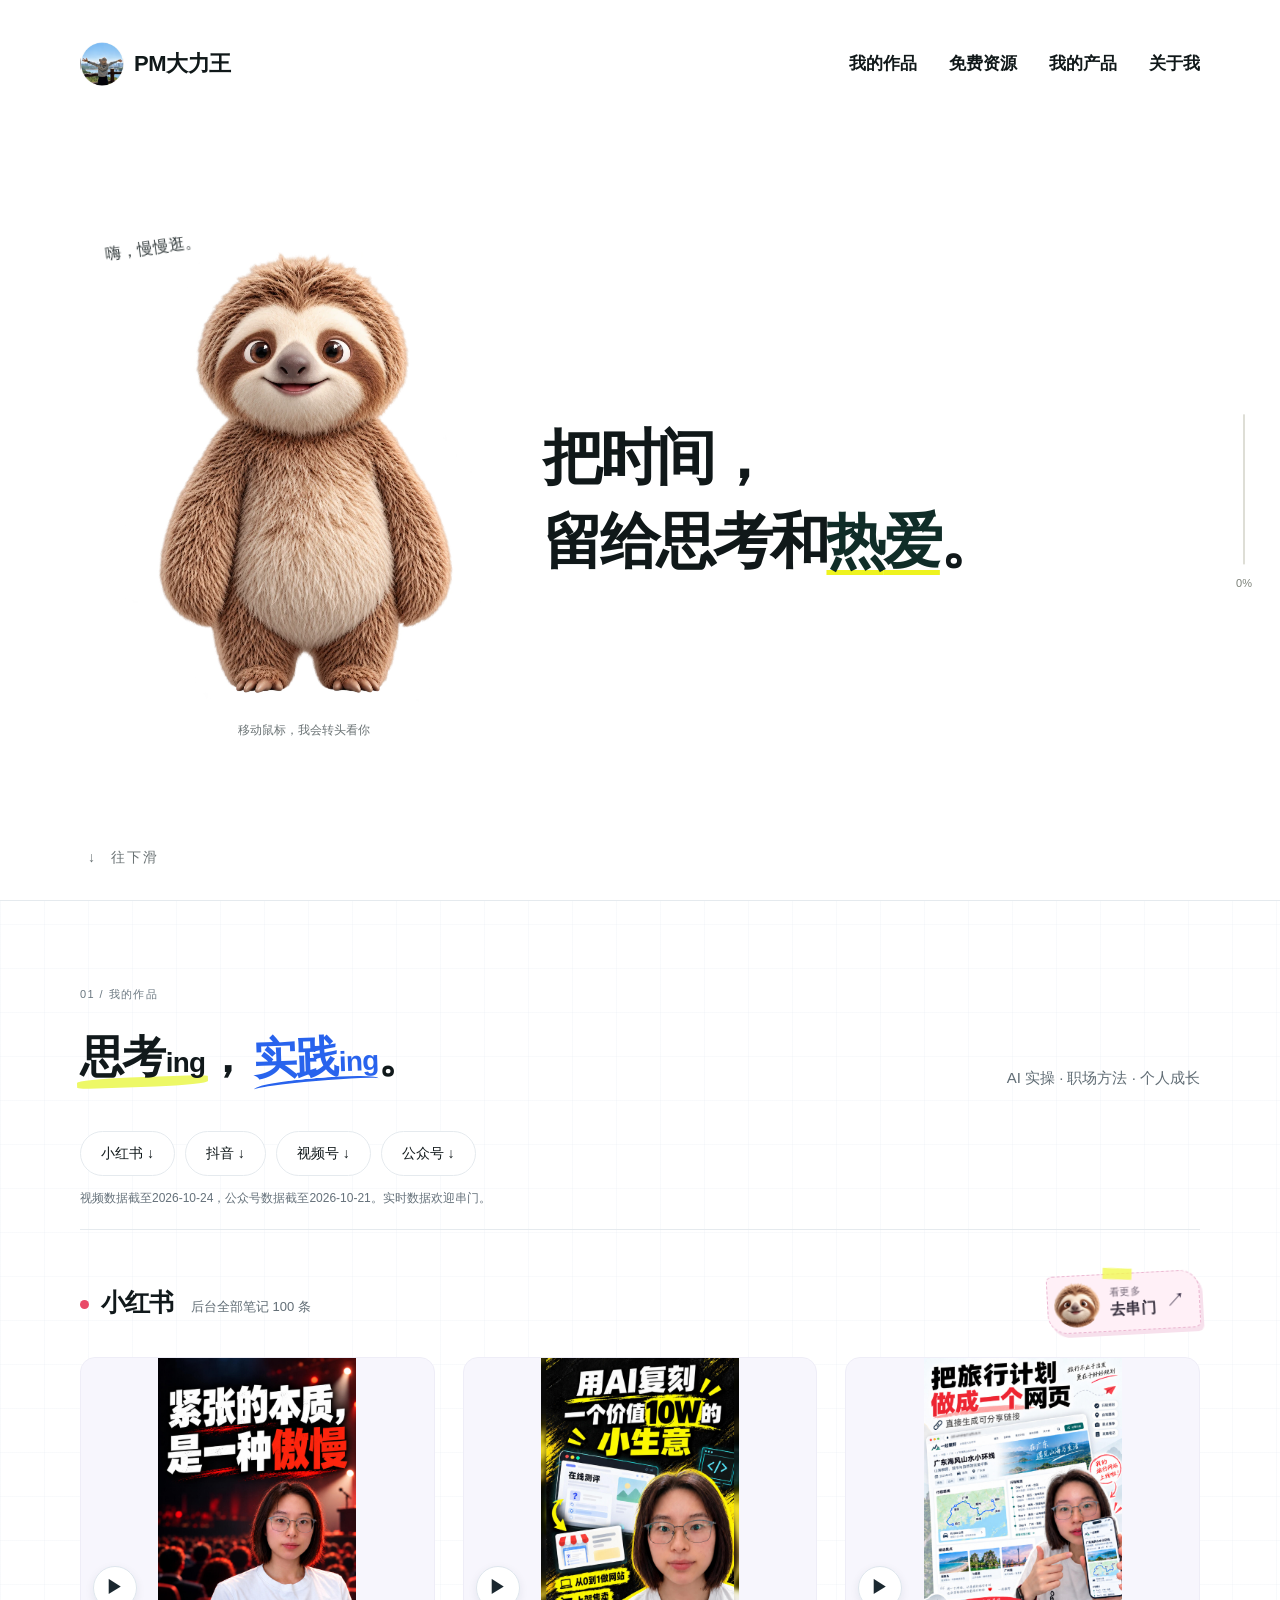
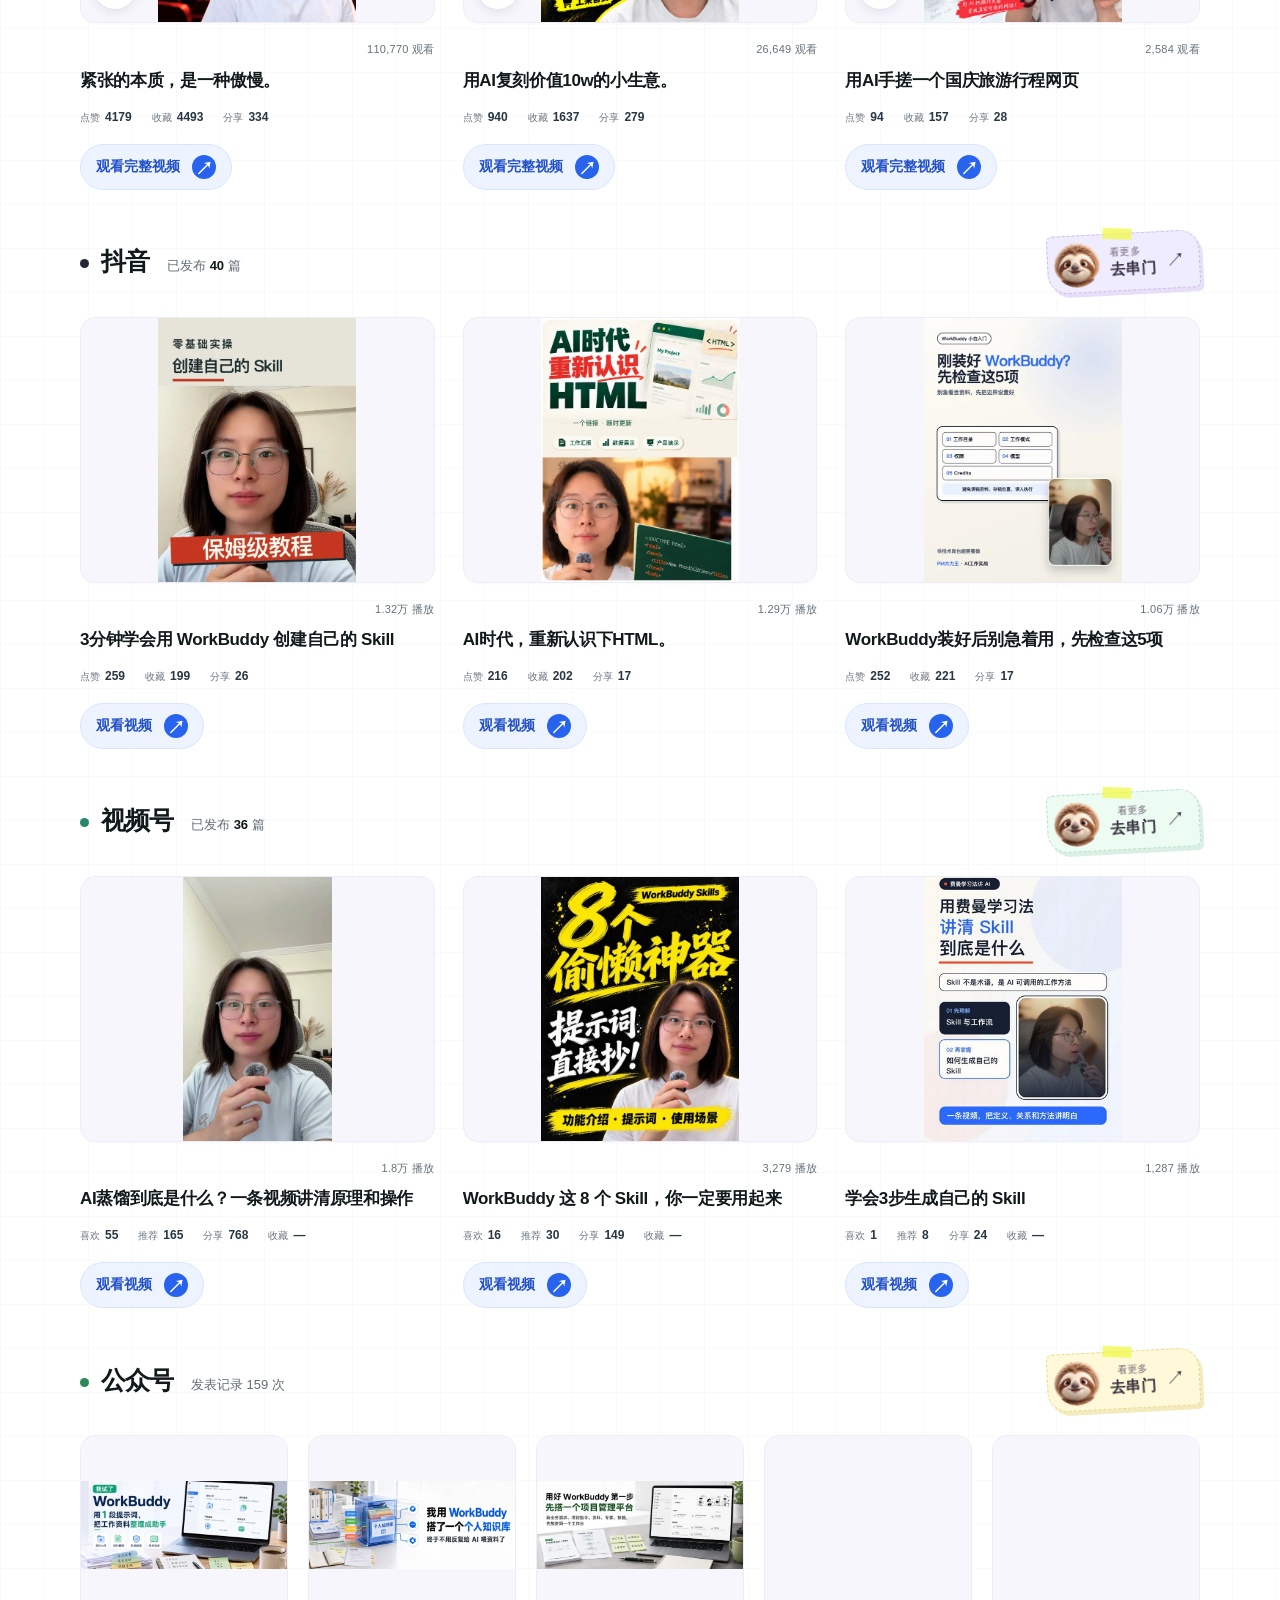
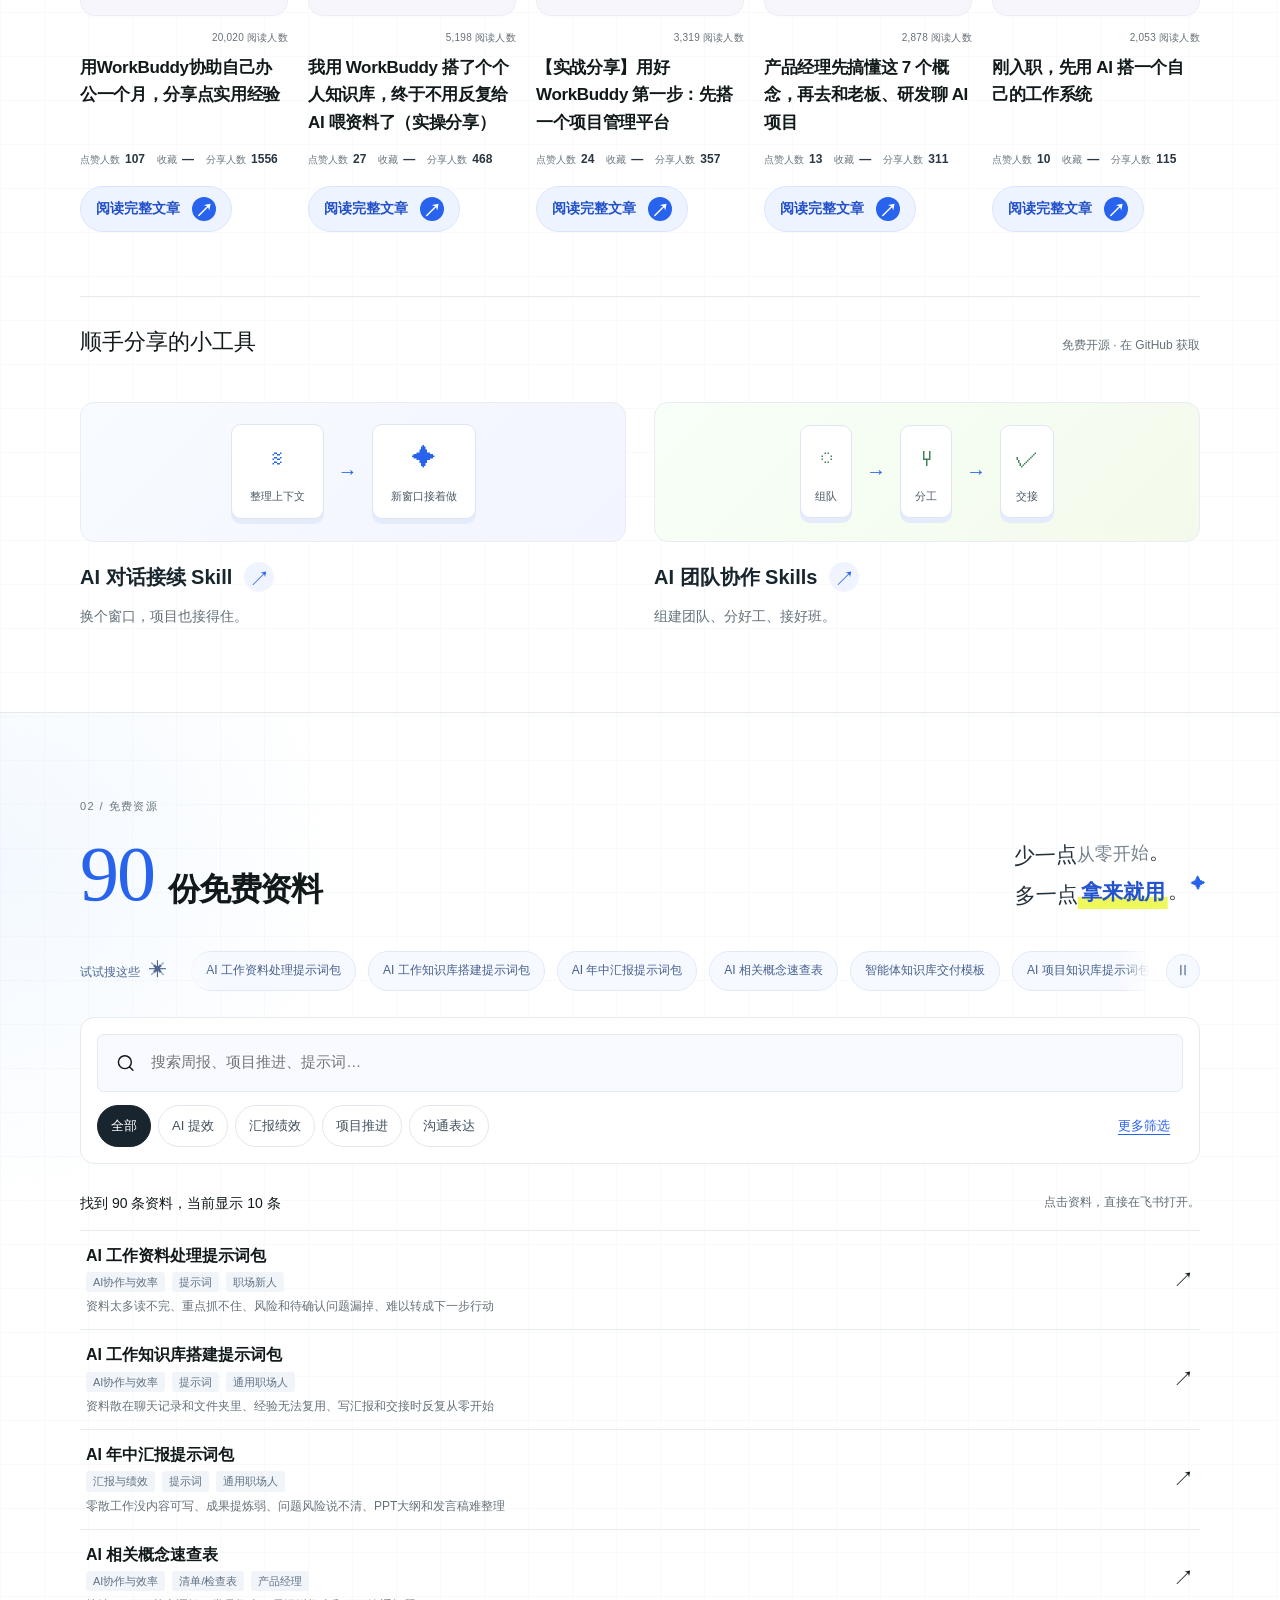
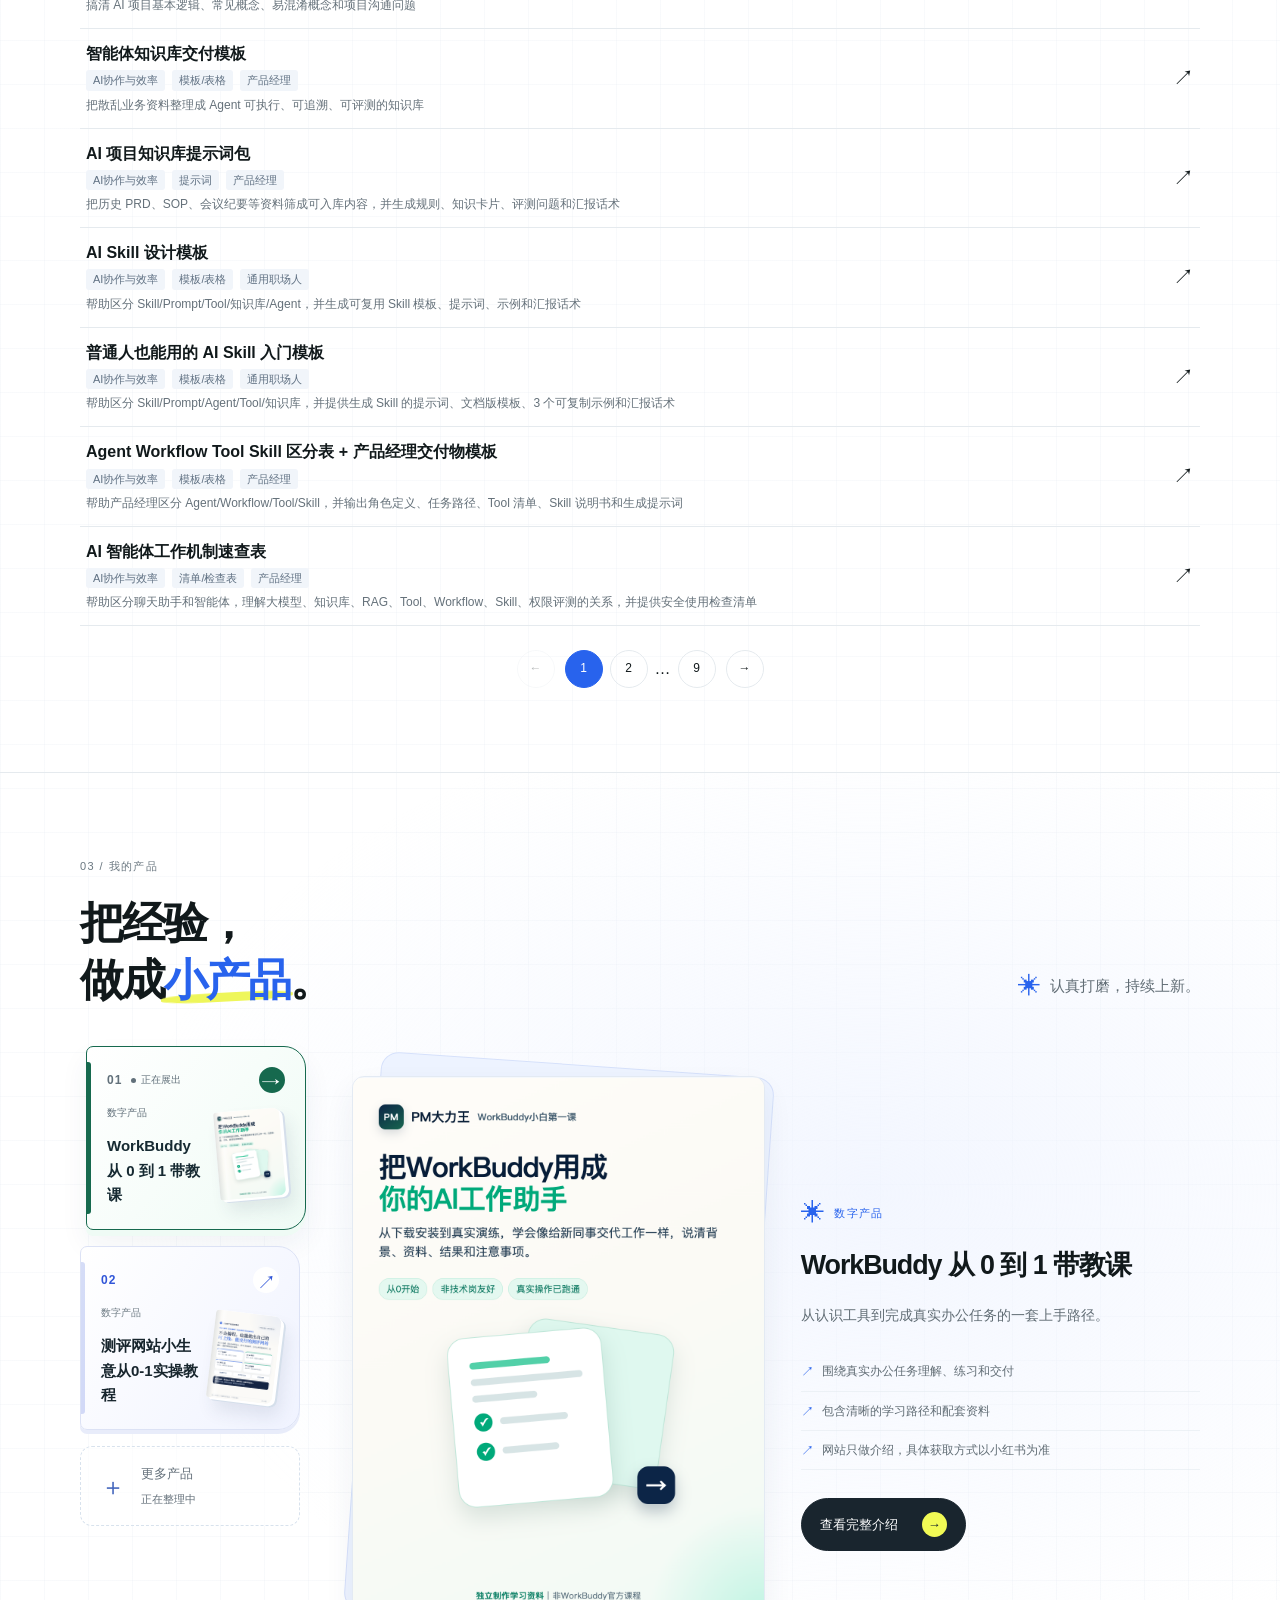
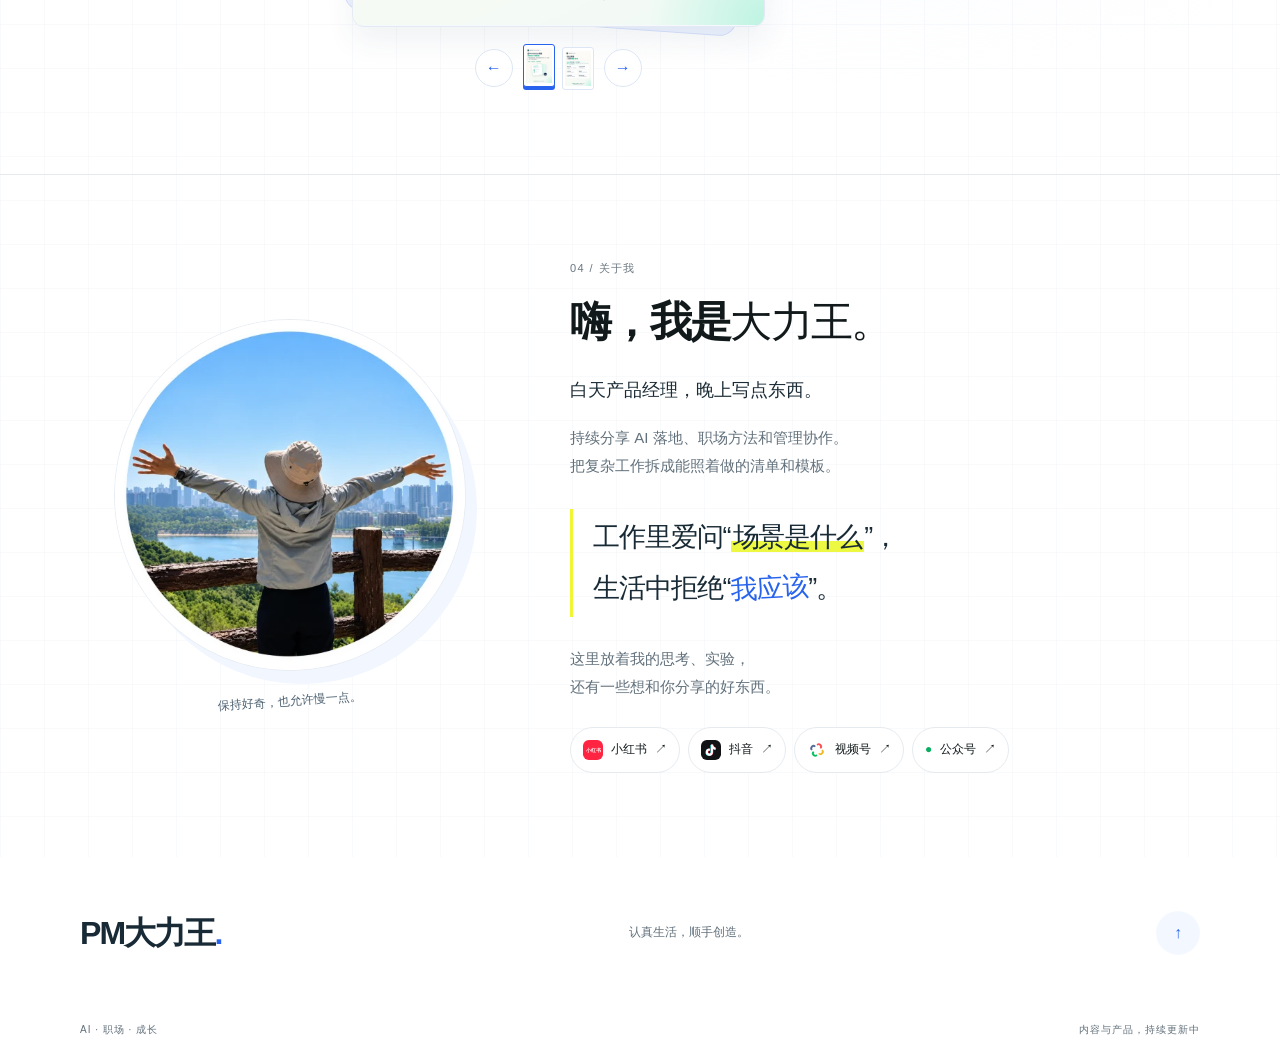
<file: index.html>
<!doctype html>
<html lang="zh-CN">
<head>
<meta charset="utf-8">
<meta name="viewport" content="width=device-width, initial-scale=1, viewport-fit=cover">
<meta name="description" content="PM大力王的个人小站。分享 AI、职场与成长经验，免费模板、开源 Skills 和认真做的小产品。把时间留给思考和热爱。">
<meta name="theme-color" content="#ffffff">
<meta property="og:title" content="PM大力王｜把时间留给思考和热爱">
<meta property="og:description" content="90 份免费资料、免费开源 Skills、AI 与职场内容。白天产品经理，晚上写点东西。">
<meta property="og:type" content="website">
<title>PM大力王｜把时间留给思考和热爱</title>
<script>// Run before parsing anchor targets so reloads always begin at the hero.
window.resetEntryLocation = function () {
  window.history.scrollRestoration = 'manual';
  if (window.location.hash) {
    window.history.replaceState(window.history.state, '', window.location.pathname + window.location.search);
  }
  window.scrollTo({top: 0, left: 0, behavior: 'instant'});
};
window.resetEntryLocation();
</script>
<script>document.documentElement.classList.add('entry-active');</script>
<link rel="icon" type="image/png" href="assets/brand/pm-daliwang-avatar.png">
<link rel="preload" as="image" href="assets/mascot/views/front.webp">
<link rel="preload" as="image" href="assets/mascot/sloth-run-side-v3.webp" fetchpriority="high">
<style data-source="styles/main.css">:root{--ink:#182b32;--muted:#617077;--blue:#afc1c8;--paper:#f7f6f1;--cream:#eeeae1;--line:rgba(24,43,50,.16);--rust:#7b4a32;--radius:18px;--serif:"Songti SC","STSong","Noto Serif CJK SC",serif;--sans:-apple-system,BlinkMacSystemFont,"PingFang SC","Microsoft YaHei",sans-serif}
*{box-sizing:border-box}html{scroll-behavior:smooth;scroll-padding-top:100px}body{margin:0;background:var(--paper);color:var(--ink);font-family:var(--sans);font-size:15px;line-height:1.65;-webkit-font-smoothing:antialiased}a{color:inherit;text-decoration:none}button,input{font:inherit;color:inherit}button,a,input{-webkit-tap-highlight-color:transparent}button{cursor:pointer}button:disabled{cursor:default}button{border:0}img{display:block;max-width:100%}h1,h2,h3,p,figure{margin:0}h1,h2,h3{line-height:1.2;letter-spacing:-.04em}button:focus-visible,a:focus-visible,input:focus-visible,summary:focus-visible{outline:3px solid #91654d;outline-offset:5px}::selection{background:#d7b7a3;color:var(--ink)}[hidden]{display:none!important}.shell{width:min(1240px,calc(100% - 112px));margin-inline:auto}.sr-only,.icon-sprite{position:absolute;width:1px;height:1px;overflow:hidden;clip:rect(0,0,0,0);white-space:nowrap}.skip-link{position:fixed;top:-100px;left:20px;background:white;padding:14px;z-index:100}.skip-link:focus{top:15px}.section{padding:104px 0}section[id]{scroll-margin-top:95px}.serif{font-family:var(--serif);font-weight:500}.eyebrow,.section-index{font-size:11px;letter-spacing:.15em;font-weight:500}.section-index{display:block;margin-bottom:24px;color:var(--muted)}.section-heading{display:flex;justify-content:space-between;align-items:end;gap:32px;margin-bottom:44px}.section-heading h2{font-size:clamp(32px,4.1vw,56px);font-weight:500;line-height:1.24}.section-heading>p{font-size:14px;color:var(--muted);line-height:1.9}.text-link{display:inline-flex;align-items:center;gap:20px;border-bottom:1px solid var(--line);padding:8px 0;font-size:13px}.text-link:hover{color:var(--rust)}.button{display:inline-flex;align-items:center;justify-content:center;gap:24px;min-height:48px;border:1px solid transparent;border-radius:100px;padding:12px 23px;font-size:12px;font-weight:500;transition:transform .2s,background .2s}.button:hover{transform:translateY(-3px)}.button--primary{background:var(--ink);color:white}.button--primary:hover{background:#30464f}.button--outline,.button--quiet{border-color:var(--line);background:transparent}.button--outline:hover,.button--quiet:hover{background:#ffffff30}
.site-header{height:88px;position:absolute;inset:0 0 auto;z-index:20;background:transparent}.header-inner{display:flex;align-items:center;justify-content:space-between;height:100%;gap:24px}.brand{display:inline-flex;align-items:center;gap:10px;font-weight:650;white-space:nowrap;font-size:18px;letter-spacing:-.5px}.brand-avatar{width:30px;height:30px;overflow:hidden;border-radius:50%;flex:none}.brand-avatar img{width:100%;height:100%;object-fit:cover}.brand-period{color:var(--rust)}.site-nav{display:flex;align-items:center;gap:32px}.site-nav a{font-size:12px;letter-spacing:.1em;position:relative;padding:10px 0}.site-nav a:after{content:"";height:1px;background:currentColor;position:absolute;bottom:5px;left:0;width:0;transition:width .2s}.site-nav a:hover:after{width:100%}.header-contact{border:1px solid #182b3245;border-radius:99px;font-size:11px;padding:8px 20px;display:flex;gap:20px}
.hero{background:radial-gradient(ellipse at 25% 75%,#d2dce0 0,transparent 47%),linear-gradient(120deg,#a6b9c2,#b7c8cd);position:relative;overflow:hidden;min-height:min(860px,100svh);padding-top:100px}.hero-layout{display:grid;grid-template-columns:1fr 1fr;gap:64px;align-items:center;min-height:660px;height:calc(100svh - 150px);max-height:770px}.mascot-stage{position:relative;align-self:stretch;display:flex;align-items:end;justify-content:center;min-width:0;padding-bottom:35px}.mascot{display:block;width:min(100%,530px);position:relative;padding:0;background:none;border:0;transform-origin:50% 96%;animation:breathe 6s ease-in-out infinite;touch-action:pan-y;isolation:isolate}.mascot-image{width:100%;height:auto;filter:drop-shadow(0 6px 3px #20323b12);pointer-events:none}.mascot-ground{position:absolute;bottom:20px;left:12%;width:76%;height:24px;background:#26383d30;border-radius:50%;filter:blur(13px)}.eye{position:absolute;top:20.1%;width:6.9%;height:5%;border-radius:49%;overflow:hidden;pointer-events:none}.eye--left{left:34.55%}.eye--right{left:54.85%}.pupil{position:absolute;width:70%;height:79%;left:15%;top:10%;border-radius:50%;background:radial-gradient(circle at 39% 30%,#fff 0 10%,#ffffff25 11% 18%,#111 19% 43%,#39291d 60%,#231911 80%,#422a1b 100%);box-shadow:0 0 2px #20130e;transform:translate(var(--eye-x,0px),var(--eye-y,0px));will-change:transform}.pupil:after{content:"";width:13%;height:13%;background:#ffffff9c;position:absolute;right:20%;bottom:18%;border-radius:50%}.eyelid{position:absolute;inset:0;background:#a88665;border-radius:50%;transform:translateY(-110%)}.is-blinking .eyelid{animation:blink .23s ease-in-out}.mascot.is-greeting{animation:greet .8s ease-in-out}.mascot-note{position:absolute;top:19%;left:0;font-size:12px;color:#324b56;transform:rotate(-8deg)}.mascot-note-line{display:block;width:45px;height:18px;border-bottom:1px solid #324b5680;border-radius:50%;transform:rotate(25deg);margin-left:45px}.mascot-hint{position:absolute;bottom:3px;left:0;right:0;text-align:center;font-size:10px;color:#4c626b;letter-spacing:.1em}.hero-copy{padding:25px 0 45px}.hero-eyebrow{display:flex;align-items:center;gap:14px;margin-bottom:30px;color:#49616c;font-size:10px}.hero-eyebrow>span{width:26px;height:1px;background:#49616c7a}.hero h1{font-family:var(--serif);font-size:clamp(43px,4.7vw,68px);font-weight:500;line-height:1.35;letter-spacing:-.055em;white-space:nowrap}.hero-emphasis{color:var(--rust)}.hero-subtitle{font-size:14px;color:#415862;margin:26px 0 30px;line-height:1.95}.hero-actions{display:flex;flex-wrap:wrap;gap:10px}.hero-facts{display:grid;grid-template-columns:repeat(3,1fr);margin-top:40px;padding-top:22px;border-top:1px solid #182b3220;gap:16px}.hero-facts a{display:flex;flex-direction:column;gap:6px}.hero-facts strong{font-family:var(--serif);font-size:27px;font-weight:500}.hero-facts span{font-size:10px;letter-spacing:.09em;color:#4b616a}.hero-bottom{border-top:1px solid #182b3220;min-height:50px;padding:14px 4%;display:flex;justify-content:space-between;gap:20px;font-size:9px;letter-spacing:.15em;color:#49616c}.hero-bottom a:hover{color:var(--rust)}
.content-section{background:var(--paper)}.content-tabs{display:flex;gap:26px;border-bottom:1px solid var(--line)}.content-tabs button{background:none;padding:13px 0;position:relative;color:var(--muted);font-size:13px}.content-tabs button span{font-size:9px;margin-left:7px;opacity:.55}.content-tabs [aria-selected=true]{color:var(--ink)}.content-tabs [aria-selected=true]:after{content:"";height:2px;background:var(--ink);position:absolute;bottom:-1px;left:0;right:0}.platform-note{font-size:11px;color:var(--muted);padding:15px 0 22px;min-height:55px}.work-grid{display:grid;grid-template-columns:repeat(6,1fr);gap:18px}.work-card{grid-column:span 2;display:flex;flex-direction:column;min-width:0;border-radius:5px;overflow:hidden;transition:transform .25s}.work-card:nth-child(-n+2){grid-column:span 3}.work-card:hover{transform:translateY(-5px)}.work-art{height:190px;padding:24px;position:relative;overflow:hidden;background:var(--cream);display:flex;flex-direction:column;justify-content:space-between}.work-card:nth-child(-n+2) .work-art{height:260px}.work-art small{font-size:10px;letter-spacing:.1em;position:relative;z-index:1}.work-art strong{font-size:clamp(24px,3vw,38px);font-weight:500;line-height:1.3;max-width:85%;position:relative;z-index:1;white-space:pre-line}.work-art:after{content:"";position:absolute;width:180px;height:180px;border:1px solid currentColor;opacity:.15;border-radius:50%;right:-45px;bottom:-55px}.work-art .work-glyph{position:absolute;right:20px;bottom:15px;font-family:Georgia,serif;font-size:110px;line-height:1;opacity:.12}.work-tone-0{background:#c4d1d0}.work-tone-1{background:#ded3c5}.work-tone-2{background:#d4d8ca}.work-tone-3{background:#273e47;color:#f6f3e9}.work-tone-4{background:#dac2b7}.work-meta{display:flex;justify-content:space-between;gap:20px;padding:17px 0 8px;font-size:10px;color:var(--muted)}.work-card h3{font-size:15px;line-height:1.55;font-weight:550;letter-spacing:0;padding-bottom:10px}.work-card .work-open{font-size:12px;display:flex;justify-content:space-between;border-top:1px solid var(--line);padding:10px 0}.work-placeholder{border:1px dashed #8c989d55;padding:22px;min-height:170px;border-radius:5px;background:#eeede780}.work-placeholder:hover{transform:none}.work-placeholder span{font-family:var(--serif);font-size:30px;color:#a2aaa7}.work-placeholder h3{margin:16px 0 8px;font-size:15px}.work-placeholder p{font-size:12px;color:var(--muted)}
.skills-section{background:#eeeae1}.skills-grid{display:grid;grid-template-columns:1.15fr 1fr;gap:20px}.skill-card{padding:32px;background:#f8f6f0;border:1px solid #182b3210;border-radius:10px;display:block;transition:background .2s,transform .2s}.skill-card:hover{background:#fff;transform:translateY(-4px)}.skill-meta{display:flex;justify-content:space-between;gap:20px;font-size:10px;color:var(--muted);margin-bottom:26px;letter-spacing:.07em}.skill-card h3{font-size:25px;font-weight:500;margin-bottom:16px}.skill-card p{font-size:13px;line-height:1.9;color:var(--muted)}.skill-card--main h3{font-family:var(--serif);font-size:46px;line-height:1.25;margin-top:40px}.skill-stack{display:grid;gap:20px}.handoff-demo{display:flex;align-items:center;justify-content:space-between;gap:8px;margin:50px 0 35px;padding:26px 12px;border:1px solid var(--line);border-radius:6px;background:#edece3}.handoff-demo>div{min-width:0;text-align:center}.handoff-demo span{font-size:9px;color:var(--muted);display:block;white-space:nowrap}.handoff-demo strong{font-size:15px;display:block;font-weight:500}.handoff-line{opacity:.5}.handoff-file{padding:12px 9px;background:#d4dfda;border-radius:4px}.skill-link{display:flex;justify-content:space-between;font-size:12px;border-top:1px solid var(--line);padding-top:18px}.team-demo,.collab-demo{display:flex;gap:10px;margin-top:22px;font-size:10px;align-items:center}.team-demo span{background:#e7ece5;border-radius:50%;width:42px;height:42px;display:grid;place-items:center}.team-demo i{color:#a8b4ae;font-style:normal}.collab-demo span{border:1px solid var(--line);padding:6px 13px;border-radius:4px}.collab-demo span:last-child{background:#d7e2d8}
.directory{padding:104px 0;background:#fafaf7}.resource-title{display:flex;gap:14px;align-items:baseline}.resource-title strong{font-family:var(--serif);font-size:86px;font-weight:400;line-height:1}.resource-title span{font-size:32px;letter-spacing:-.04em}.catalog-tools{border:1px solid var(--line);background:#f0f1eb;padding:18px;border-radius:12px}.hero-search{display:flex;align-items:center;gap:14px;background:white;border:1px solid #182b3217;padding:10px 18px;min-height:58px;border-radius:7px}.hero-search input{min-width:0;width:100%;border:0;outline:0;background:transparent;font-size:15px}.hero-search:focus-within{outline:2px solid #667b83;outline-offset:1px}.search-clear{background:none;font-size:12px;flex:none;min-height:36px}.quick-filters{display:flex;justify-content:space-between;gap:16px;align-items:center;margin-top:13px}.filter-row{display:flex;gap:7px;flex-wrap:wrap}.filter-chip,.filter-more{font-size:12px;padding:8px 13px;min-height:38px;border:1px solid #182b3220;border-radius:99px;background:transparent;white-space:nowrap}.filter-chip.is-active{background:var(--ink);border-color:var(--ink);color:white}.filter-more{flex:none;border:0;text-decoration:underline;text-underline-offset:4px}.selected-filters{display:flex;gap:8px;flex-wrap:wrap;margin-top:12px}.selected-filters button{background:#e2e5dd;font-size:11px;padding:5px 10px;border-radius:5px}.selected-filters span{margin-left:10px}.results-bar{display:flex;justify-content:space-between;align-items:center;gap:20px;margin:28px 0 15px}.results-summary{font-size:12px}.access-note{font-size:10px;color:var(--muted)}.resource-list{border-top:1px solid var(--line)}.resource-item{display:flex;align-items:center;justify-content:space-between;gap:20px;padding:14px 9px;border-bottom:1px solid var(--line);transition:background .2s,padding .2s}.resource-item:hover{background:#eeeee6;padding-left:17px}.resource-item h3{font-size:15px;line-height:1.4;letter-spacing:0;font-weight:550}.resource-item__content{min-width:0}.resource-item__meta{display:flex;gap:7px;flex-wrap:wrap;font-size:10px;color:var(--muted);margin-top:5px}.resource-item__meta span{background:#eceee7;padding:1px 7px;border-radius:3px}.resource-item__problem{font-size:11px;color:var(--muted);margin-top:5px;line-height:1.5}.resource-item__open{flex:none;font-size:21px}.empty-state{padding:40px 20px;text-align:center;grid-column:1/-1}.empty-state button{margin-top:16px}.pagination{display:flex;gap:10px;align-items:center;justify-content:center;margin-top:24px}.pagination button{width:38px;height:38px;border:1px solid var(--line);border-radius:50%;background:transparent;font-size:12px}.pagination button[aria-current=page]{background:var(--ink);color:white}.pagination button:disabled{opacity:.3}.pagination__pages{display:flex;gap:7px;align-items:center}.pagination__status{display:none;font-size:12px}.filter-dialog{width:min(550px,calc(100% - 32px));max-height:85svh;overflow:auto;border:0;border-radius:16px;padding:0;background:#f7f6f1;color:var(--ink)}dialog::backdrop{background:#10202780;backdrop-filter:blur(5px)}.filter-panel__header,.filter-panel__footer{padding:22px;display:flex;justify-content:space-between;align-items:center;gap:20px}.filter-panel__header strong{font-size:22px}.filter-close{width:40px;height:40px;border-radius:50%;background:#e9e9df;font-size:25px}.filter-panel__body{padding:0 22px}.filter-panel__body details{border-top:1px solid var(--line);padding:15px 0}.filter-panel__body summary{font-size:14px;cursor:pointer}.filter-options{display:flex;flex-wrap:wrap;gap:8px;padding-top:15px}.filter-options button{border:1px solid var(--line);border-radius:99px;padding:8px 14px;font-size:12px;background:none;min-height:38px}.filter-options .is-active{background:var(--ink);color:white}.filter-reset{background:none;font-size:13px}.filter-panel__footer{border-top:1px solid var(--line);position:sticky;bottom:0;background:var(--paper)}
.product{background:#e6e8df}.product-layout{display:grid;grid-template-columns:230px minmax(0,1fr);gap:30px}.product-shelf{display:flex;flex-direction:column;gap:12px}.product-shelf__item,.product-shelf__coming{padding:22px;text-align:left;border:1px solid var(--line);border-radius:8px;background:transparent;display:flex;flex-direction:column;gap:12px}.product-shelf__item span{font-size:10px;color:var(--muted)}.product-shelf__item strong{font-size:16px;font-weight:500;line-height:1.5}.product-shelf__item.is-active{background:var(--ink);color:white}.product-shelf__item.is-active span{color:#b7c7ca}.product-shelf__coming{border-style:dashed;color:var(--muted);min-height:160px;justify-content:center}.product-shelf__coming>span{font-size:25px}.product-shelf__coming strong{font-size:14px;font-weight:500}.product-shelf__coming small{font-size:11px}.product-showcase{display:grid;grid-template-columns:1fr .9fr;gap:28px;align-items:center;padding:28px;background:#f7f6ef;border-radius:12px;min-width:0}.product-gallery{min-width:0}.product-gallery__viewport{background:#eae9df;border-radius:6px;overflow:hidden;aspect-ratio:3/4;display:grid;place-items:center}.product-gallery__image{width:100%;height:100%;margin:0}.product-gallery__image img{width:100%;height:100%;object-fit:contain;display:block}.product-gallery__controls{display:flex;align-items:center;justify-content:center;gap:14px;margin-top:13px}.product-gallery__controls>button{width:38px;height:38px;flex:none;background:transparent;border:1px solid var(--line);border-radius:50%}.product-gallery__thumbs{display:flex;gap:7px;justify-content:center;min-width:0;flex-wrap:wrap}.product-gallery__thumbs button{width:32px;height:43px;padding:2px;background:none;border:1px solid transparent;border-radius:3px}.product-gallery__thumbs button[aria-pressed=true]{border-color:var(--rust)}.product-gallery__thumbs img{width:100%;height:100%;object-fit:contain}.product-card__kicker{font-size:10px;color:var(--muted);margin-bottom:20px}.product-showcase h3{font-size:25px;line-height:1.45;font-weight:500;margin-bottom:18px}.product-showcase__copy>p:not(.product-card__kicker){color:var(--muted);font-size:13px}.product-showcase__highlights,.check-list{padding-left:17px;font-size:12px;color:var(--muted);line-height:1.9;margin:25px 0}.product-showcase .button{font-size:11px;gap:10px;padding:12px 18px}
.about{background:#f7f6f1}.about-layout{display:grid;grid-template-columns:.8fr 1.2fr;align-items:center;gap:100px}.about-portrait{position:relative;text-align:center}.about-avatar{width:100%;height:auto;aspect-ratio:1;border-radius:50%;object-fit:cover;border:8px solid white}.about-portrait>span{display:block;font-size:11px;color:var(--muted);margin-top:22px;transform:rotate(-4deg)}.about-copy h2{font-size:42px;font-weight:500;margin-bottom:28px}.about-copy>p{font-size:14px;line-height:2;color:var(--muted);margin-top:16px}.about-copy .about-lead{font-size:17px;color:var(--ink);font-weight:500}.about-links{display:grid;grid-template-columns:repeat(4,1fr);gap:8px;margin-top:28px}.social-link{display:flex;align-items:center;justify-content:center;gap:7px;background:none;border:1px solid var(--line);border-radius:99px;padding:9px 10px;min-height:44px;font-size:11px;white-space:nowrap}.social-link:hover{background:#ebece4}.social-link__icon{width:20px;height:20px;flex:none}.wechat-icon{color:#0aaf62}.github-about{margin-top:15px}.wechat-dialog{position:fixed;border:0;width:min(430px,calc(100% - 32px));border-radius:16px;background:var(--paper);color:var(--ink);padding:36px;max-height:85svh;overflow:auto}.wechat-dialog .filter-close{position:absolute;right:16px;top:16px}.wechat-dialog h2{font-size:32px;margin:30px 0 20px}.wechat-dialog p:not(.eyebrow){font-size:14px;margin:18px 0}.wechat-dialog .button{margin:8px 0;width:100%}.wechat-dialog .text-link{display:flex;justify-content:center}.wechat-dialog .wechat-small{font-size:11px!important;color:var(--muted)}.social-feedback{position:fixed;bottom:25px;left:50%;transform:translateX(-50%);z-index:100;background:var(--ink);color:white;border-radius:10px;padding:15px 22px;font-size:13px;max-width:90vw;text-align:center;box-shadow:0 10px 30px #14252d22}.site-footer{background:#1a3038;color:#edece4;padding:50px 0 25px}.footer-inner{display:flex;align-items:center;justify-content:space-between;gap:24px}.footer-brand{font-size:32px;font-weight:600;letter-spacing:-.06em}.footer-brand span{color:#b28a6c}.footer-inner p{font-size:12px;color:#a5b5b9}.back-top{width:44px;height:44px;border:1px solid #ffffff30;border-radius:50%;display:grid;place-items:center}.footer-bottom{border-top:1px solid #ffffff20;padding-top:22px;margin-top:40px;display:flex;justify-content:space-between;font-size:10px;letter-spacing:.1em;color:#a5b5b9}
.product-page{background:#e6e8df}.product-page .site-header{position:relative}.back-link{font-size:12px}.product-detail{padding:60px 0 100px;min-height:75vh}.product-detail__layout{display:grid;grid-template-columns:1fr 1fr;gap:80px;align-items:start}.product-detail__copy{position:sticky;top:40px}.product-detail h1{font-size:44px;line-height:1.3;margin:26px 0}.product-detail__summary{font-size:19px;margin-bottom:20px}.product-detail__audience{font-size:14px;color:var(--muted)}.product-detail__actions{margin-top:30px}.product-detail .product-gallery{max-width:520px}.notice{font-size:13px;color:var(--muted)}
.skip-link{opacity:0;pointer-events:none}.skip-link:focus{opacity:1;pointer-events:auto}
.site-header:not(.site-header--dark){position:fixed;transition:background .2s}.site-header.is-scrolled{background:#f7f6f1f2;backdrop-filter:blur(12px);border-bottom:1px solid var(--line)}html{scroll-padding-top:0}section[id]{scroll-margin-top:112px}#top{scroll-margin-top:0}.product-page .site-header{position:relative!important}
@keyframes breathe{0%,100%{transform:translateY(0) rotate(-.25deg)}50%{transform:translateY(-5px) rotate(.25deg)}}@keyframes blink{0%,100%{transform:translateY(-110%)}50%{transform:translateY(0)}}@keyframes greet{0%,100%{transform:rotate(0)}25%{transform:rotate(-3deg)}70%{transform:rotate(3deg)}}
@media(min-width:1500px){.hero-layout{gap:100px}.mascot-stage{padding-bottom:25px}}
@media(max-width:1100px){.shell{width:calc(100% - 72px)}.hero-layout{gap:30px;min-height:590px;height:calc(100svh - 150px)}.hero h1{font-size:48px}.hero-actions .button{padding:11px 16px;gap:10px;font-size:11px}.mascot-note{top:26%;left:-10px}.about-layout{gap:55px}.about-links{grid-template-columns:repeat(2,1fr)}.product-layout{grid-template-columns:190px 1fr;gap:18px}.product-showcase{gap:20px;padding:20px}.product-showcase h3{font-size:21px}.skills-grid{grid-template-columns:1fr 1fr}.skill-card{padding:26px}.skill-card--main h3{font-size:39px}.site-nav{gap:22px}}
@media(max-width:760px){html{scroll-padding-top:20px}.shell{width:calc(100% - 40px)}.site-header{height:100px}.header-inner{align-content:center;display:grid;grid-template-columns:1fr auto;gap:10px 20px}.brand{font-size:16px}.brand-avatar{width:27px;height:27px}.header-contact{font-size:10px;padding:6px 13px;grid-column:2;grid-row:1}.site-nav{grid-row:2;grid-column:1/-1;justify-content:space-between;gap:15px;border-top:1px solid #182b3217;padding-top:5px}.site-nav a{font-size:11px;padding:4px 0}.hero{padding-top:110px;min-height:0}.hero-layout{display:flex;flex-direction:column;height:auto;max-height:none;min-height:0;gap:0}.mascot-stage{order:1;width:100%;height:285px;min-height:0;align-items:end;padding-bottom:12px}.mascot{width:245px}.mascot-ground{bottom:5px;left:25%;width:50%;height:15px}.mascot-note{top:27%;left:4%;font-size:10px}.mascot-hint{bottom:0;font-size:8px;left:auto;right:0;max-width:70px;line-height:1.7}.hero-copy{order:2;padding:20px 0 28px;width:100%;text-align:center}.hero-eyebrow{justify-content:center;font-size:9px;margin-bottom:16px}.hero h1{font-size:43px;line-height:1.22;letter-spacing:-.055em}.hero-subtitle{font-size:12px;margin:18px 0 22px;line-height:1.8}.desktop-break{display:none}.hero-actions{justify-content:center;gap:8px}.hero-actions .button{min-height:44px;padding:10px 17px;font-size:11px}.hero-facts{margin-top:25px;padding-top:17px;text-align:left;gap:12px}.hero-facts strong{font-size:24px}.hero-facts span{font-size:9px;letter-spacing:0}.hero-bottom{font-size:8px;justify-content:center;min-height:38px;padding:10px 15px}.hero-bottom>span{display:none}.section,.directory{padding:65px 0}.section-heading{gap:20px;margin-bottom:28px;align-items:end}.section-heading h2{font-size:32px}.section-index{font-size:9px;margin-bottom:17px;letter-spacing:.1em}.section-heading>p{font-size:10px}.section-heading>.text-link{font-size:10px}.content-tabs{gap:0;justify-content:space-between}.content-tabs button{font-size:12px;padding:10px 0}.content-tabs button span{font-size:8px;margin-left:4px}.platform-note{font-size:10px;line-height:1.7;padding:12px 0 18px}.work-grid{grid-template-columns:1fr 1fr;gap:22px 12px}.work-card,.work-card:nth-child(-n+2){grid-column:span 1}.work-card:first-child{grid-column:1/-1}.work-art,.work-card:nth-child(-n+2) .work-art{height:170px;padding:17px}.work-card:first-child .work-art{height:225px;padding:24px}.work-art strong{font-size:22px;max-width:100%}.work-card:first-child .work-art strong{font-size:32px}.work-art small{font-size:8px}.work-art .work-glyph{font-size:75px}.work-meta{font-size:9px;gap:5px;padding-top:12px;flex-wrap:wrap}.work-card h3{font-size:12px;line-height:1.5}.work-card .work-open{font-size:10px}.work-placeholder{padding:18px;min-height:160px}.work-placeholder h3{font-size:13px}.work-placeholder p{font-size:11px}.skills-grid{grid-template-columns:1fr;gap:14px}.skill-stack{gap:14px}.skill-card{padding:24px}.skill-card--main h3{font-size:38px;margin-top:25px}.skill-meta{margin-bottom:20px;font-size:9px}.skill-card h3{font-size:24px}.skill-card--main h3{font-size:38px}.skill-card p{font-size:12px}.handoff-demo{margin:30px 0 25px;padding:20px 10px}.handoff-demo strong{font-size:13px}.handoff-demo span{font-size:8px}.resource-title{gap:10px}.resource-title strong{font-size:64px}.resource-title span{font-size:22px}.directory .section-heading>p{display:none}.catalog-tools{padding:12px;border-radius:10px}.hero-search{padding:8px 12px;gap:8px;min-height:49px}.hero-search input{font-size:13px}.quick-filters{gap:7px;align-items:start}.filter-row{gap:6px}.filter-chip{padding:6px 10px;font-size:10px;min-height:34px}.filter-more{padding:7px 0;font-size:10px;min-height:34px}.results-bar{margin-top:21px}.results-summary{font-size:11px}.access-note{display:none}.resource-item{padding:12px 3px;gap:12px}.resource-item h3{font-size:13px}.resource-item__meta{font-size:9px;gap:4px}.resource-item__meta span{padding:1px 5px}.resource-item__problem{font-size:10px;display:-webkit-box;-webkit-line-clamp:2;-webkit-box-orient:vertical;overflow:hidden}.resource-item__open{font-size:18px}.pagination{gap:20px}.pagination__pages{display:none}.pagination__status{display:block}.product-layout{grid-template-columns:1fr;gap:18px}.product-shelf{display:grid;grid-template-columns:1fr 1fr;gap:10px}.product-shelf__item,.product-shelf__coming{padding:15px;min-height:110px;gap:8px}.product-shelf__item strong{font-size:13px}.product-shelf__coming strong{font-size:12px}.product-shelf__coming>span{font-size:19px}.product-showcase{grid-template-columns:1fr;padding:22px;gap:25px}.product-gallery--inline{max-width:310px;margin:auto;width:100%}.product-card__kicker{margin-bottom:12px}.product-showcase h3{font-size:23px}.product-showcase__highlights{margin:16px 0 22px}.about-layout{grid-template-columns:1fr;gap:40px}.about-portrait{max-width:210px;margin:0 auto}.about-portrait>span{font-size:10px;margin-top:15px}.about-copy h2{font-size:33px}.about-copy>p{font-size:12px}.about-copy .about-lead{font-size:16px}.about-links{grid-template-columns:repeat(4,1fr);gap:5px}.social-link{gap:4px;font-size:10px;padding:8px 5px}.social-link__icon{width:16px;height:16px}.social-link>span:last-child:not(:first-child){font-size:9px}.site-footer{padding-top:35px}.footer-inner{flex-wrap:wrap;gap:18px}.footer-brand{font-size:25px}.footer-inner p{font-size:10px}.footer-bottom{font-size:9px;margin-top:25px}.back-top{width:36px;height:36px}.product-page .site-header{height:75px}.product-page .header-inner{display:flex}.product-detail{padding:30px 0 70px}.product-detail__layout{grid-template-columns:1fr;gap:35px}.product-detail__copy{position:static}.product-detail h1{font-size:33px}.product-detail__summary{font-size:16px}.product-detail .product-gallery{width:100%;max-width:420px;margin:auto}.wechat-dialog{padding:28px}.filter-dialog{border-radius:16px 16px 0 0;margin:auto 0 0;width:100%;max-width:100%;max-height:85svh}.filter-panel__footer{padding-bottom:max(22px,env(safe-area-inset-bottom))}}
@media(max-width:360px){.shell{width:calc(100% - 32px)}.hero h1{font-size:37px}.hero-actions .button{font-size:10px;padding-inline:13px}.about-links{grid-template-columns:repeat(2,1fr)}.mascot-note{left:0}.section-heading h2{font-size:29px}.resource-title span{font-size:20px}}
@media(prefers-reduced-motion:reduce){html{scroll-behavior:auto}*,*:before,*:after{animation:none!important;transition:none!important;scroll-behavior:auto!important}.mascot{transform:none!important}.pupil{will-change:auto}}
</style>
<style data-source="styles/editorial.css">/* Quiet graph-paper canvas; the reference informs the surface, not its branding. */
:root{--paper:#fffefa;--ink:#252b29;--muted:#666d68;--line:rgba(45,51,45,.13);--rust:#846447}
body{font-size:16px;background-color:#fefdf9;background-image:linear-gradient(rgba(97,87,63,.045) 1px,transparent 1px),linear-gradient(90deg,rgba(97,87,63,.045) 1px,transparent 1px),radial-gradient(ellipse at 4% 10%,#fbefd480,transparent 45%),radial-gradient(ellipse at 96% 62%,#f9ead14d,transparent 40%);background-size:44px 44px,44px 44px,100% 100%,100% 100%;background-attachment:fixed}
.shell{width:min(1120px,calc(100% - 144px))}
.hero,.content-section,.directory,.product,.about{background:transparent}
.section,.directory{padding:88px 0;border-top:1px solid var(--line)}
.section-index{font-size:12px;letter-spacing:.1em;margin-bottom:20px}
.section-heading h2{font-size:clamp(30px,3.4vw,44px);line-height:1.3}
.section-heading>p{font-size:15px;max-width:300px}
.site-header{height:84px}
.site-header.is-scrolled{background:#fffdf6e8}
.brand{font-size:20px}.brand-avatar{width:36px;height:36px}
.site-nav{gap:28px}.site-nav a{font-size:16px;letter-spacing:0;font-weight:500;padding:12px 0}
.site-nav a[aria-current]:after{width:100%}
.header-contact{font-size:14px;padding:10px 18px;background:#fffaf0;transition:background .2s,transform .2s}
.header-contact:hover{background:#efe5cd;transform:translateY(-2px)}
.button{font-size:15px;min-height:48px;gap:16px}
.hero{padding-top:100px;min-height:0}
.hero-layout{height:calc(100svh - 160px);min-height:650px;max-height:800px;gap:60px}
.hero h1{font-size:clamp(46px,4.7vw,66px);line-height:1.3}
.hero-eyebrow{font-size:13px;letter-spacing:.08em}
.hero-subtitle{font-size:16px;color:var(--muted);margin:25px 0}
.hero-visit{display:inline-flex;gap:10px;align-items:center;font-size:15px;margin-top:23px;padding:8px 0;border-bottom:1px solid var(--line);transition:gap .2s}
.hero-visit:hover{gap:15px}.hero-visit img{border-radius:50%}.hero-visit small{font-size:12px;color:var(--muted);margin-left:8px}
.hero-facts{display:flex;justify-content:space-between;align-items:center;margin-top:25px;padding-top:20px}
.hero-facts a{flex-direction:row;gap:10px;align-items:center}
.hero-facts strong{font-size:38px}.hero-facts span{font-size:12px;letter-spacing:0;color:var(--muted);line-height:1.7}
.hero-bottom{font-size:12px;letter-spacing:.04em;min-height:48px;color:var(--muted)}
.mascot{animation:none;perspective:700px}
.mascot-body{mask-image:linear-gradient(to bottom,transparent 33%,#000 40%);animation:body-breathe 5.5s ease-in-out infinite;transform-origin:50% 95%}
.mascot-head{position:absolute;inset:0;display:block;transform-origin:50% 37%;transition:transform .3s cubic-bezier(.2,.7,.2,1);will-change:transform;pointer-events:none}
.mascot-head>img{width:100%;height:100%;mask-image:linear-gradient(to bottom,#000 36%,transparent 42%);pointer-events:none}
.mascot-head .eye{z-index:1}.mascot.is-greeting{animation:none}.mascot.is-greeting .mascot-head{filter:brightness(1.025)}
.mascot-ground{background:#65594020}
.mascot-note{font-size:14px;color:var(--rust)}
.mascot-hint{font-size:12px;letter-spacing:0;color:var(--muted)}
@keyframes body-breathe{0%,100%{transform:scaleX(1) scaleY(1) rotate(-.25deg)}50%{transform:scaleX(1.008) scaleY(1.006) rotate(.25deg)}}
.reading-progress{position:fixed;left:24px;top:50%;transform:translateY(-20%);z-index:30;display:grid;justify-items:center;gap:10px;pointer-events:none}
.reading-progress__track{width:2px;height:150px;background:#deded6}
.reading-progress__track span{display:block;width:100%;height:100%;background:#3d4840;transform:scaleY(0);transform-origin:top}
.reading-progress output{font-size:11px;color:#7b8078;font-variant-numeric:tabular-nums;min-width:32px;text-align:center}
.platform-jump{display:flex;flex-wrap:wrap;gap:10px;margin-bottom:35px}
.platform-jump a{font-size:14px;border:1px solid var(--line);border-radius:99px;background:#fff9;padding:9px 18px;transition:background .2s,transform .2s}
.platform-jump a:hover{background:#ece9dd;transform:translateY(-2px)}
.platform-section{margin-top:44px;scroll-margin-top:110px}
.platform-heading{display:flex;align-items:baseline;justify-content:space-between;gap:20px}
.platform-heading h3{font-size:25px;font-weight:600;letter-spacing:0}
.platform-heading p{font-size:13px;color:var(--muted)}
.platform-heading strong{color:var(--ink);font-weight:500}
.platform-heading small{font-size:11px;margin-left:10px}
.platform-note{font-size:12px;min-height:0;padding:10px 0 18px;line-height:1.6}
.work-grid{display:grid;grid-template-columns:repeat(3,minmax(0,1fr));gap:24px}
.work-card,.work-card:nth-child(-n+2),.work-card:first-child{grid-column:auto;min-height:0;padding:0;border:1px solid var(--line);border-radius:15px;overflow:hidden;background:#fff;transition:transform .28s,box-shadow .28s,border-color .28s}
.work-card:hover{transform:translateY(-5px);box-shadow:0 14px 34px #3b331410;border-color:#aca58d}
.work-placeholder{border-style:dashed;background:#fffdf7}
.work-media{position:relative;aspect-ratio:4/3;overflow:hidden;background:#eeece6}
.work-media>img{width:100%;height:100%;object-fit:contain;transition:transform .4s}
.work-card:hover .work-media>img{transform:scale(1.025)}
.work-media video{position:absolute;inset:0;width:100%;height:100%;object-fit:contain;background:#222;opacity:0;pointer-events:none}
.work-media.is-playing video{opacity:1}
.cover-pending{height:100%;padding:24px;display:flex;flex-direction:column;justify-content:space-between;color:#9b9c90;background:#f3f1e8}
.cover-pending>span{font-size:14px}.cover-pending>strong{font-size:65px;font-family:var(--serif);font-weight:400;line-height:1;color:#d3cbb8}
.cover-pending>small{font-size:12px}
.work-body{padding:18px;display:flex;flex-direction:column;flex:1}
.work-meta{padding:0 0 12px;font-size:12px;gap:8px}
.work-card h3,.work-placeholder h3{font-size:17px;line-height:1.55;min-height:53px;font-weight:550;padding:0;margin:0 0 17px;letter-spacing:0}
.work-card .work-open{margin-top:auto;font-size:13px;padding:12px 0 0;transition:color .2s}
.work-open:hover{color:var(--rust)}.work-open--pending{color:#7f8279}
.preview-control{position:absolute;bottom:10px;left:10px;z-index:2;background:#ffffffed;color:#27332c;border-radius:99px;padding:9px 13px;font-size:12px;min-height:38px;box-shadow:0 2px 10px #0002}
.preview-status{position:absolute;inset:auto 0 0;z-index:3;pointer-events:none;background:#1c302beb;color:white;font-size:12px;line-height:1.7;padding:9px 12px}
.preview-status:empty{display:none}
.catalog-tools{background:#fffdf5e8;border-color:var(--line)}
.resource-title strong{font-size:78px}.resource-title span{font-size:32px}
.resource-item{padding:15px 10px}.resource-item h3{font-size:16px}
.resource-item__meta{font-size:11px}.resource-item__problem{font-size:12px}
.filter-chip,.filter-more{font-size:13px;min-height:42px}
.resource-item:hover{background:#f3ecdc9c}
.results-summary{font-size:14px}.access-note{font-size:12px}
.product-showcase{background:#ffffffdb;border:1px solid var(--line)}
.product-shelf__item,.product-shelf__coming{background:#fff9}
.open-tools{margin-top:42px;padding-top:26px;border-top:1px solid var(--line)}
.open-tools-heading{display:flex;gap:16px;align-items:baseline;justify-content:space-between;margin-bottom:18px}
.open-tools-heading h3{font-size:20px;letter-spacing:0;font-weight:550}
.open-tools-heading>span{font-size:12px;color:var(--muted)}
.open-tools-grid{display:grid;grid-template-columns:1fr 1fr;gap:18px}
.open-tools-grid a{display:grid;grid-template-columns:1fr auto;gap:7px;padding:23px;background:#fff9;border:1px solid var(--line);border-radius:12px;transition:transform .25s,background .25s}
.open-tools-grid a:hover{transform:translateY(-3px);background:#fff}
.open-tools-grid small{grid-column:1;grid-row:2;color:var(--muted);font-size:13px}
.open-tools-grid b{grid-column:2;grid-row:1/3;align-self:center;font-size:22px;font-weight:400}
.about-copy>p{font-size:16px}.about-copy h2{font-size:42px}
.social-link{font-size:13px;min-height:46px;transition:background .2s,transform .2s}.social-link:hover{transform:translateY(-3px)}
.text-link{font-size:14px}
.section-heading,.about-copy{animation:section-in .55s ease both}
.reveal-ready{opacity:0;translate:0 14px;transition:opacity .45s ease,translate .45s ease,transform .25s ease,box-shadow .25s ease}
.reveal-ready.is-revealed{opacity:1;translate:0 0}
@keyframes section-in{from{opacity:.7;transform:translateY(12px)}to{opacity:1;transform:translateY(0)}}
@media(max-width:1100px){
  .shell{width:calc(100% - 100px)}.site-nav{gap:18px}.site-nav a{font-size:15px}.header-inner{gap:18px}
  .hero-layout{gap:28px;min-height:610px}.hero h1{font-size:48px}
  .hero-actions .button{font-size:13px}.hero-facts{align-items:start;gap:14px}.hero-facts a{flex-direction:column;align-items:start;gap:0}
  .hero-visit small{display:none}.work-grid{gap:18px}.work-body{padding:15px}.work-card h3{font-size:16px}
}
@media(max-width:760px){
  .shell{width:calc(100% - 40px)}.site-header{height:112px}.header-inner{gap:5px 15px}
  .brand{font-size:18px}.brand-avatar{width:30px;height:30px}.header-contact{font-size:13px;padding:7px 14px}
  .site-nav{gap:10px;padding-top:4px}.site-nav a{font-size:14px;padding:7px 0;min-height:38px}
  .hero{padding-top:119px}.hero-layout{height:auto;min-height:0;gap:0}
  .mascot-stage{height:275px;padding-bottom:14px}.mascot{width:232px}.mascot-note{font-size:12px;left:2%;top:22%}
  .mascot-hint{font-size:10px;max-width:76px;bottom:12px}
  .hero-copy{padding:22px 0 25px}.hero-eyebrow{font-size:11px;margin-bottom:15px}
  .hero h1{font-size:43px}.hero-subtitle{font-size:14px;margin:19px 0 22px}
  .hero-actions .button{font-size:13px;padding:11px 15px;min-height:46px}
  .hero-visit{font-size:14px;margin-top:18px}.hero-visit small{display:inline;font-size:11px;margin-left:6px}
  .hero-facts{margin-top:20px;align-items:center;text-align:left}.hero-facts a{flex-direction:row;align-items:center;gap:9px}
  .hero-facts strong{font-size:32px}.hero-facts span{font-size:10px;max-width:126px}.hero-facts>span{max-width:145px}
  .hero-bottom{font-size:11px}.hero-bottom>span:first-child{display:inline}.hero-bottom>a{display:none}
  .reading-progress{left:3px;top:60%;gap:7px}.reading-progress__track{height:84px}.reading-progress output{font-size:8px;min-width:15px;writing-mode:vertical-rl}
  .section,.directory{padding:56px 0}.section-heading{display:block;margin-bottom:25px}
  .section-index{font-size:11px;margin-bottom:12px}.section-heading h2{font-size:30px}.section-heading>p{font-size:13px;margin-top:15px}
  .platform-jump{gap:7px;margin-bottom:26px}.platform-jump a{padding:8px 12px;font-size:12px}
  .platform-section{margin-top:32px;scroll-margin-top:135px}.platform-heading h3{font-size:22px}
  .platform-heading{gap:10px;align-items:start}.platform-heading p{font-size:11px;text-align:right}
  .platform-heading small{display:block;margin-left:0;font-size:10px}
  .platform-note{font-size:11px}
  .work-grid{grid-template-columns:repeat(2,minmax(0,1fr));gap:15px 11px}
  .work-card,.work-card:first-child,.work-card:nth-child(-n+2){grid-column:auto;border-radius:11px}
  .work-media{aspect-ratio:3/4}.work-body{padding:11px}
  .work-card h3,.work-placeholder h3{font-size:14px;min-height:65px;margin-bottom:12px}
  .work-meta{font-size:10px;gap:3px;flex-wrap:wrap;padding-bottom:9px}
  .work-card .work-open{font-size:11px;padding-top:10px}
  .cover-pending{padding:15px}.cover-pending>strong{font-size:53px}.cover-pending>span{font-size:12px}.cover-pending>small{font-size:10px}
  .preview-control{font-size:10px;padding:7px 10px;left:7px;bottom:7px;min-height:34px}
  .preview-status{font-size:10px;padding:7px}
  .resource-title strong{font-size:59px}.resource-title span{font-size:25px}
  .hero-search input{font-size:14px}.filter-chip,.filter-more{font-size:11px;min-height:38px}
  .resource-item h3{font-size:15px}.resource-item__meta{font-size:10px}.resource-item__problem{font-size:12px}.results-summary{font-size:12px}
  .open-tools-heading{display:block}.open-tools-heading h3{font-size:19px;margin-bottom:6px}
  .open-tools-grid{grid-template-columns:1fr;gap:12px}.open-tools-grid a{padding:18px;font-size:15px}
  .about-copy h2{font-size:32px}.about-copy>p{font-size:14px}.about-links{grid-template-columns:repeat(2,1fr);gap:10px}
  .social-link{font-size:13px}.social-link__icon{width:20px;height:20px}
  section[id]{scroll-margin-top:130px}
}
@media(max-width:360px){.shell{width:calc(100% - 34px)}.hero h1{font-size:38px}.hero-actions{gap:7px}.hero-actions .button{font-size:12px;padding-inline:11px}.hero-visit small{display:none}.hero-facts>span{max-width:126px}.site-nav a{font-size:13px}.work-card h3{font-size:13px}}
@media(prefers-reduced-motion:reduce){.mascot-head{transform:none!important;will-change:auto}.mascot-body{animation:none!important}.work-card:hover,.button:hover,.social-link:hover{transform:none}.reveal-ready{opacity:1;translate:0 0}}
</style>
<script type="module" src="js/experience.js?v=20261024-mobile"></script>
<script type="module" src="js/app.js"></script>
<script type="module" src="js/products.js?v=20261026-name-fix"></script>
<style data-source="styles/studio.css">/* Studio edition: tactile surfaces, controlled motion, authentic content. */
/* One centred hero composition, one supporting statement; navigation owns links. */
.site-header{height:140px;padding-top:36px}
.site-header .header-inner{width:min(960px,calc(100% - 80px));height:80px;margin-inline:auto;display:flex;justify-content:space-between}
.hero{padding:156px 0 18px;min-height:100svh;display:flex;flex-direction:column}
.hero .hero-layout{width:min(1000px,calc(100% - 100px));margin-inline:auto;grid-template-columns:minmax(0,.92fr) minmax(0,1.08fr);gap:40px;height:auto;min-height:440px;max-height:none;flex:1}
.hero .mascot-stage{align-items:center;padding-bottom:0}
.hero .mascot{width:min(100%,410px)}
.hero .mascot-ground{bottom:12%;left:24%}
.hero .hero-copy{padding:0;min-width:0}
.hero h1{font-size:clamp(42px,4.1vw,58px);line-height:1.35}
.hero .hero-subtitle{font-size:18px;line-height:1.9;max-width:26em;margin:26px 0 0;text-wrap:pretty}
.hero .mascot-note{top:13%;left:2%;z-index:2;pointer-events:none}
.hero .mascot-hint{bottom:0;left:0;right:0;max-width:none;font-size:12px;letter-spacing:0;pointer-events:none}
.hero-scroll{width:min(960px,calc(100% - 80px));margin:10px auto 0;min-height:46px;display:flex;align-items:center}
.hero-scroll a{display:inline-flex;align-items:center;gap:14px;min-height:44px;padding:0 8px;color:#777c73;font-size:14px;letter-spacing:.15em;transition:color .2s}
.hero-scroll a:hover{color:#785d43}
.hero-scroll a:focus-visible{outline:2px solid #a38961;outline-offset:4px;border-radius:6px}
.hero-scroll a span{display:inline-block;animation:scroll-invite 2.4s ease-in-out infinite}
@keyframes scroll-invite{0%,100%{transform:translateY(-3px)}50%{transform:translateY(4px)}}
.site-nav{gap:30px}
.site-nav a{font-size:19px;font-weight:650;line-height:1.4;min-height:46px;display:flex;align-items:center;color:#444b46}
.site-nav a:hover,.site-nav a[aria-current="location"]{color:#795735}
.site-nav a[aria-current="location"]:after{height:3px;background:#a47c4b;border-radius:3px}
.work-card{opacity:1;translate:none}
.work-media>img{opacity:1;visibility:visible}
.mascot{position:relative;aspect-ratio:1145/1374;animation:none}
.sloth-canvas{position:absolute;inset:0;width:100%;height:100%;pointer-events:none;display:block}
.mascot>.mascot-body{display:block;mask-image:none;animation:none;filter:none}
.mascot.has-views>.mascot-body{visibility:hidden}
.mascot-stage:before{content:"";position:absolute;width:75%;aspect-ratio:1;border-radius:50%;background:radial-gradient(circle,#ead5af65,transparent 70%);pointer-events:none}
.mascot-ground{width:52%;filter:blur(18px);opacity:.45}
.hero-eyebrow{color:#6e5940}
.hero-emphasis{background:linear-gradient(110deg,#785d43,#a38961,#785d43);background-clip:text;-webkit-text-fill-color:transparent}
.section-heading{align-items:end}
.platform-jump{position:relative;padding-bottom:24px;border-bottom:1px solid var(--line)}
.platform-jump a{background:#fffaf0;font-weight:550;padding:11px 21px}
.platform-heading h3:before{content:"";display:inline-block;width:9px;height:9px;border-radius:50%;background:var(--platform,#5b675e);margin-right:12px;vertical-align:middle}
#works-douyin{--platform:#343440;--card-tint:#e9e4ef}
#works-xiaohongshu{--platform:#d96767;--card-tint:#f7e7df}
#works-channels{--platform:#7a9069;--card-tint:#edf1df}
#works-wechat{--platform:#6b887d;--card-tint:#e5eee9}
.platform-note{max-width:60em;color:#777b73;margin:0}
.work-grid{gap:22px;perspective:1400px}
.work-card,.work-card:first-child,.work-card:nth-child(-n+2){
  position:relative;isolation:isolate;border:1px solid #fff;border-radius:20px;
  background:#fffefa;box-shadow:0 2px 3px #47361b06,0 12px 30px #47361b08;
  transition:transform .35s cubic-bezier(.2,.8,.2,1),box-shadow .35s,border-color .35s;
}
.work-card:after,.open-tools-grid a:after{
  content:"";position:absolute;inset:0;z-index:3;pointer-events:none;border-radius:inherit;
  background:radial-gradient(350px circle at var(--glow-x,50%) var(--glow-y,20%),#ffefd04d,transparent 60%);
  opacity:0;transition:opacity .3s;
}
.work-media{aspect-ratio:4/3;margin:8px 8px 0;border-radius:13px;background:var(--card-tint,#eee9df)}
.work-media>img{object-fit:contain;filter:saturate(.95);transition:transform .6s cubic-bezier(.2,.7,.2,1)}
.work-body{padding:20px 22px 21px}
.work-card h3,.work-placeholder h3{font-size:18px;line-height:1.55;font-weight:600;letter-spacing:-.02em;min-height:56px}
.work-meta{font-size:11px;letter-spacing:.025em;color:#787c75}
.work-card .work-meta>span{font-family:inherit;font-size:inherit;color:inherit}
.work-meta>span:last-child{color:var(--platform,#6c6c62)}
.work-card .work-open{display:flex;align-items:center;justify-content:space-between;padding-top:15px;border-top:1px solid #eee9df;font-size:13px}
.work-open>span{width:31px;height:31px;border-radius:50%;display:grid;place-items:center;background:#eee9dd;transition:transform .35s,background .35s,color .35s}
.work-open--pending{min-height:47px}
.cover-pending{position:relative;background:linear-gradient(140deg,var(--card-tint,#ede6d7),#fcfaf3);padding:22px;overflow:hidden}
.cover-pending:after{content:"";position:absolute;width:155px;height:155px;right:-35px;top:15%;border:1px solid #ffffffb3;border-radius:50%;box-shadow:0 0 0 25px #ffffff33,0 0 0 50px #ffffff33;transition:transform .8s}
.cover-pending>strong{font-size:78px;font-style:italic;color:var(--platform,#857764);opacity:.33;z-index:1}
.cover-pending>span{font-size:11px;letter-spacing:.1em;color:#64685e}
.cover-pending>small{font-size:11px;color:#71756a}
#works-wechat .work-grid{grid-template-columns:repeat(5,minmax(0,1fr));gap:14px}
#works-wechat .work-media{aspect-ratio:1/1.12}
#works-wechat .work-body{padding:15px 13px}
#works-wechat .work-card h3{font-size:15px;min-height:69px}
#works-wechat .work-meta{flex-wrap:wrap;font-size:10px}
#works-wechat .work-open{font-size:11px}
#works-wechat .cover-pending{padding:15px}
.button,.header-contact,.social-link,.filter-chip,.preview-control{position:relative;transition:transform .3s cubic-bezier(.16,1.5,.4,1),box-shadow .3s,background .3s,color .3s}
.button>span[aria-hidden],.header-contact>span,.social-link>span:last-child{display:inline-block;transition:transform .3s cubic-bezier(.16,1.5,.4,1)}
.button--primary{box-shadow:0 5px 0 #0e211b,0 9px 20px #354c4020}
.button:active,.header-contact:active{transform:translateY(3px) scale(.98)}
.open-tools{padding:32px 0 0;margin-top:48px}
.open-tools-grid a{position:relative;isolation:isolate;overflow:hidden;background:#f4eddf;border:1px solid #e5ddcb;border-radius:18px;padding:25px;box-shadow:inset 0 1px #fff}
.open-tools-grid a>span{font-size:18px;font-weight:600}
.open-tools-grid b{background:#fff9;border-radius:50%;width:40px;height:40px;display:grid;place-items:center;transition:transform .4s}
.directory{position:relative;isolation:isolate;overflow:hidden}
.directory:before{content:"";position:absolute;z-index:-1;width:700px;height:700px;left:-350px;top:-200px;background:radial-gradient(ellipse,#e0c99a35,transparent 70%);animation:resource-glow 14s ease-in-out infinite alternate;pointer-events:none}
@keyframes resource-glow{to{transform:translate(70vw,40%);opacity:.5}}
.resource-discovery{display:flex;align-items:center;gap:16px;margin:-4px 0 22px;min-width:0}
.discovery-label{white-space:nowrap;font-size:12px;color:#8c795a}
.discovery-label span{display:inline-block;font-size:18px;margin-left:6px;animation:discovery-star 18s linear infinite}
.discovery-window{flex:1;overflow:hidden;mask-image:linear-gradient(90deg,transparent,#000 3%,#000 97%,transparent)}
#resource-discovery-items{display:flex;gap:12px;width:max-content;animation:title-drift 32s ease-in-out infinite alternate;padding:4px 8px}
#resource-discovery-items button{white-space:nowrap;font-size:12px;padding:9px 14px;border:1px solid #e9dfca;border-radius:30px;background:#fffcf4;color:#74634c}
#resource-discovery-items:hover,#resource-discovery-items:focus-within,#resource-discovery-items.is-paused{animation-play-state:paused}
.discovery-pause{width:34px;height:34px;flex-shrink:0;border-radius:50%;border:1px solid #e9dfca;font-size:14px;background:#fffcf4}
@keyframes title-drift{to{transform:translateX(min(0px,calc(620px - 100%)))}}
@keyframes discovery-star{to{transform:rotate(360deg)}}
.resource-item{position:relative;border-radius:9px;transition:background .25s,transform .25s,box-shadow .25s}
.resource-item h3{transition:color .25s,translate .25s}
.catalog-tools{box-shadow:0 12px 50px #6a543b08;backdrop-filter:blur(12px)}
:is(.button,.work-open,.social-link,.open-tools-grid a,.discovery-pause):focus-visible{outline:3px solid #b6975a;outline-offset:5px}
@media(hover:hover) and (pointer:fine){
 .work-card:hover{transform:perspective(1000px) rotateX(var(--rx,0deg)) rotateY(var(--ry,0deg)) translateY(-9px);box-shadow:0 25px 45px #59452920;border-color:#d8c7a8}
 .work-card:hover:after,.open-tools-grid a:hover:after{opacity:1}
 .work-card:hover .work-media>img{transform:scale(1.055)}
 .work-card:hover .cover-pending:after{transform:rotate(20deg) scale(1.15)}
 .work-card:hover .work-open>span{transform:rotate(45deg);background:#524e3d;color:white}
 .button:hover,.header-contact:hover{transform:translateY(-3px) rotate(-1deg);box-shadow:0 7px 0 #b9aa8b44,0 15px 25px #70553115}
 .button--primary:hover{box-shadow:0 7px 0 #0e211b,0 15px 25px #354c4025}
 .button:hover>span[aria-hidden],.header-contact:hover>span{transform:translate(3px,-3px) rotate(10deg)}
 .social-link:hover{transform:translateY(-4px) rotate(-2deg);background:#fff8e8}
 .filter-chip:hover{transform:translateY(-3px);box-shadow:0 4px 0 #ded4c4}
 .open-tools-grid a:hover{transform:perspective(1000px) rotateX(var(--rx,0deg)) rotateY(var(--ry,0deg)) translateY(-5px);background:#f9f2e4}
 .open-tools-grid a:hover b{transform:rotate(45deg)}
 .resource-item:hover{background:#f5ecd9;box-shadow:inset 3px 0 #b89c6a}
 .resource-item:hover h3{translate:5px 0;color:#7a5a32}
}
.work-stats{display:grid;grid-template-columns:repeat(3,minmax(0,1fr));gap:12px 8px;margin:18px 0 22px;padding-top:14px;border-top:1px solid #ddd9cf}
.work-stats dt{font-size:11px;color:#767a72;line-height:1.5}
.work-stats dd{margin:3px 0 0;font-size:15px;font-variant-numeric:tabular-nums;color:#343a32}
.platform-more{display:inline-flex;align-items:center;gap:18px;min-height:44px;margin-top:18px;padding:8px 18px;border:1px solid #d8d3c7;border-radius:28px;background:#fffaf0;color:#504835;font:inherit;font-size:14px;text-decoration:none;cursor:pointer;transition:transform .25s,background .25s}
.platform-more span{display:inline-block;transition:transform .25s}
.platform-more:focus-visible{outline:2px solid #896a3d;outline-offset:4px}
.works-snapshot-note{font-size:12px;line-height:1.8;color:#7b7e73;margin:14px 0 0}
.platform-heading{align-items:center;gap:16px;margin-bottom:22px}
.platform-actions{display:flex;flex-direction:column;align-items:flex-end;gap:12px;flex-shrink:0}
.platform-actions .platform-total{margin:0;font-size:12px}
.platform-actions .platform-more{position:relative;margin:0;gap:12px;padding:6px 13px 6px 7px;min-height:58px;isolation:isolate;box-shadow:0 3px 0 #d8c7a02b}
.platform-more .visit-pet{position:relative;display:block;flex-shrink:0;width:48px;height:46px;overflow:hidden;transform:none;border-radius:50%}
.visit-pet img{position:absolute;max-width:none;width:84px;height:auto;left:50%;top:0;transform:translateX(-50%)}
.platform-more .visit-label{display:flex;flex-direction:column;gap:1px;font-size:10px;line-height:1.3;color:#7e7767;transform:none;letter-spacing:.04em}
.platform-more .visit-label>span{font-size:15px;font-weight:650;color:#494837;transform:none}
.platform-more .visit-arrow{font-size:19px;line-height:1;transform:none}
.platform-more--douyin{background:#f6eedc;border-color:#d9c6a3;border-radius:40px}
.platform-more--douyin .visit-pet{background:#fffaf0}
.platform-more--xiaohongshu{background:#fae8e3;border:1px dashed #d3aaa0;border-radius:6px 18px 7px 18px;transform:rotate(-2deg)}
.platform-more--xiaohongshu:before{content:"";position:absolute;width:27px;height:11px;top:-6px;left:63px;background:#dfc29e8c;transform:rotate(5deg);z-index:-1}
.platform-more--channels{background:#eaf0df;border-color:#b8c5a4;border-radius:21px 21px 21px 4px}
.platform-more--channels:after{content:"";position:absolute;left:9px;bottom:-5px;width:10px;height:10px;background:#eaf0df;border-left:1px solid #b8c5a4;transform:skewY(-35deg);z-index:-1}
.platform-more--wechat{background:#f7f0e2;border:2px dotted #b7a385;border-radius:5px;outline:1px solid #e9dbc2;outline-offset:3px}
.platform-more--wechat .visit-pet{border-radius:4px;background:#e9dfcd}
.platform-more--wechat .visit-arrow{border:1px solid #b5a483;border-radius:50%;padding:4px;font-size:14px}
.work-meta{justify-content:flex-end}
@media(hover:hover) and (prefers-reduced-motion:no-preference){
 .platform-more:hover{transform:translateY(-3px);box-shadow:0 6px 0 #d8c7a038}
 .platform-more:hover .visit-pet{transform:translateY(-3px) rotate(-9deg)}
 .platform-more:hover .visit-arrow{transform:translate(2px,-2px) rotate(10deg)}
 .platform-more--xiaohongshu:hover{transform:translateY(-4px) rotate(2deg)}
 .platform-more--channels:hover .visit-pet{transform:translateY(-3px) rotate(8deg)}
 .platform-more--wechat:hover{transform:translateY(-3px) rotate(-2deg)}
}
@media(max-width:1100px){
 .site-nav{gap:20px}.site-nav a{font-size:18px}
 #works-wechat .work-grid{display:grid;grid-template-columns:none;grid-auto-flow:column;grid-auto-columns:195px;overflow-x:auto;scroll-snap-type:x proximity;padding:10px 4px 24px}
 #works-wechat .work-card{scroll-snap-align:start}
}
@media(max-width:760px){
 .site-header{height:130px;padding-top:20px}
 .site-header .header-inner{width:calc(100% - 40px);height:100px;flex-direction:column;justify-content:center;gap:8px}
 .site-nav{width:100%;justify-content:space-between}
 .hero{padding:138px 0 16px;min-height:100svh}
 .hero .hero-layout{width:calc(100% - 40px);grid-template-columns:1fr;height:auto;min-height:0;max-height:none;gap:12px}
 .hero .mascot-stage{height:clamp(230px,65vw,280px);flex-shrink:0}
 .hero .mascot{width:clamp(180px,52vw,210px)}
 .hero .mascot-note{top:15%;left:2%;font-size:12px}
 .hero .mascot-hint{bottom:0;font-size:11px}
 .hero .mascot-ground{bottom:12px}
 .hero .hero-copy{text-align:center;padding:0}
 .hero h1{font-size:clamp(32px,9.3vw,40px);line-height:1.35}
 .hero .hero-subtitle{font-size:15px;line-height:1.85;margin:20px auto 0;max-width:22em}
 .hero-scroll{width:calc(100% - 40px);margin-top:22px;min-height:44px}
 .hero-scroll a{font-size:12px}
 .site-nav{gap:6px}.site-nav a{font-size:16px;font-weight:650;min-height:44px}
 .work-grid{display:grid;grid-template-columns:none;grid-auto-flow:column;grid-auto-columns:min(76vw,290px);overflow-x:auto;scroll-snap-type:x mandatory;padding:10px 3px 25px;gap:15px;scroll-padding-left:3px;overscroll-behavior-x:contain}
 .work-card{scroll-snap-align:start}
 .work-card,.work-card:first-child,.work-card:nth-child(-n+2){border-radius:18px}
 .work-media{aspect-ratio:4/3;margin:7px 7px 0}
 .work-body{padding:18px}
 .work-card h3,.work-placeholder h3{font-size:17px;min-height:53px}
 .work-meta{font-size:11px}
 #works-wechat .work-grid{grid-auto-columns:min(64vw,225px)}
 #works-wechat .work-card h3{font-size:16px}
 .resource-discovery{gap:8px;margin-bottom:16px}
 .discovery-label{font-size:11px}.discovery-label span{display:none}
 #resource-discovery-items button{font-size:11px}
 .discovery-pause{width:30px;height:30px}
 .open-tools-grid a>span{font-size:16px}
 .platform-section{margin-top:28px}
}
@media(prefers-reduced-motion:reduce){
 .hero-scroll a span{animation:none}
 .directory:before,.discovery-label span,#resource-discovery-items{animation:none}
 .discovery-window{overflow-x:auto}
 .work-card:hover,.open-tools-grid a:hover,.button:hover,.header-contact:hover,.social-link:hover,.filter-chip:hover{transform:none}
 .work-card:hover .work-media>img,.work-card:hover .work-open>span,.open-tools-grid a:hover b{transform:none}
 .resource-item:hover h3{translate:0}
}
</style>
<style data-source="styles/hero-breathe.css">/* Selected type study 03: 慢半拍呼吸. Scope the redesign to the hero. */
.site-header{background:#fff;height:128px;padding-top:32px}
.site-header.is-scrolled{background:#fffffff2}
.site-header .header-inner{width:min(1120px,calc(100% - 64px));height:64px}
.site-header .brand{font-size:22px;color:#101819}
.site-header .brand-avatar{width:44px;height:44px}
.site-header .brand-period{display:none}
.site-header .site-nav{gap:32px}
.site-header .site-nav a{font-size:17px;font-weight:600;color:#101819}
.site-header .site-nav a[aria-current="location"]:after{background:#2864ff}
section[id]{scroll-margin-top:144px}
#top{scroll-margin-top:0}
.hero{background:#fff;padding:145px 0 20px;color:#101819;min-height:100svh}
.hero .hero-layout{width:min(1120px,calc(100% - 64px));padding:35px 25px 28px;grid-template-columns:1fr 1.15fr;gap:60px;min-height:590px}
.hero .mascot-stage{align-self:center;display:flex;flex-direction:column;align-items:center;justify-content:center;height:auto;padding:0}
.hero .mascot{width:100%;max-width:385px}
.hero .mascot-stage:before{display:none}
.hero .mascot-ground{display:none}
.hero .mascot-note{top:-12px;left:0;font-size:16px;color:#343c3d;font-family:'Kaiti SC','STKaiti',serif}
.hero .mascot-hint{position:static;margin-top:12px;font-size:12px;line-height:1.6;color:#6b7375}
.hero .hero-copy{padding:12px 0 0}
.hero .breathe-title{font-family:'PingFang SC','Hiragino Sans GB','Microsoft YaHei',sans-serif;font-size:clamp(52px,6.8vw,89px);font-weight:800;letter-spacing:-.055em;line-height:1.26;white-space:normal;--look-x:0px;--look-y:0px}
.breathe-title .type-line{display:block;white-space:nowrap;transform:translate(var(--look-x),var(--look-y));transition:transform 1s cubic-bezier(.16,1,.3,1)}
.breathe-title .type-glyph{display:inline-block;position:relative;transform-origin:50% 78%;vertical-align:baseline;animation:type-gentle-in 1.25s both cubic-bezier(.2,.8,.2,1);animation-delay:calc(var(--i)*35ms)}
.breathe-title .type-letter{display:inline-block;animation:type-breath 4.8s 2 ease-in-out;animation-delay:calc(1s + var(--i)*90ms)}
.breathe-title .type-punctuation{font-weight:600}
.breathe-title .type-love{color:#102d28}
.breathe-title .type-love .type-letter{text-decoration:underline;text-decoration-color:#eef31f;text-decoration-thickness:.075em;text-underline-offset:.13em}
.hero-scroll{width:min(1120px,calc(100% - 64px));margin:0 auto;min-height:44px}
.hero-scroll a{color:#6b7375}
.hero-scroll a:hover{color:#101819}
.hero-scroll a:focus-visible,.hero .mascot:focus-visible{outline-color:#2864ff}
@keyframes type-gentle-in{from{opacity:0;transform:translateY(18px)}to{opacity:1;transform:none}}
@keyframes type-breath{0%,100%{transform:translateY(0) rotate(0)}50%{transform:translateY(-6px) rotate(-1deg)}}
@media(max-width:1100px) and (min-width:761px){
 .hero .hero-layout{gap:35px;min-height:480px;padding-inline:0}
 .hero .breathe-title{font-size:clamp(52px,6.8vw,75px)}
}
@media(min-width:761px) and (max-height:820px){
 .hero{padding-top:128px;padding-bottom:16px}
 .hero .hero-layout{min-height:0;padding-block:20px}
 .hero .mascot{max-width:340px}
 .hero .breathe-title{font-size:clamp(52px,8.6vh,75px)}
}
@media(max-width:760px){
 .site-header{height:124px;padding-top:20px}
 .site-header .header-inner{width:calc(100% - 48px);height:95px;gap:8px;align-items:flex-start}
 .site-header .brand{font-size:19px}
 .site-header .brand-avatar{width:36px;height:36px}
 .site-header .site-nav{gap:0;width:100%;justify-content:space-between}
 .site-header .site-nav a{font-size:14px}
 .hero{padding:142px 0 16px}
 .hero .hero-layout{width:calc(100% - 48px);display:flex;flex-direction:column-reverse;justify-content:center;gap:28px;padding:12px 0 14px;min-height:0}
 .hero .hero-copy{padding:0;width:100%;max-width:340px;text-align:left}
 .hero .breathe-title{font-size:clamp(44px,12.5vw,75px);line-height:1.15;letter-spacing:-.06em}
 .hero .mascot-stage{width:225px;max-width:65vw;height:auto}
 .hero .mascot{width:100%;max-width:none}
 .hero .mascot-note{top:10px;left:-28px;font-size:13px}
 .hero .mascot-hint{font-size:10px;white-space:nowrap;margin-top:10px}
 .hero-scroll{width:calc(100% - 48px)}
}
@media(prefers-reduced-motion:reduce){
 .breathe-title .type-glyph,.breathe-title .type-letter{animation:none;opacity:1;transform:none}
 .breathe-title .type-line{transform:none;transition:none}
}
</style>
<style data-source="styles/bright.css">/* Whole-site light edition. Existing mascot art/renderer and selected hero are unchanged. */
:root{--paper:#fff;--ink:#11191b;--muted:#616d75;--line:#e5eaee;--rust:#2863ed;--accent:#2863ed;--brand:#2863ed}
body{color:var(--ink);background-color:#fff;background-image:linear-gradient(#e9eef44d 1px,transparent 1px),linear-gradient(90deg,#e9eef44d 1px,transparent 1px);background-size:44px 44px;background-attachment:scroll}
::selection{background:#f1fa55;color:#11191b}
.section,.directory{padding:84px 0;border-color:var(--line)}
.section-heading{margin-bottom:38px}.section-index{color:#6a7780;font-size:11px;letter-spacing:.13em}
.section-heading h2,.about-copy h2{font-weight:750;letter-spacing:-.045em;color:var(--ink)}
.section-heading .serif,.about-copy h2 .serif{font-family:inherit;font-weight:450}
.site-header.is-scrolled{background:#fffffff2;border-bottom:1px solid var(--line);backdrop-filter:blur(14px)}
.site-nav a:hover,.site-nav a[aria-current="location"]{color:#174fda}
.site-nav a[aria-current="location"]:after{background:#f0f634;height:4px}
.hero-scroll a:hover,.footer-brand span{color:#2863ed}
.hero-scroll a:focus-visible,:is(.button,.work-open,.social-link,.open-tools-grid a,.discovery-pause,.platform-more):focus-visible{outline:3px solid #2863ed;outline-offset:5px}
.platform-jump{gap:10px;flex-wrap:wrap;padding:0;border:0;margin-bottom:12px}
.platform-jump a{background:#fff;border:1px solid var(--line);padding:10px 20px;border-radius:30px;transition:background .2s,transform .25s}
.platform-jump a:hover{background:#f3f8ff;transform:translateY(-3px)}
.works-snapshot-note{margin:0;padding:0 0 20px;border-bottom:1px solid var(--line);font-size:12px;color:#65717a}
.platform-section{margin-top:40px}.platform-heading{margin-bottom:23px;min-height:64px}
.platform-identity{display:flex;align-items:baseline;gap:18px;flex-wrap:wrap;min-width:0}
.platform-identity h3{margin:0;font-size:25px;letter-spacing:-.04em}
.platform-total{margin:0;font-size:12px;color:#65717a;white-space:nowrap}.platform-total strong{font-weight:650;color:var(--ink)}
#works-douyin{--platform:#222735;--card-tint:#f4f5fc}#works-xiaohongshu{--platform:#e94b68;--card-tint:#fff2f6}#works-channels{--platform:#27876a;--card-tint:#ecfaf6}#works-wechat{--platform:#2b8a57;--card-tint:#eff9f2}
.work-grid{gap:28px}
.work-card,.work-card:first-child,.work-card:nth-child(-n+2){background:transparent;border:0;border-radius:0;box-shadow:none;transform:none;overflow:visible}
.work-card:after{display:none}.work-media{margin:0;border-radius:15px;background:var(--card-tint);aspect-ratio:4/3;border:1px solid #ecf0f4;overflow:hidden;box-shadow:0 2px 0 #11191b03;transition:transform .35s,box-shadow .35s}
.work-media>img{filter:none;object-fit:contain}
.work-body{padding:17px 0 0}.work-meta{padding-bottom:8px;font-size:11px;color:#65717a}
.work-meta>span:last-child{color:#65717a}.work-card h3{font-size:19px;line-height:1.5;min-height:57px;margin-bottom:14px;font-weight:650}
.work-stats{display:flex;gap:20px;padding:0;margin:0 0 16px;border:0;flex-wrap:wrap}
.work-stats>div{display:flex;align-items:baseline;gap:5px}.work-stats dt{font-size:10px;color:#6c7780}.work-stats dd{font-size:12px;font-weight:550;margin:0;color:#283743}
.work-card .work-open{border-top:1px solid var(--line);padding-top:10px;font-size:12px;color:#26313a}
.work-open>span{width:28px;height:28px;background:#eff4ff;color:#2863ed}
#works-wechat .work-grid{gap:20px}#works-wechat .work-media{aspect-ratio:1.15;margin:0}#works-wechat .work-body{padding:14px 0 0}#works-wechat .work-card h3{min-height:88px;font-size:14px;line-height:1.6}#works-wechat .work-stats{gap:7px 12px}#works-wechat .work-open{font-size:11px}
.platform-actions .platform-more--sticker{background:#fff4fa;color:#222b32;border:1px dashed #e7a9c4;border-radius:6px 20px 6px 20px;transform:rotate(-3deg);padding:5px 14px 5px 6px;gap:10px;box-shadow:3px 4px 0 #f5e8f1;min-height:56px}
.platform-more--sticker:before{content:"";position:absolute;top:-6px;left:56px;width:29px;height:11px;background:#f1f950c9;transform:rotate(5deg);z-index:-1}
.platform-more .visit-label{color:#716675}.platform-more .visit-label>span{color:#322c3a}.platform-more .visit-pet{width:46px;height:46px}.platform-more .visit-arrow{color:#393047}
.preview-control{background:#ffffffed;color:#1b2830;border:1px solid #dde5ec;backdrop-filter:blur(8px);font-weight:600;box-shadow:0 3px 10px #13234214;min-height:36px}
.preview-status{font-size:11px;background:#ffffffed;color:#263440}
.open-tools{margin-top:64px;padding-top:32px;border-top:1px solid var(--line)}
.open-tools-heading h3{font-size:22px}.open-tools-heading>span{font-size:12px;color:#65717a}
.open-tools-grid{gap:28px}.open-tools-grid a{padding:28px 0 0;background:transparent;border:0;border-radius:0;box-shadow:none;overflow:visible;display:flex;flex-direction:column;gap:11px}
.open-tools-grid a:after{display:none}.open-tools-grid a>span{font-size:20px;color:#17252e}.open-tools-grid a>small{font-size:14px;color:#65717a}.open-tools-grid b{top:auto;bottom:2px;right:0;background:#eff4ff;color:#2863ed;width:32px;height:32px}
.tool-scene{height:140px;display:flex;align-items:center;justify-content:center;gap:14px;border:1px solid #e7ecf5;border-radius:14px;background:linear-gradient(135deg,#f8fbff,#f2f4ff);margin-bottom:8px;overflow:hidden;position:relative}
.tool-scene--team{background:linear-gradient(135deg,#f7fff8,#f4faeb)}
.tool-node{background:#fff;padding:13px 18px;border:1px solid #dee6f4;border-radius:10px;box-shadow:0 5px 0 #e4ebfa;display:flex;flex-direction:column;align-items:center;gap:9px;transition:transform .4s cubic-bezier(.2,1.5,.5,1)}
.tool-node i{font-style:normal;font-size:24px;color:#2863ed;font-weight:500}.tool-node small{font-size:11px;color:#4b5a66}.tool-flow{color:#2863ed;font-size:20px}.tool-scene--team .tool-node{padding:12px 14px}.tool-scene--team .tool-node i{color:#418358}
.directory:before{background:radial-gradient(ellipse,#e0efff65,transparent 70%)}
.resource-title strong{color:#2863ed}.catalog-tools{border:1px solid var(--line);border-radius:14px;background:#fff;box-shadow:none;padding:16px}
.hero-search{background:#f8faff;border-color:#e2e9f3}.filter-chip,.filter-more{background:#fff;border-color:#e3e8ee;color:#40515e;box-shadow:none}.filter-chip.is-active{background:#19252e;color:#fff;border-color:#19252e}
.filter-chip:hover{box-shadow:none!important}.filter-more{color:#2863ed}.discovery-label{color:#4c6690}
#resource-discovery-items button,.discovery-pause{background:#f6f9ff;color:#45608d;border-color:#e1e9f8}
.resource-item{padding:14px 6px;border-radius:0;border-color:var(--line)}.resource-item h3{font-size:16px;font-weight:600}.resource-item__meta span{background:#f1f5fa;color:#607183}.resource-item__problem{color:#65717a}
.resource-item__arrow{color:#2863ed}.pagination button[aria-current="page"]{background:#2863ed;border-color:#2863ed}
.product-layout{gap:28px}.product-showcase{border:0;background:transparent;border-radius:0;box-shadow:none;padding:0}.product-shelf__item,.product-shelf__coming{background:#fff;border:1px solid var(--line);border-radius:12px;box-shadow:none}.product-shelf__item.is-active{background:#f2f6ff;border-color:#bfd0fa;color:#214fc7}.product-shelf__coming{background:#fbfcfe;color:#64707a}.product-card__kicker{color:#2863ed}
.product-gallery__viewport{background:#f5f8fc;border:1px solid #e6ecf4;border-radius:14px}.product-gallery__image img{object-fit:contain}.product-gallery__controls button{border-color:#dce6f4;background:#fff;color:#2863ed}
.button--primary{background:#19252e;border-color:#19252e;box-shadow:none;color:#fff}.button--primary:hover{background:#2863ed;border-color:#2863ed;box-shadow:0 5px 0 #cbdafa}
.about-layout{grid-template-columns:minmax(0,.8fr) minmax(0,1.2fr);gap:70px;align-items:center}
.about-portrait{position:relative;max-width:350px;justify-self:center}.about-avatar{width:100%;height:auto;aspect-ratio:1;object-fit:cover;border-radius:50%;border:8px solid #fff;box-shadow:0 0 0 1px #e8edf3,12px 14px 0 #f1f6ff}
.about-portrait>span{font-size:12px;display:block;transform:rotate(-4deg);margin-top:22px;color:#4e6272}.about-copy>p{font-size:15px;line-height:1.9;color:#62717c}.about-copy .about-lead{font-size:18px;color:#1c2c36;font-weight:550}.about-copy h2{font-size:42px;margin-bottom:26px}
.about-manifesto{margin:28px 0;border-left:3px solid #f0f636;padding:3px 0 3px 20px;font-size:clamp(20px,2.1vw,27px);line-height:1.9;letter-spacing:-.04em;color:#182a35}.about-manifesto mark{background:linear-gradient(transparent 65%,#edf842 65%);color:inherit;padding:0 2px}.about-manifesto .manifesto-no{color:#2863ed;display:inline-block;transform:rotate(-3deg)}
.about-links{display:flex;flex-wrap:wrap;gap:8px;margin-top:25px}.about-links .social-link{padding:10px 12px;font-size:12px;min-width:0;border:1px solid var(--line);background:#fff;gap:8px}.social-link:hover{background:#f3f8ff}.site-footer{border-color:var(--line);background:#fff;color:#64717a}.footer-brand{color:#182a35}.back-top{background:#f3f7ff;color:#2863ed}
.product-page{background:#fff;color:#182a35}.product-page .site-header{height:90px;padding:0;background:#fff;color:#182a35;border-bottom:1px solid var(--line)}.product-page .brand,.product-page .back-link{color:#182a35}.product-page .product-detail{padding-top:130px}.product-page .site-footer--dark{background:#f8faff;color:#637181}.product-page .product-detail__copy h1{color:#182a35}.product-page .product-gallery__viewport{background:#f6f8fc}
/* Short brand entrance, never a claim about download progress. */
.entry-screen{display:none;position:fixed;inset:0;z-index:10000;background:#fff;background-image:linear-gradient(#edf0f5 1px,transparent 1px),linear-gradient(90deg,#edf0f5 1px,transparent 1px);background-size:48px 48px;place-items:center;transition:opacity .3s;animation:entry-failsafe .1s 3.8s both}
.entry-active .entry-screen{display:grid}.entry-screen[hidden]{display:none!important}.entry-center{display:flex;flex-direction:column;align-items:center;gap:20px}.entry-pet{width:112px;height:105px;border-radius:50%;position:relative;overflow:hidden;background:#f5fa67;box-shadow:7px 6px 0 #f4f8b1;animation:entry-bob 1.4s ease-in-out 2}.entry-pet img{position:absolute;width:185px;max-width:none;height:auto;left:50%;top:-1px;transform:translateX(-50%)}.entry-center p{font-size:13px;letter-spacing:.12em;margin:7px 0 0}.entry-center progress{width:120px;height:4px;border:0;appearance:none;background:#eef0f3;color:#edf33b;border-radius:3px;overflow:hidden}.entry-center progress::-webkit-progress-bar{background:#eef0f3}.entry-center progress::-webkit-progress-value{background:#eaf22d}.entry-center progress::-moz-progress-bar{background:#eaf22d}.entry-center button{font:inherit;font-size:11px;color:#65717a;padding:10px;border:0;background:transparent;cursor:pointer;min-height:44px}.entry-center button:focus-visible{outline:2px solid #2863ed;border-radius:8px}.entry-leaving{display:grid;opacity:0;pointer-events:none}
.entry-active .type-glyph,.entry-active .type-letter,.entry-active .type-love:after{animation-play-state:paused!important}
@keyframes entry-bob{0%,100%{transform:translateY(0) rotate(-5deg)}50%{transform:translateY(-9px) rotate(5deg)}}
@keyframes entry-failsafe{to{visibility:hidden;pointer-events:none}}
@media(hover:hover) and (prefers-reduced-motion:no-preference){
 .work-card:hover{transform:none;box-shadow:none;border:0}.work-card:hover .work-media{transform:translateY(-5px);box-shadow:0 12px 24px #17304c12}.work-card:hover .work-open>span{background:#2863ed;transform:translate(3px,-3px);color:white}
 .platform-actions .platform-more--sticker:hover{transform:translateY(-7px) rotate(5deg) scale(1.06);box-shadow:5px 8px 0 #f3dfed}.platform-more--sticker:hover .visit-pet{transform:translateY(-7px) rotate(-17deg) scale(1.12)}.platform-more--sticker:hover .visit-arrow{transform:translate(5px,-6px) rotate(16deg)}
 .open-tools-grid a:hover{background:transparent;transform:none}.open-tools-grid a:hover .tool-node:nth-child(1){transform:translateY(-6px) rotate(-5deg)}.open-tools-grid a:hover .tool-node:last-child{transform:translateY(-6px) rotate(5deg)}.open-tools-grid a:hover b{transform:translate(3px,-3px);background:#2863ed;color:#fff}
 .resource-item:hover{background:#f5f9ff;box-shadow:inset 3px 0 #2863ed}.resource-item:hover h3{color:#2863ed}
 .about-manifesto:hover .manifesto-no{transform:rotate(2deg) translateY(-2px)}
}
.product-shelf__item.is-active span,.footer-inner p,.footer-bottom,.site-footer p{color:#61707a}
.supplemental-work{display:inline-flex;gap:20px;margin-top:22px;padding:10px 0;color:#2863ed;border-bottom:1px solid #cbdafa;font-size:14px}.supplemental-work:hover span{transform:translate(3px,-3px)}.supplemental-work span{transition:transform .2s}
@media(max-width:1100px){#works-wechat .work-grid{grid-auto-columns:200px}}
@media(max-width:760px){
 .section,.directory{padding:52px 0}.section-heading{margin-bottom:25px;gap:15px}.section-heading h2{font-size:30px}.section-heading>p{font-size:12px}.section-index{margin-bottom:14px}.platform-jump{gap:7px}.platform-jump a{padding:9px 12px;font-size:12px}.works-snapshot-note{font-size:10px;padding-bottom:16px}
 .platform-section{margin-top:27px}.platform-heading{gap:10px;margin-bottom:16px}.platform-identity{flex-direction:column;align-items:flex-start;gap:4px}.platform-identity h3{font-size:22px}.platform-total{font-size:10px}.platform-actions .platform-more{padding:4px 10px 4px 4px;gap:6px;min-height:48px}.platform-more .visit-pet{width:38px;height:38px}.visit-pet img{width:72px}.platform-more .visit-label>span{font-size:13px}.platform-more .visit-label{font-size:9px}
 .work-grid{gap:20px;grid-auto-columns:min(77vw,310px);padding:8px 1px 20px}.work-media{margin:0;aspect-ratio:4/3}.work-body{padding:13px 0 0}.work-card h3{font-size:17px;min-height:51px}.work-stats{gap:14px}.work-stats dt{font-size:10px}.work-stats dd{font-size:12px}.work-card .work-open{font-size:12px}#works-wechat .work-grid{grid-auto-columns:220px}
 .open-tools{margin-top:35px;padding-top:25px}.open-tools-heading{gap:10px}.open-tools-heading h3{font-size:19px}.open-tools-heading>span{font-size:10px}.open-tools-grid{grid-template-columns:1fr;gap:22px}.open-tools-grid a{padding-top:10px}.tool-scene{height:125px}.open-tools-grid a>span{font-size:18px}
 .catalog-tools{padding:12px}.resource-item{padding:13px 4px}.resource-item h3{font-size:15px}.resource-item__problem{font-size:11px;line-height:1.6}.about-layout{grid-template-columns:1fr;gap:40px}.about-portrait{width:210px}.about-copy h2{font-size:34px}.about-copy>p{font-size:14px}.about-manifesto{font-size:22px;padding-left:16px;margin:24px 0}.about-copy .about-lead{font-size:16px}.about-links{gap:8px}.about-links .social-link{padding:10px;font-size:12px}.product-page .product-detail{padding-top:110px}
}
@media(prefers-reduced-motion:reduce){.entry-screen{display:none!important}.entry-pet,.tool-node,.platform-more,.platform-more span,.about-manifesto span{animation:none!important;transition:none!important}.platform-more:hover,.platform-more:hover span,.open-tools-grid a:hover .tool-node{transform:none!important}.entry-active .type-glyph,.entry-active .type-letter{animation:none!important}}
</style>
<style data-source="styles/playful.css">/* Playful details, shared across the existing light design. */
.entry-screen{transition:opacity .24s;outline:none;animation:none}
.entry-active{overflow:hidden}
.entry-active body>header,.entry-active body>main,.entry-active body>footer,.entry-active body>aside{visibility:hidden}
.entry-center{gap:16px;transform:translateY(-12px)}
.entry-runway{position:relative;width:min(88vw,480px);height:270px;--run-distance:clamp(35px,12vw,110px)}
/* Frame 3's toe crosses the 627px grid edge. Keep its full toe in a 6%
   right gutter; mask the empty left gutter so it cannot leak into frame 4.
   Frame offsets remain one cell, independent of the expanded viewport. */
.entry-runner{--runner-cell:250px;position:absolute;left:calc(50% - var(--runner-cell)/2);top:0;width:calc(var(--runner-cell)*1.06);height:var(--runner-cell);clip-path:inset(0 0 0 5%);background:url('assets/mascot/sloth-run-side-v3.webp') 0 0/calc(var(--runner-cell)*2) calc(var(--runner-cell)*2) no-repeat;animation:sloth-run .6s steps(1,end) infinite,run-travel 2s linear both;animation-play-state:paused;z-index:1}
.entry-art-ready .entry-runner{animation-play-state:running}
.run-track{position:absolute;bottom:7px;left:32px;right:32px;height:3px;border-radius:50%;background:repeating-linear-gradient(90deg,#dce5f1 0 24px,transparent 24px 39px);animation:track-run .5s linear infinite}
.run-dust{position:absolute;bottom:24px;left:14px;width:17px;height:6px;border-radius:100%;background:#dce9ff;box-shadow:-12px -10px 0 -1px #eef2ff;animation:dust-pop .4s ease-out infinite}
.entry-center p{font-size:24px;font-weight:650;letter-spacing:.02em;color:#152026;margin:0}
.entry-center p>span{display:inline-block;color:#2863ed;font-size:17px;vertical-align:top;margin-left:7px;animation:spark-turn 1.5s ease-in-out 2}
.entry-center progress{width:140px;height:5px;margin-top:6px}
@keyframes sloth-run{0%{background-position:0 0}25%{background-position:calc(-1*var(--runner-cell)) 0}50%{background-position:0 calc(-1*var(--runner-cell))}75%{background-position:calc(-1*var(--runner-cell)) calc(-1*var(--runner-cell))}100%{background-position:0 0}}
@keyframes run-travel{from{transform:translateX(calc(-1 * var(--run-distance)))}to{transform:translateX(var(--run-distance))}}
@keyframes track-run{to{background-position:-39px 0}}
@keyframes dust-pop{0%{opacity:0;transform:translate(14px,4px) scale(.4)}30%{opacity:1}100%{opacity:0;transform:translate(-10px,-6px) scale(1.2)}}

/* Headline accents are anchored to their words, not to empty card surfaces. */
.kinetic-heading{display:flex;align-items:baseline;flex-wrap:wrap;gap:0;line-height:1.6!important}
.thinking-word,.doing-word{position:relative;display:inline-block;isolation:isolate}
.thinking-word:after{content:'';position:absolute;inset:auto -3px 6px;height:10px;background:#edf866;z-index:-1;transform:rotate(-2deg);border-radius:40% 15%}
.doing-word{color:#2863ed;transform:rotate(-2deg)}
.doing-word:after{content:'';position:absolute;left:0;right:0;bottom:3px;height:9px;border-top:3px solid currentColor;border-radius:50%;transform:rotate(-3deg)}
.heading-comma{margin-right:.12em}
.ing-tag{font-size:.64em;letter-spacing:-.025em;display:inline-block;margin-left:.06em;transform-origin:50% 90%}
.is-revealed .ing-tag{animation:ing-hop 2.8s ease-in-out 2}.is-revealed .doing-word .ing-tag{animation-delay:.3s}
.resource-motto{font-size:clamp(17px,1.65vw,22px)!important;text-align:left;line-height:1.9!important;color:#24313b!important;transform:rotate(-2deg);padding-right:12px}
.resource-motto>span{display:block;white-space:nowrap;position:relative}
.resource-motto em{font-style:normal;display:inline-block}
.motto-zero{color:#77828e;font-size:.85em}
.motto-ready{font-weight:650;color:#2454cc;background:linear-gradient(transparent 62%,#eff85b 62%,#eff85b 91%,transparent 91%);padding:0 3px;transform:rotate(2deg)}
.resource-motto i{position:absolute;right:-17px;top:0;color:#2863ed;font-style:normal;font-size:15px}
.is-revealed .resource-motto i{animation:spark-turn 2.6s ease-in-out 2}
.drawn-word{position:relative;display:inline-block;z-index:0;color:#2863ed}
.drawn-word:after{content:'';position:absolute;left:-3px;right:-3px;bottom:3px;height:9px;background:#eef65a;z-index:-1;border-radius:40%;transform:rotate(-3deg)}
.motto-spark{display:inline-block;color:#2863ed;font-size:23px;vertical-align:middle;margin-right:5px}.is-revealed .motto-spark{animation:spark-turn 3s ease-in-out 2}
.about-manifesto mark{box-decoration-break:clone;-webkit-box-decoration-break:clone}.about-manifesto .manifesto-no{transition:transform .4s}
@keyframes ing-hop{0%,15%,65%,100%{transform:translateY(0) rotate(0)}25%{transform:translateY(-7px) rotate(5deg)}35%{transform:translateY(1px) rotate(-3deg)}45%{transform:translateY(-2px) rotate(0)}}
@keyframes spark-turn{0%,60%,100%{transform:rotate(0) scale(1)}30%{transform:rotate(90deg) scale(1.2)}}

/* Two uninterrupted hero lines; preserve the approved breathing animation. */
.hero .hero-layout{grid-template-columns:minmax(0,.85fr) minmax(0,1.35fr);gap:40px}
.hero .hero-copy{min-width:0}
.hero .breathe-title{font-size:clamp(34px,4.7vw,64px);line-height:1.4}
.platform-section .work-card h3,#works-wechat .work-card h3{font-size:17px;line-height:1.6;min-height:0;white-space:nowrap;overflow:hidden;text-overflow:ellipsis;display:block}
#works-wechat .work-card h3{white-space:normal;min-height:82px}
@media(max-width:760px){
 .hero .hero-layout{gap:28px}
 .hero .hero-copy{max-width:100%}
 .hero .breathe-title{font-size:clamp(28px,8.8vw,42px);line-height:1.4}
}

/* One quiet cover canvas; platform personality belongs to the visit sticker. */
#works-douyin,#works-xiaohongshu,#works-channels,#works-wechat{--card-tint:#f7f6fd}
.platform-section .work-media{background:#f7f6fd;border-color:#eeedf7}
#works-douyin{--sticker:#f0ecff;--sticker-line:#c9b9f0;--sticker-shadow:#e7def8}
#works-xiaohongshu{--sticker:#fff0f7;--sticker-line:#eab6d0;--sticker-shadow:#f7e0ec}
#works-channels{--sticker:#edfcf3;--sticker-line:#b2dfc5;--sticker-shadow:#dcefe4}
#works-wechat{--sticker:#fff9d9;--sticker-line:#e4d88b;--sticker-shadow:#f3ebbe}
.platform-actions .platform-more--sticker{background:var(--sticker);border-color:var(--sticker-line);box-shadow:3px 4px 0 var(--sticker-shadow)}
.work-card .work-open,#works-wechat .work-card .work-open{display:inline-flex;align-items:center;justify-content:flex-start;align-self:flex-start;gap:12px;width:max-content;max-width:100%;border:1px solid #d9e4ff;border-radius:99px;padding:10px 15px;margin-top:auto;background:#edf3ff;color:#214fc7;font-size:14px;font-weight:650;min-height:46px;transition:transform .25s,background .25s,box-shadow .25s}
.work-card .work-open>span{width:24px;height:24px;border-radius:50%;background:#2863ed;color:white;font-size:18px;flex-shrink:0;transition:transform .25s}
.work-card .work-open--pending{border:0;background:none;color:#65717a;font-weight:400}
.work-media .preview-control{position:absolute;bottom:12px;left:12px;top:auto;transform:none;border-radius:50%;font-size:17px;padding:0;width:44px;height:44px;min-height:44px;display:grid;place-items:center;z-index:3}
.preview-unavailable{position:absolute;bottom:12px;left:12px;background:#ffffffed;border:1px solid #e5e8ef;border-radius:99px;padding:8px 12px;font-size:11px;color:#64717c;pointer-events:none}
.preview-status:empty{display:none}.preview-status{bottom:58px!important;max-width:calc(100% - 24px);border-radius:8px}
.cover-pending{background:transparent!important;color:#60729b;display:flex;flex-direction:column;justify-content:center;align-items:center;gap:10px;height:100%;padding:30px;text-align:center}
.cover-pending>span{font-size:34px!important;color:#2863ed}.cover-pending>strong{font-size:25px!important;font-weight:550;position:static!important;opacity:1!important}.cover-pending small{font-size:12px}
.open-tools-grid a .tool-heading{display:flex;align-items:center;justify-content:flex-start;gap:12px;flex-wrap:wrap}
.open-tools-grid .tool-heading b{position:static;inset:auto;display:inline-grid;place-items:center;flex:0 0 30px;width:30px;height:30px;margin:0;font-size:21px;transform:none}
@media(hover:hover) and (prefers-reduced-motion:no-preference){
 .kinetic-heading:hover .ing-tag{animation:ing-hop 1s ease-in-out 1}
 .work-card .work-open:hover,.work-card .work-open:focus-visible{background:#2863ed;color:#fff;border-color:#2863ed;box-shadow:0 5px 0 #d5e2ff;transform:translateY(-3px)}
 .work-card:hover .work-open>span{animation:cta-nudge .9s ease-in-out 2}
 .platform-actions .platform-more--sticker:hover{box-shadow:5px 8px 0 var(--sticker-shadow)}
 .resource-motto:hover .motto-ready{transform:rotate(-1deg) translateY(-3px)}
 .open-tools-grid a:hover .tool-heading b{transform:translate(3px,-3px)}
}
@keyframes cta-nudge{0%,100%{transform:translate(0,0)}45%{transform:translate(4px,-4px) rotate(10deg)}}
@media(max-width:760px){
 .entry-runway{height:230px}.entry-runner{--runner-cell:210px}.entry-center p{font-size:22px}
 .kinetic-heading{font-size:clamp(25px,7.4vw,33px)!important;white-space:nowrap;flex-wrap:nowrap}
 .section-heading:has(.resource-motto){align-items:flex-start;flex-direction:column;gap:20px}.directory .section-heading>.resource-motto{display:block;font-size:17px!important;align-self:flex-start;margin:0 10px 0 0!important}
 .platform-identity{flex-direction:row;gap:6px 12px;align-items:baseline}.platform-total{white-space:normal}
 .work-card .work-open,#works-wechat .work-card .work-open{font-size:13px;padding:9px 13px}
 .open-tools-grid a .tool-heading{gap:9px}.open-tools-grid .tool-heading b{width:28px;height:28px;flex-basis:28px}
}
@media(prefers-reduced-motion:reduce){
 .entry-active .entry-screen{display:grid!important}.entry-screen[hidden]{display:none!important}
 .entry-runner,.run-track,.run-dust,.entry-center p>span,.ing-tag,.resource-motto i,.motto-spark{animation:none!important}.run-dust{display:none}
 .work-card .work-open,.work-card .work-open>span,.motto-ready{transition:none!important;animation:none!important}
}
</style>
<style data-source="styles/mobile.css">/* Mobile rails share one rhythm. Desktop keeps its editorial grid. */
.reading-progress { left: auto; right: 20px; }
.carousel-controls, .mobile-products { display: none; }

@media (max-width: 760px) {
  .reading-progress { left: auto; right: 2px; top: 58%; gap: 8px; width: 36px; }
  .reading-progress__track { height: 72px; }
  .reading-progress output { writing-mode: horizontal-tb; min-width: 36px; font-size: 12px; line-height: 1.6; font-weight: 650; color: #344657; background: #fffffff2; border-radius: 8px; padding: 2px 3px; font-variant-numeric: tabular-nums; }
  .platform-section { min-width: 0; margin-top: 32px; }
  .platform-heading { gap: 12px; margin-bottom: 18px; align-items: center; }
  .platform-identity { flex-wrap: wrap; gap: 4px 10px; }
  .platform-total { font-size: 11px; margin: 0; }
  .platform-section .work-grid, #works-wechat .work-grid,
  .open-tools-grid, .mobile-product-track {
    display: grid; grid-template-columns: none; grid-template-rows: auto;
    grid-auto-flow: column; grid-auto-columns: calc(100% - 32px);
    gap: 16px; min-width: 0; width: 100%;
    overflow-x: auto; overscroll-behavior-x: contain;
    scroll-snap-type: x mandatory; scroll-padding-inline: 0;
    padding: 8px 0 12px; scrollbar-width: none;
  }
  .work-grid::-webkit-scrollbar, .open-tools-grid::-webkit-scrollbar,
  .mobile-product-track::-webkit-scrollbar, .about-links::-webkit-scrollbar { display: none; }
  .platform-section .work-grid > .work-card,
  .open-tools-grid > a, .mobile-product-track > article {
    grid-column: auto; min-width: 0; width: auto; margin: 0;
    scroll-snap-align: start; scroll-snap-stop: normal;
  }
  .platform-section .work-media { aspect-ratio: 1.14; margin: 0; border-radius: 18px; }
  .platform-section .work-body { padding: 14px 2px 0; }
  .platform-section .work-card h3 { font-size: 17px; margin: 12px 0 18px; }
  #works-wechat .work-card h3 { font-size: 17px; min-height: 55px; }
  .platform-section .work-stats { gap: 18px; margin: 0 0 16px; }
  .platform-section .work-stats dt { font-size: 11px; }
  .platform-section .work-stats dd { font-size: 14px; }
  .platform-section .work-open { min-height: 44px; font-size: 14px; }
  .carousel-controls { display: flex; align-items: center; justify-content: center; gap: 0; min-height: 44px; margin-top: 2px; }
  .carousel-dot { border: 0; background: transparent; padding: 0; width: 32px; height: 44px; display: grid; place-items: center; cursor: pointer; }
  .carousel-dot::before { content: ''; width: 6px; height: 6px; border-radius: 10px; background: #ccd3df; transition: width .22s ease, background .22s ease; }
  .carousel-dot[aria-pressed="true"]::before { width: 20px; background: #315eff; }
  .carousel-dot:focus-visible { outline: 2px solid #315eff; outline-offset: -4px; border-radius: 12px; }
  .carousel-count { font-size: 11px; color: #73808c; margin-left: 10px; font-variant-numeric: tabular-nums; }
  .open-tools-grid { gap: 16px; }
  .open-tools-grid .tool-scene { height: 154px; }
  .open-tools-grid > a { padding: 0 0 10px; }
  .open-tools-grid .tool-heading { font-size: 18px; }
  .open-tools-grid small { line-height: 1.8; }
  .product-layout { display: none; }
  .mobile-products { display: block; min-width: 0; }
  .mobile-product-track .product-card { display: flex; flex-direction: column; border: 1px solid #e8edf5; border-radius: 18px; overflow: hidden; background: #fff; box-shadow: none; }
  .mobile-product-track .product-card__image { display: block; aspect-ratio: 1.14; overflow: hidden; background: #f5f5fd; }
  .mobile-product-track .product-card__image img { width: 100%; height: 100%; object-fit: contain; }
  .mobile-product-track .product-card__body { padding: 18px; }
  .mobile-product-track .product-card__body h3 { font-size: 18px; line-height: 1.55; margin: 8px 0; }
  .mobile-product-track .product-card__body p { font-size: 14px; line-height: 1.8; }
  .mobile-product-track .text-link { display: inline-flex; align-items: center; gap: 8px; min-height: 44px; margin-top: 10px; }
  .mobile-product-coming { display: flex; flex-direction: column; align-items: center; justify-content: center; min-height: 360px; border: 1px dashed #ccd5ef; border-radius: 18px; background: #f7f8ff; }
  .mobile-product-coming > span { font-size: 44px; color: #315eff; }
  .mobile-product-coming h3 { margin: 24px 0 8px; font-size: 22px; }
  .mobile-product-coming p { color: #73808c; font-size: 14px; }
  .about-layout, .about-copy { min-width: 0; }
  .about-links { display: flex; flex-wrap: nowrap; gap: 7px; width: 100%; overflow-x: auto; scrollbar-width: none; padding: 6px 0; }
  .about-links .social-link { flex: 0 0 auto; display: inline-flex; align-items: center; justify-content: center; gap: 4px; padding: 10px 6px; min-width: 0; min-height: 44px; font-size: 11px; white-space: nowrap; }
  .about-links .social-link__icon { width: 16px; height: 16px; flex-shrink: 0; }
}
@media (prefers-reduced-motion: reduce) {
  .carousel-dot::before { transition: none; }
}
</style>
<style data-source="styles/vitality.css">/* Product atelier: real covers, light surfaces, expressive but finite motion. */
.product{background:radial-gradient(ellipse at 68% 42%,#eef3ffb8,transparent 60%);isolation:isolate}
.product-layout{grid-template-columns:220px minmax(0,1fr);gap:40px;align-items:start}
.product-shelf{gap:16px;counter-reset:product}
.product-shelf__item{--shelf-accent:#16694e;--shelf-paper:#effbf5;position:relative;isolation:isolate;display:grid;grid-template-columns:1fr 68px;grid-template-rows:auto auto 1fr;gap:12px 10px;min-height:184px;padding:20px;border:1px solid #dce9e3;border-radius:7px 22px 22px 7px;background:linear-gradient(125deg,#fff,var(--shelf-paper));color:#17252d;box-shadow:0 4px 0 #e8efec;cursor:pointer;transition:transform .35s cubic-bezier(.2,.9,.3,1.3),box-shadow .35s,border-color .25s}
.product-shelf__item:nth-child(2n){--shelf-accent:#3156d8;--shelf-paper:#f0f3ff;border-color:#dce2f5;box-shadow:0 4px 0 #e8ecfa}
.product-shelf__item:before{content:'';position:absolute;left:0;top:15px;bottom:15px;width:4px;border-radius:0 3px 3px 0;background:var(--shelf-accent);opacity:.2;transition:opacity .3s}
.product-shelf__item .product-shelf__top{grid-column:1/-1;display:flex;gap:9px;align-items:center;min-height:23px}
.product-shelf__item .product-shelf__number{font-size:12px;font-weight:700;letter-spacing:.08em;color:var(--shelf-accent)}
.product-shelf__item .product-shelf__status{font-size:10px;color:var(--shelf-accent);opacity:0;transition:opacity .2s}
.product-shelf__status:before{content:'';display:inline-block;width:5px;height:5px;border-radius:50%;margin-right:5px;background:currentColor}
.product-shelf__item .product-shelf__arrow{margin-left:auto;width:26px;height:26px;border-radius:50%;background:white;display:grid;place-items:center;font-size:19px;color:var(--shelf-accent);transition:transform .35s,background .35s,color .35s}
.product-shelf__item .product-shelf__book{grid-column:2;grid-row:2/4;align-self:center;position:relative;width:66px;aspect-ratio:3/4;background:#fff;border-radius:3px 7px 7px 3px;box-shadow:3px 2px 0 white,5px 3px 0 #d5dfeb,8px 12px 17px #243c5b1a;transform:rotate(7deg);transition:transform .4s cubic-bezier(.2,.9,.3,1.2)}
.product-shelf__book img{width:100%;height:100%;object-fit:cover;border-radius:inherit}
.product-shelf__book:after{content:'';position:absolute;inset:0;border-radius:inherit;background:linear-gradient(90deg,#1e30431c,transparent 9%,#ffffff80 12%,transparent 18%);pointer-events:none}
.product-shelf__item .product-shelf__label{grid-column:1;grid-row:2;font-size:10px;color:#6e7b84;align-self:end}
.product-shelf__item strong{grid-column:1;grid-row:3;font-size:15px;font-weight:650;line-height:1.65;align-self:start}
.product-shelf__item.is-active{background:linear-gradient(130deg,#fff,var(--shelf-paper));border-color:var(--shelf-accent);color:#162a32;box-shadow:0 6px 0 var(--shelf-paper),0 14px 28px #233d5910;transform:translateX(6px)}
.product-shelf__item.is-active:before{opacity:1}
.product-shelf__item.is-active .product-shelf__status{opacity:1}
.product-shelf__item.is-active .product-shelf__book{transform:rotate(-5deg) translateY(-3px)}
.product-shelf__item.is-active .product-shelf__arrow{color:#fff;background:var(--shelf-accent);transform:rotate(45deg)}
.product-shelf__item:focus-visible{outline:3px solid #2863ed;outline-offset:5px}
.product-shelf__coming{display:grid;grid-template-columns:30px 1fr;gap:4px 10px;min-height:80px;padding:16px 20px;border:1px dashed #d8e2ed;border-radius:12px;background:#ffffff8c}
.product-shelf__coming>span{grid-row:1/3;align-self:center;color:#4264bc;font-size:24px}
.product-shelf__coming strong{font-size:13px}.product-shelf__coming small{font-size:11px}
.product-showcase{grid-template-columns:minmax(0,1fr) minmax(0,.94fr);gap:36px;padding:16px 0 0;align-items:center}
.product-showcase>.product-gallery{position:relative;padding:14px 0 0 12px;isolation:isolate}
.product-showcase>.product-gallery:before{content:'';position:absolute;z-index:-1;inset:2px 9px 65px 22px;border:1px solid #d6e1fb;background:#edf3ff;border-radius:18px;transform:rotate(4deg)}
.product-showcase .product-gallery__viewport{border-radius:12px;border-color:#e3eaf3;box-shadow:0 14px 30px #25406012;transition:transform .45s,box-shadow .45s}
.product-gallery__controls{gap:10px;margin-top:20px}
.product-gallery__controls>button{min-width:38px;min-height:38px;transition:transform .25s,background .25s}
.product-gallery__thumbs button{transition:transform .25s,box-shadow .25s}
.product-gallery__thumbs button[aria-pressed=true]{transform:translateY(-3px);box-shadow:0 3px 0 #2863ed}
.product-showcase__copy{position:relative;padding:22px 0}
.product-showcase__copy .product-card__kicker{display:inline-flex;align-items:center;gap:8px;margin-bottom:20px;font-size:11px;letter-spacing:.13em}
.product-showcase__copy .product-card__kicker:before{content:'✳';font-size:24px;line-height:1;color:#2863ed}
.product-showcase h3{font-size:clamp(23px,2.1vw,31px);font-weight:700;letter-spacing:-.04em;line-height:1.5;margin-bottom:16px;text-wrap:pretty}
.product-showcase__copy>p:not(.product-card__kicker){font-size:14px;line-height:1.9}
.product-showcase__highlights{padding:0;list-style:none;margin:24px 0 28px;font-size:12px;line-height:1.85}
.product-showcase__highlights li{position:relative;padding:8px 0 8px 21px;border-bottom:1px solid #e5ebf199}
.product-showcase__highlights li:before{content:'↗';position:absolute;left:0;color:#2863ed;font-size:13px}
.product-showcase .button{font-size:13px;padding:13px 18px;min-height:48px;gap:24px}
.product-showcase .button>span{display:inline-grid;place-items:center;width:25px;height:25px;border-radius:50%;background:#f1fa55;color:#17252d}

/* Shared feedback: apply to the existing interactions, not a new animation layer. */
.section-heading h2 .drawn-word:after{transform-origin:left center}
.section-heading.is-revealed .drawn-word:after{animation:atelier-underline .7s .15s both cubic-bezier(.22,.7,.3,1)}
.product-showcase.is-revealed>.product-gallery{animation:atelier-cover .6s both cubic-bezier(.2,.8,.2,1)}
.product-showcase.is-revealed>.product-showcase__copy{animation:atelier-copy .55s .1s both cubic-bezier(.2,.8,.2,1)}
.product-showcase.is-revealed .product-card__kicker:before{animation:atelier-star 1s .15s both}
.site-nav a{transition:color .25s,translate .25s}
.resource-item__open,.resource-item__meta span{transition:transform .3s,background .3s,color .3s}
.resource-item__open{display:inline-block}
.about-portrait>span{transition:transform .4s,color .4s}
.work-media,.tool-scene{isolation:isolate}
.work-media:after{content:'';position:absolute;inset:0;pointer-events:none;background:linear-gradient(115deg,transparent 30%,#ffffff45 48%,transparent 65%);transform:translateX(-110%);z-index:2}
@keyframes atelier-underline{from{scale:0 1}to{scale:1 1}}
@keyframes atelier-cover{from{opacity:0;translate:0 18px;rotate:-2deg}to{opacity:1;translate:0 0;rotate:0deg}}
@keyframes atelier-copy{from{opacity:0;translate:18px 0}to{opacity:1;translate:0 0}}
@keyframes atelier-star{0%{transform:rotate(-90deg) scale(.5)}65%{transform:rotate(18deg) scale(1.15)}100%{transform:rotate(0) scale(1)}}
@keyframes atelier-shine{to{transform:translateX(110%)}}
@media(hover:hover) and (pointer:fine) and (prefers-reduced-motion:no-preference){
 .product-shelf__item:hover{transform:translate(7px,-4px) rotate(-1deg);box-shadow:0 8px 0 var(--shelf-paper),0 16px 25px #233d5917;border-color:var(--shelf-accent)}
 .product-shelf__item:hover .product-shelf__book{transform:translateY(-8px) rotate(-9deg) scale(1.05)}
 .product-shelf__item:hover .product-shelf__arrow{transform:translate(2px,-2px)}
 .product-showcase .product-gallery__viewport:hover{transform:translateY(-5px) rotate(-1deg);box-shadow:0 22px 32px #2540601d}
 .product-gallery__controls button:hover{transform:translateY(-3px);background:#eff4ff}
 .product-gallery__controls button:active{transform:translateY(1px)}
 .work-card:hover .work-media:after{animation:atelier-shine .75s ease-out both}
 .site-nav a:hover{translate:0 -2px}
 .resource-item:hover .resource-item__open{transform:translate(4px,-4px) rotate(-8deg);color:#2863ed}
 .resource-item:hover .resource-item__meta span{background:#e6efff;transform:translateX(3px)}
 .open-tools-grid a:hover .tool-flow{animation:cta-nudge .7s ease-in-out 2}
 .about-portrait:hover>span{transform:rotate(2deg) translateY(-4px);color:#2863ed}
 .about-links .social-link:hover{box-shadow:0 4px 0 #e2ebff;transform:translateY(-4px) rotate(-3deg)}
}
.product-shelf__item:active{scale:.98}
.product-page .product-detail__layout{gap:56px}
.product-page .product-gallery__viewport{box-shadow:8px 10px 0 #edf3ff,0 20px 45px #253c5510;border-radius:16px}
.product-page .product-detail__copy h1{letter-spacing:-.035em;text-wrap:pretty}
.product-page .product-detail__summary{border-left:4px solid #eef65a;padding-left:18px}
.product-page .button{transition:background .25s,transform .25s}
.product-page .button:hover{transform:translateY(-3px)}
@media(min-width:761px) and (max-width:1100px){
 .product-layout{grid-template-columns:190px minmax(0,1fr);gap:28px}
 .product-shelf__item{padding:15px;grid-template-columns:1fr 56px}
 .product-shelf__item .product-shelf__book{width:54px}.product-shelf__item strong{font-size:14px}
 .product-showcase{grid-template-columns:1fr;gap:18px;padding-top:0}
 .product-showcase>.product-gallery{width:min(100%,360px);margin:auto}
 .product-showcase__copy{padding:8px 0}.product-showcase__highlights{margin:15px 0 20px}
}
@media(max-width:760px){
 .product{background:radial-gradient(ellipse at 50% 35%,#eef4ff99,transparent 65%)}
 .mobile-product-track{counter-reset:mobile-product;padding-top:8px;padding-bottom:18px}
 .mobile-product-track .product-card{counter-increment:mobile-product;border:0;border-radius:0;background:transparent;overflow:visible}
 .mobile-product-track .product-card__image{position:relative;border:1px solid #e1e9f3;border-radius:16px;background:linear-gradient(135deg,#f3fcf8,#eef3ff);box-shadow:0 5px 0 #e9eef7;aspect-ratio:1.12;overflow:hidden}
 .mobile-product-track .product-card__image img{padding:12px 20px;filter:drop-shadow(4px 8px 7px #20384922)}
 .mobile-product-track .product-card__body{padding:20px 3px 0}
 .mobile-product-track .product-card__kicker{display:flex;align-items:center;gap:8px;font-size:10px}
 .mobile-product-track .product-card__kicker:before{content:counter(mobile-product,decimal-leading-zero);color:#2863ed;background:#eff4ff;padding:3px 8px;border-radius:20px;font-weight:700}
 .mobile-product-track .product-card h3{font-size:19px;line-height:1.6}
 .mobile-product-track .product-card .text-link{background:#1a2933;color:white;border-radius:30px;padding:11px 15px;align-self:flex-start;display:inline-flex;gap:18px;font-size:13px}
 .mobile-product-track .product-card .text-link span{color:#eff65a}
 .mobile-product-coming{border:1px dashed #d8e2ef;background:#ffffff9c;min-height:320px}
 .product-page .product-detail__layout{gap:32px}
 .product-page .product-gallery__viewport{box-shadow:4px 6px 0 #edf3ff}
}
@media(prefers-reduced-motion:reduce){
 .product-shelf__item,.product-shelf__item *,.product-gallery *, .product-showcase *, .section-heading .drawn-word:after,.site-nav a,.resource-item__open,.resource-item__meta span,.about-portrait>span,.work-media:after,.product-page .button{animation:none!important;transition:none!important}
 .product-shelf__item.is-active,.product-shelf__item:active,.product-page .button:hover{transform:none;scale:1}
 .product-showcase.is-revealed>*{opacity:1;translate:none;rotate:none}
}
</style>
<script type="module" src="js/hero-type-motion.js?v=20261024-ready"></script>
</head>
<body>
<div class="entry-screen" id="entry" aria-label="欢迎来到 PM大力王的小站">
  <div class="entry-center"><div class="entry-runway" role="img" aria-label="毛茸茸的小树懒正在努力跑步"><div class="entry-runner" aria-hidden="true"></div><span class="run-dust" aria-hidden="true"></span><span class="run-track" aria-hidden="true"></span></div><p>Hi～你来了<span aria-hidden="true">✦</span></p><progress max="100" value="0" aria-label="首页加载进度"></progress></div>
</div>
<script>(()=>{function entryState(elapsed, options = {}) {
  const {ready = true, visibleElapsed = elapsed} = options;
  const done = elapsed >= 12000 || (ready && visibleElapsed >= 2000);
  const progress = done ? 100 : Math.min(ready ? 99 : 90, Math.floor(Math.max(0, visibleElapsed) / 20));
  return {progress, done};
}


// Build embeds this controller after the overlay, independent of app downloads.
const overlay = document.querySelector('#entry');
if (overlay && document.documentElement.classList.contains('entry-active')) {
  const bar = overlay.querySelector('progress');
  const start = performance.now();
  const background = [];
  let ready = false, visibleAt = null, finished = false, frame, keyboardUsed = false;
  overlay.setAttribute('role', 'dialog');
  overlay.setAttribute('aria-modal', 'true');
  overlay.tabIndex = -1;
  overlay.focus({preventScroll: true});
  const finish = () => {
    if (finished) return;
    finished = true;
    cancelAnimationFrame(frame);
    clearTimeout(failsafe);
    bar.value = 100;
    document.documentElement.classList.remove('entry-active');
    window.resetEntryLocation?.();
    background.forEach(el => { if ('entryInert' in el.dataset) { el.inert = false; delete el.dataset.entryInert; } });
    overlay.classList.add('entry-leaving');
    const hadFocus = overlay.contains(document.activeElement);
    overlay.inert = true;
    setTimeout(() => {
      overlay.hidden = true;
      if (hadFocus && keyboardUsed) document.querySelector('.brand')?.focus({preventScroll: true});
    }, 240);
  };
  const failsafe = setTimeout(finish, 12000);
  overlay.addEventListener('keydown', event => {
    keyboardUsed = true;
    if (event.key === 'Tab') { event.preventDefault(); overlay.focus(); }
  });
  const decoded = image => image?.decode ? image.decode().catch(() => {}) : Promise.resolve();
  const runner = new Image();
  runner.src = 'assets/mascot/sloth-run-side-v3.webp';
  decoded(runner).then(() => requestAnimationFrame(() => requestAnimationFrame(() => {
    visibleAt = performance.now();
    overlay.classList.add('entry-art-ready');
  })));
  const prepare = async () => {
    if (finished) return;
    background.push(...[...document.body.children].filter(el => el !== overlay && el.matches('header,main,footer,aside,.skip-link')));
    background.forEach(el => { if (!el.inert) { el.inert = true; el.dataset.entryInert = ''; } });
    await Promise.all([decoded(document.querySelector('.mascot-image')), document.fonts?.ready]);
    ready = true;
  };
  if (document.readyState === 'loading') document.addEventListener('DOMContentLoaded', prepare, {once: true});
  else prepare();
  const tick = () => {
    if (finished) return;
    const now = performance.now();
    const state = entryState(now - start, {ready, visibleElapsed: visibleAt === null ? 0 : now - visibleAt});
    bar.value = state.progress;
    if (state.done) finish();
    else frame = requestAnimationFrame(tick);
  };
  frame = requestAnimationFrame(tick);
} else if (overlay) overlay.hidden = true;

})();</script>
<noscript><style>.entry-screen{display:none!important}</style></noscript>
    <svg class="icon-sprite" aria-hidden="true" focusable="false">
      <symbol id="icon-xiaohongshu" viewBox="0 0 24 24">
        <rect width="24" height="24" rx="7" fill="#ff2442"/>
        <text x="12" y="14.1" fill="#fff" font-family="PingFang SC, sans-serif" font-size="5.6" font-weight="700" text-anchor="middle">小红书</text>
      </symbol>
      <symbol id="icon-douyin" viewBox="0 0 24 24">
        <rect width="24" height="24" rx="7" fill="#111216"/>
        <path d="M14.3 5.5c.3 2 1.4 3.3 3.2 3.8v2.3a7 7 0 0 1-3.2-1.1v4.1a4.2 4.2 0 1 1-3.6-4.2v2.4a1.8 1.8 0 1 0 1.2 1.8V5.5h2.4Z" fill="#25f4ee" transform="translate(-.55 .35)"/>
        <path d="M14.3 5.5c.3 2 1.4 3.3 3.2 3.8v2.3a7 7 0 0 1-3.2-1.1v4.1a4.2 4.2 0 1 1-3.6-4.2v2.4a1.8 1.8 0 1 0 1.2 1.8V5.5h2.4Z" fill="#fe2c55" transform="translate(.55 -.1)"/>
        <path d="M14.3 5.5c.3 2 1.4 3.3 3.2 3.8v2.3a7 7 0 0 1-3.2-1.1v4.1a4.2 4.2 0 1 1-3.6-4.2v2.4a1.8 1.8 0 1 0 1.2 1.8V5.5h2.4Z" fill="#fff"/>
      </symbol>
      <symbol id="icon-wechat-channels" viewBox="0 0 24 24">
        <rect width="24" height="24" rx="7" fill="#fff"/>
        <path d="M11.5 5.1a3.8 3.8 0 0 1 5.4 5.4l-1.7-1a1.9 1.9 0 1 0-2.7-2.7l-1-1.7Z" fill="#fa5151"/>
        <path d="M18.9 11.5a3.8 3.8 0 0 1-5.4 5.4l1-1.7a1.9 1.9 0 1 0 2.7-2.7l1.7-1Z" fill="#f0b922"/>
        <path d="M12.5 18.9a3.8 3.8 0 0 1-5.4-5.4l1.7 1a1.9 1.9 0 1 0 2.7 2.7l1 1.7Z" fill="#07c160"/>
        <path d="M5.1 12.5a3.8 3.8 0 0 1 5.4-5.4l-1 1.7a1.9 1.9 0 1 0-2.7 2.7l-1.7 1Z" fill="#576b95"/>
      </symbol>
    </svg>

<a class="skip-link" href="#main-content">跳到主要内容</a>
<header class="site-header"><div class="shell header-inner">
<a class="brand" href="#top" aria-label="PM大力王首页"><span class="brand-avatar"><img src="assets/brand/pm-daliwang-avatar.png" alt=""></span><span>PM大力王<span class="brand-period">.</span></span></a>
<nav class="site-nav" aria-label="主要导航"><a href="#content">我的作品</a><a href="#resources">免费资源</a><a href="#product">我的产品</a><a href="#about">关于我</a></nav>
</div></header>
<aside class="reading-progress" aria-label="页面阅读进度"><div class="reading-progress__track"><span id="reading-fill"></span></div><output id="reading-percent">0%</output></aside>
<main id="main-content">
<section class="hero" id="top" aria-labelledby="page-title">
<div class="shell hero-layout">
<div class="mascot-stage">
<div class="mascot-ground" aria-hidden="true"></div>
<button class="mascot" id="mascot" type="button" aria-label="和树懒打个招呼，头部会跟随鼠标或触摸位置">
<img class="mascot-image mascot-body" src="assets/mascot/views/front.webp" width="1145" height="1374" alt="棕色毛绒树懒，笑着看向你" fetchpriority="high">
</button>
<span class="mascot-note" id="mascot-note">嗨，慢慢逛。</span>
<span class="mascot-hint">移动鼠标，我会转头看你</span>
</div>
<div class="hero-copy">
<h1 id="page-title" class="breathe-title" aria-label="把时间，留给思考和热爱。">
<span class="type-line" aria-hidden="true"><span class="type-glyph" style="--i:0">把</span><span class="type-glyph" style="--i:1">时</span><span class="type-glyph" style="--i:2">间</span><span class="type-glyph type-punctuation" style="--i:3">，</span></span>
<span class="type-line" aria-hidden="true"><span class="type-glyph" style="--i:4">留</span><span class="type-glyph" style="--i:5">给</span><span class="type-glyph" style="--i:6"><span class="type-letter">思</span></span><span class="type-glyph" style="--i:7"><span class="type-letter">考</span></span><span class="type-glyph" style="--i:8">和</span><span class="type-glyph type-love" style="--i:9"><span class="type-letter">热</span></span><span class="type-glyph type-love" style="--i:10"><span class="type-letter">爱</span></span><span class="type-glyph type-punctuation" style="--i:11">。</span></span>
</h1>
</div>
</div>
<div class="hero-scroll"><a href="#content" aria-label="往下滑，浏览我的作品"><span aria-hidden="true">↓</span> 往下滑</a></div>
</section>
<section class="section content-section" id="content" aria-labelledby="content-title"><div class="shell">
<div class="section-heading"><div><span class="section-index">01 / 我的作品</span><h2 id="content-title" class="kinetic-heading" aria-label="思考ing，实践ing。"><span class="thinking-word">思考<span class="ing-tag">ing</span></span><span class="heading-comma">，</span><span class="doing-word">实践<span class="ing-tag">ing</span></span>。</h2></div><p>AI 实操 · 职场方法 · 个人成长</p></div>
<nav class="platform-jump" aria-label="作品平台快捷定位"><a href="#works-xiaohongshu">小红书 ↓</a><a href="#works-douyin">抖音 ↓</a><a href="#works-channels">视频号 ↓</a><a href="#works-wechat">公众号 ↓</a></nav>
<p class="works-snapshot-note">视频数据截至2026-10-24，公众号数据截至2026-10-21。实时数据欢迎串门。</p><div id="platform-works" aria-live="polite"><p>正在整理作品…</p></div>
<div class="open-tools" id="skills"><div class="open-tools-heading"><h3>顺手分享的小工具</h3><span>免费开源 · 在 GitHub 获取</span></div><div class="open-tools-grid">
<a href="https://github.com/dali-wang-007/project-clean-room-skill" target="_blank" rel="noopener noreferrer"><div class="tool-scene" aria-hidden="true"><div class="tool-node"><i>≋</i><small>整理上下文</small></div><span class="tool-flow">→</span><div class="tool-node"><i>✦</i><small>新窗口接着做</small></div></div><span class="tool-heading">AI 对话接续 Skill <b aria-hidden="true">↗</b></span><small>换个窗口，项目也接得住。</small></a>
<a href="https://github.com/dali-wang-007/project-agent-team-skills" target="_blank" rel="noopener noreferrer"><div class="tool-scene tool-scene--team" aria-hidden="true"><div class="tool-node"><i>◌</i><small>组队</small></div><span class="tool-flow">→</span><div class="tool-node"><i>⑂</i><small>分工</small></div><span class="tool-flow">→</span><div class="tool-node"><i>✓</i><small>交接</small></div></div><span class="tool-heading">AI 团队协作 Skills <b aria-hidden="true">↗</b></span><small>组建团队、分好工、接好班。</small></a></div></div>
</div></section>

      <section class="directory content-panel" id="resources" aria-labelledby="resource-title">
        <div class="shell">
          <div class="section-heading"><div><span class="section-index">02 / 免费资源</span><h2 class="resource-title" id="resource-title"><strong data-count="all">90</strong><span>份免费资料</span></h2></div><p class="resource-motto"><span>少一点<em class="motto-zero">从零开始</em>。</span><span>多一点<em class="motto-ready">拿来就用</em>。<i aria-hidden="true">✦</i></span></p></div>
          <div class="resource-discovery" aria-label="灵感速递"><span class="discovery-label">试试搜这些 <span aria-hidden="true">✳</span></span><div class="discovery-window"><div id="resource-discovery-items"></div></div><button class="discovery-pause" type="button" aria-label="暂停资料标题滚动" aria-pressed="false">Ⅱ</button></div>
          <div class="catalog-tools"><form class="hero-search" role="search" aria-label="搜索免费资料" data-search-form>
            <svg aria-hidden="true" viewBox="0 0 24 24" width="20" height="20"><path d="m21 21-4.35-4.35m2.35-5.65a8 8 0 1 1-16 0 8 8 0 0 1 16 0Z" fill="none" stroke="currentColor" stroke-width="1.8" stroke-linecap="round"/></svg>
            <label class="sr-only" for="catalog-search">搜索资料</label>
            <input id="catalog-search" type="search" inputmode="search" autocomplete="off" placeholder="搜索周报、项目推进、提示词…">
            <button class="search-clear" type="button" data-search-clear hidden aria-label="清空搜索">清除</button>
          </form>

          <div class="quick-filters" aria-label="快速筛选">
            <div class="filter-row" role="group" aria-label="常用场景">
              <button class="filter-chip is-active" type="button" data-filter-dimension="scenarios" data-filter-value="all" aria-pressed="true">全部</button>
              <button class="filter-chip" type="button" data-filter-dimension="scenarios" data-filter-value="AI协作与效率" aria-pressed="false">AI 提效</button>
              <button class="filter-chip" type="button" data-filter-dimension="scenarios" data-filter-value="汇报与绩效" aria-pressed="false">汇报绩效</button>
              <button class="filter-chip" type="button" data-filter-dimension="scenarios" data-filter-value="项目推进与复盘" aria-pressed="false">项目推进</button>
              <button class="filter-chip" type="button" data-filter-dimension="scenarios" data-filter-value="沟通表达" aria-pressed="false">沟通表达</button>
            </div>
            <button class="filter-more" type="button" data-filter-toggle aria-expanded="false" aria-controls="advanced-filters">更多筛选 <span data-active-filter-count></span></button>
          </div>
          <div class="selected-filters" data-selected-filters aria-live="polite"></div></div>

          <dialog class="filter-dialog" id="advanced-filters" data-filter-dialog data-filter-panel aria-labelledby="filter-dialog-title">
            <div class="filter-dialog__surface"><div class="filter-panel__header"><div><p class="eyebrow">精确查找</p><strong id="filter-dialog-title">筛选资料</strong></div><button class="filter-close" type="button" data-filter-close aria-label="关闭筛选">×</button></div>
            <div class="filter-panel__body">
            <details data-filter-group="scenarios"><summary>使用场景</summary><div class="filter-options">
              <button type="button" data-filter-dimension="scenarios" data-filter-value="AI协作与效率" aria-pressed="false">AI 协作</button><button type="button" data-filter-dimension="scenarios" data-filter-value="汇报与绩效" aria-pressed="false">汇报绩效</button><button type="button" data-filter-dimension="scenarios" data-filter-value="项目推进与复盘" aria-pressed="false">项目推进</button><button type="button" data-filter-dimension="scenarios" data-filter-value="沟通表达" aria-pressed="false">沟通表达</button><button type="button" data-filter-dimension="scenarios" data-filter-value="新人入职" aria-pressed="false">新人入职</button><button type="button" data-filter-dimension="scenarios" data-filter-value="团队管理" aria-pressed="false">团队管理</button><button type="button" data-filter-dimension="scenarios" data-filter-value="内容创作与展示" aria-pressed="false">内容创作</button><button type="button" data-filter-dimension="scenarios" data-filter-value="职场成长" aria-pressed="false">职场成长</button>
            </div></details>
            <details data-filter-group="materialTypes"><summary>资料类型</summary><div class="filter-options">
              <button type="button" data-filter-dimension="materialTypes" data-filter-value="提示词" aria-pressed="false">提示词</button><button type="button" data-filter-dimension="materialTypes" data-filter-value="模板/表格" aria-pressed="false">模板/表格</button><button type="button" data-filter-dimension="materialTypes" data-filter-value="清单/检查表" aria-pressed="false">清单</button><button type="button" data-filter-dimension="materialTypes" data-filter-value="话术" aria-pressed="false">话术</button><button type="button" data-filter-dimension="materialTypes" data-filter-value="指南/手册" aria-pressed="false">指南</button><button type="button" data-filter-dimension="materialTypes" data-filter-value="资料包" aria-pressed="false">资料包</button><button type="button" data-filter-dimension="materialTypes" data-filter-value="其他/待整理" aria-pressed="false">其他</button>
            </div></details>
            <details data-filter-group="audiences"><summary>适用人群</summary><div class="filter-options">
              <button type="button" data-filter-dimension="audiences" data-filter-value="通用职场人" aria-pressed="false">通用职场人</button><button type="button" data-filter-dimension="audiences" data-filter-value="职场新人" aria-pressed="false">职场新人</button><button type="button" data-filter-dimension="audiences" data-filter-value="产品经理" aria-pressed="false">产品经理</button><button type="button" data-filter-dimension="audiences" data-filter-value="管理者" aria-pressed="false">管理者</button><button type="button" data-filter-dimension="audiences" data-filter-value="内容创作者" aria-pressed="false">内容创作者</button>
            </div></details>
            <details data-filter-group="collectionIds"><summary>原始专题</summary><div class="filter-options">
              <button type="button" data-filter-dimension="collectionIds" data-filter-value="ai" aria-pressed="false">AI 知识</button><button type="button" data-filter-dimension="collectionIds" data-filter-value="newcomer" aria-pressed="false">职场新人</button><button type="button" data-filter-dimension="collectionIds" data-filter-value="management" aria-pressed="false">管理主题</button><button type="button" data-filter-dimension="collectionIds" data-filter-value="promotion" aria-pressed="false">升职加薪</button>
            </div></details>
            </div><div class="filter-panel__footer"><button class="filter-reset" type="button" data-filter-reset>清除全部</button><button class="button button--primary" type="button" data-filter-apply>查看资料</button></div></div>
          </dialog>

          <div class="results-bar"><p class="results-summary" id="results-summary" aria-live="polite">正在整理资料…</p><p class="access-note">点击资料，直接在飞书打开。</p></div>
          <div class="resource-list" id="resource-list" aria-busy="true"></div>
          <div id="resource-pagination"></div>
          <noscript><p class="notice">请开启 JavaScript，以使用资料搜索和筛选。</p></noscript>
        </div>
      </section>


<section class="product section" id="product" aria-labelledby="product-title"><div class="shell">
<div class="section-heading"><div><span class="section-index">03 / 我的产品</span><h2 id="product-title">把经验，<br>做成<span class="drawn-word">小产品</span>。</h2></div><p class="product-motto"><span class="motto-spark" aria-hidden="true">✳</span> 认真打磨，持续上新。</p></div>
<div class="product-layout"><aside class="product-shelf" data-product-shelf aria-label="产品列表"><p>正在加载产品…</p></aside><div data-product-showcase aria-live="polite"><p>正在加载产品介绍…</p></div></div>

</div></section>
<section class="about section" id="about" aria-labelledby="about-title"><div class="shell">
<div class="about-layout"><div class="about-portrait"><img class="about-avatar" src="assets/brand/pm-daliwang-avatar-480.webp" srcset="assets/brand/pm-daliwang-avatar-480.webp 480w, assets/brand/pm-daliwang-avatar-800.webp 800w" sizes="(max-width: 760px) 210px, 350px" width="1254" height="1254" loading="eager" decoding="async" alt="PM大力王在湖边张开双臂，原头像的 AI 清晰化版本"><span>保持好奇，也允许慢一点。</span></div>
<div class="about-copy"><span class="section-index">04 / 关于我</span><h2 id="about-title">嗨，我是<span class="serif">大力王。</span></h2><p class="about-lead">白天产品经理，晚上写点东西。</p><p>持续分享 AI 落地、职场方法和管理协作。<br>把复杂工作拆成能照着做的清单和模板。</p><blockquote class="about-manifesto">工作里爱问“<mark>场景是什么</mark>”，<br>生活中拒绝“<span class="manifesto-no">我应该</span>”。</blockquote><p>这里放着我的思考、实验，<br>还有一些想和你分享的好东西。</p><div class="about-links"><a class="social-link" data-social-platform="xiaohongshu" href="https://xhslink.cn/o/2RwQxXP0v1J" target="_blank" rel="noopener noreferrer"><svg class="social-link__icon" aria-hidden="true"><use href="#icon-xiaohongshu"/></svg><span>小红书</span><span aria-hidden="true">↗</span></a>
<a class="social-link" data-social-platform="douyin" href="https://www.douyin.com/user/MS4wLjABAAAAQ5Al9OUGKDIws5YiYE5ByAbUIrgR1qr8Z0s4W8mDkOr0Tf-pCmwqzINvBc6KxhvW" target="_blank" rel="noopener noreferrer"><svg class="social-link__icon" aria-hidden="true"><use href="#icon-douyin"/></svg><span>抖音</span><span aria-hidden="true">↗</span></a>
<button class="social-link" type="button" data-social-platform="wechat-channels" data-wechat-kind="视频号" data-video-channel-account="PM大力王"><svg class="social-link__icon" aria-hidden="true"><use href="#icon-wechat-channels"/></svg><span>视频号</span><span aria-hidden="true">↗</span></button>
<button class="social-link" type="button" data-wechat-kind="公众号"><span class="wechat-icon" aria-hidden="true">●</span><span>公众号</span><span aria-hidden="true">↗</span></button></div></div></div>
</div></section>
</main>
<dialog id="wechat-dialog" class="wechat-dialog" aria-labelledby="wechat-dialog-title"><button class="filter-close" type="button" data-wechat-close aria-label="关闭">×</button><p class="eyebrow">在微信，也能找到我</p><h2 id="wechat-dialog-title">PM大力王</h2><p id="wechat-instructions">打开微信，在搜一搜中查找“PM大力王”。</p><button class="button button--primary" type="button" data-copy-account>复制账号名称</button><a class="text-link" href="weixin://">打开微信 ↗</a><p class="wechat-small">如果没有唤起微信，请手动打开后搜索。</p></dialog>
<p class="social-feedback" id="social-feedback" role="status" aria-live="polite" hidden></p>
<footer class="site-footer"><div class="shell footer-inner"><a class="footer-brand" href="#top">PM大力王<span>.</span></a><p>认真生活，顺手创造。</p><a href="#top" class="back-top" aria-label="回到顶部">↑</a></div><div class="shell footer-bottom"><span>AI · 职场 · 成长</span><span>内容与产品，持续更新中</span></div></footer>
</body></html>
</file>
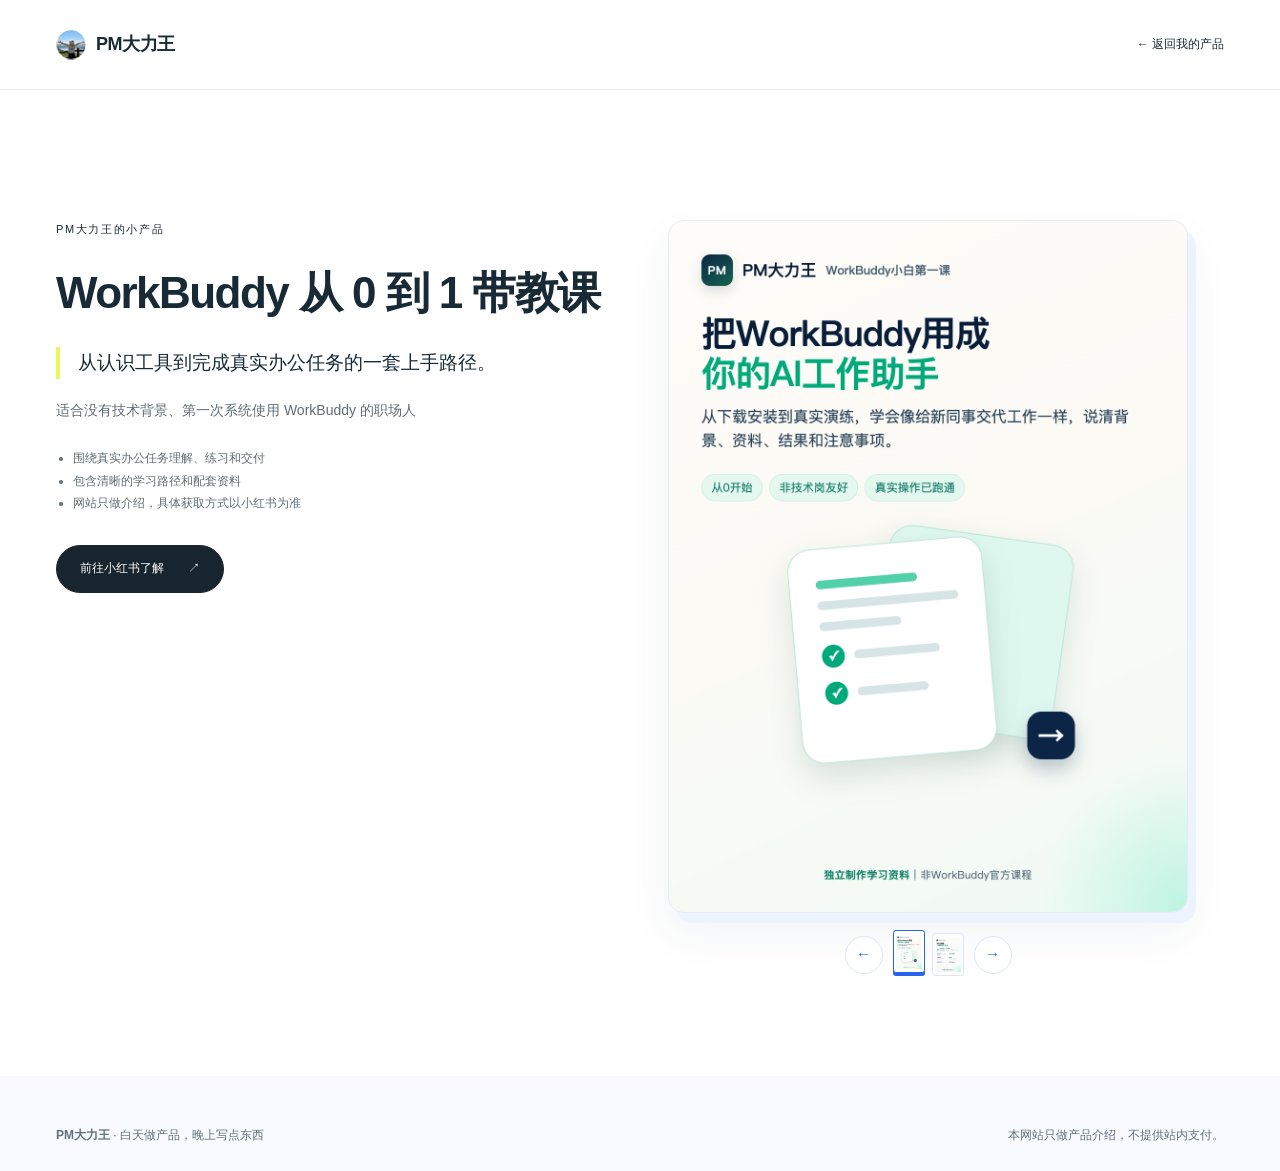
<file: product.html>
<!doctype html>
<html lang="zh-CN">
  <head>
    <meta charset="utf-8">
    <meta name="viewport" content="width=device-width, initial-scale=1, viewport-fit=cover">
    <meta name="description" content="PM大力王的小产品介绍。">
    <meta name="theme-color" content="#ffffff">
    <title>小产品｜PM大力王</title>
    <link rel="icon" type="image/png" href="assets/brand/pm-daliwang-avatar.png">
    <link rel="stylesheet" href="styles/main.css?v=20261019-sloth">
    <link rel="stylesheet" href="styles/bright.css?v=20261023-full">
    <link rel="stylesheet" href="styles/vitality.css?v=20261025">
    <script type="module" src="js/products.js?v=20261026-name-fix"></script>
  </head>
  <body class="product-page">
    <a class="skip-link" href="#main-content">跳到主要内容</a>
    <header class="site-header site-header--dark"><div class="shell header-inner"><a class="brand" href="index.html"><span class="brand-avatar" aria-hidden="true"><img src="assets/brand/pm-daliwang-avatar.png" alt=""></span><span>PM大力王</span></a><a class="back-link" href="index.html#product">← 返回我的产品</a></div></header>
    <main id="main-content" class="product-detail"><div class="shell" data-product-detail aria-live="polite"><p class="notice">正在加载产品介绍…</p></div></main>
    <footer class="site-footer site-footer--dark"><div class="shell footer-inner"><p><strong>PM大力王</strong> · 白天做产品，晚上写点东西</p><p>本网站只做产品介绍，不提供站内支付。</p></div></footer>
  </body>
</html>
</file>
<file: styles/main.css>
:root{--ink:#182b32;--muted:#617077;--blue:#afc1c8;--paper:#f7f6f1;--cream:#eeeae1;--line:rgba(24,43,50,.16);--rust:#7b4a32;--radius:18px;--serif:"Songti SC","STSong","Noto Serif CJK SC",serif;--sans:-apple-system,BlinkMacSystemFont,"PingFang SC","Microsoft YaHei",sans-serif}
*{box-sizing:border-box}html{scroll-behavior:smooth;scroll-padding-top:100px}body{margin:0;background:var(--paper);color:var(--ink);font-family:var(--sans);font-size:15px;line-height:1.65;-webkit-font-smoothing:antialiased}a{color:inherit;text-decoration:none}button,input{font:inherit;color:inherit}button,a,input{-webkit-tap-highlight-color:transparent}button{cursor:pointer}button:disabled{cursor:default}button{border:0}img{display:block;max-width:100%}h1,h2,h3,p,figure{margin:0}h1,h2,h3{line-height:1.2;letter-spacing:-.04em}button:focus-visible,a:focus-visible,input:focus-visible,summary:focus-visible{outline:3px solid #91654d;outline-offset:5px}::selection{background:#d7b7a3;color:var(--ink)}[hidden]{display:none!important}.shell{width:min(1240px,calc(100% - 112px));margin-inline:auto}.sr-only,.icon-sprite{position:absolute;width:1px;height:1px;overflow:hidden;clip:rect(0,0,0,0);white-space:nowrap}.skip-link{position:fixed;top:-100px;left:20px;background:white;padding:14px;z-index:100}.skip-link:focus{top:15px}.section{padding:104px 0}section[id]{scroll-margin-top:95px}.serif{font-family:var(--serif);font-weight:500}.eyebrow,.section-index{font-size:11px;letter-spacing:.15em;font-weight:500}.section-index{display:block;margin-bottom:24px;color:var(--muted)}.section-heading{display:flex;justify-content:space-between;align-items:end;gap:32px;margin-bottom:44px}.section-heading h2{font-size:clamp(32px,4.1vw,56px);font-weight:500;line-height:1.24}.section-heading>p{font-size:14px;color:var(--muted);line-height:1.9}.text-link{display:inline-flex;align-items:center;gap:20px;border-bottom:1px solid var(--line);padding:8px 0;font-size:13px}.text-link:hover{color:var(--rust)}.button{display:inline-flex;align-items:center;justify-content:center;gap:24px;min-height:48px;border:1px solid transparent;border-radius:100px;padding:12px 23px;font-size:12px;font-weight:500;transition:transform .2s,background .2s}.button:hover{transform:translateY(-3px)}.button--primary{background:var(--ink);color:white}.button--primary:hover{background:#30464f}.button--outline,.button--quiet{border-color:var(--line);background:transparent}.button--outline:hover,.button--quiet:hover{background:#ffffff30}
.site-header{height:88px;position:absolute;inset:0 0 auto;z-index:20;background:transparent}.header-inner{display:flex;align-items:center;justify-content:space-between;height:100%;gap:24px}.brand{display:inline-flex;align-items:center;gap:10px;font-weight:650;white-space:nowrap;font-size:18px;letter-spacing:-.5px}.brand-avatar{width:30px;height:30px;overflow:hidden;border-radius:50%;flex:none}.brand-avatar img{width:100%;height:100%;object-fit:cover}.brand-period{color:var(--rust)}.site-nav{display:flex;align-items:center;gap:32px}.site-nav a{font-size:12px;letter-spacing:.1em;position:relative;padding:10px 0}.site-nav a:after{content:"";height:1px;background:currentColor;position:absolute;bottom:5px;left:0;width:0;transition:width .2s}.site-nav a:hover:after{width:100%}.header-contact{border:1px solid #182b3245;border-radius:99px;font-size:11px;padding:8px 20px;display:flex;gap:20px}
.hero{background:radial-gradient(ellipse at 25% 75%,#d2dce0 0,transparent 47%),linear-gradient(120deg,#a6b9c2,#b7c8cd);position:relative;overflow:hidden;min-height:min(860px,100svh);padding-top:100px}.hero-layout{display:grid;grid-template-columns:1fr 1fr;gap:64px;align-items:center;min-height:660px;height:calc(100svh - 150px);max-height:770px}.mascot-stage{position:relative;align-self:stretch;display:flex;align-items:end;justify-content:center;min-width:0;padding-bottom:35px}.mascot{display:block;width:min(100%,530px);position:relative;padding:0;background:none;border:0;transform-origin:50% 96%;animation:breathe 6s ease-in-out infinite;touch-action:pan-y;isolation:isolate}.mascot-image{width:100%;height:auto;filter:drop-shadow(0 6px 3px #20323b12);pointer-events:none}.mascot-ground{position:absolute;bottom:20px;left:12%;width:76%;height:24px;background:#26383d30;border-radius:50%;filter:blur(13px)}.eye{position:absolute;top:20.1%;width:6.9%;height:5%;border-radius:49%;overflow:hidden;pointer-events:none}.eye--left{left:34.55%}.eye--right{left:54.85%}.pupil{position:absolute;width:70%;height:79%;left:15%;top:10%;border-radius:50%;background:radial-gradient(circle at 39% 30%,#fff 0 10%,#ffffff25 11% 18%,#111 19% 43%,#39291d 60%,#231911 80%,#422a1b 100%);box-shadow:0 0 2px #20130e;transform:translate(var(--eye-x,0px),var(--eye-y,0px));will-change:transform}.pupil:after{content:"";width:13%;height:13%;background:#ffffff9c;position:absolute;right:20%;bottom:18%;border-radius:50%}.eyelid{position:absolute;inset:0;background:#a88665;border-radius:50%;transform:translateY(-110%)}.is-blinking .eyelid{animation:blink .23s ease-in-out}.mascot.is-greeting{animation:greet .8s ease-in-out}.mascot-note{position:absolute;top:19%;left:0;font-size:12px;color:#324b56;transform:rotate(-8deg)}.mascot-note-line{display:block;width:45px;height:18px;border-bottom:1px solid #324b5680;border-radius:50%;transform:rotate(25deg);margin-left:45px}.mascot-hint{position:absolute;bottom:3px;left:0;right:0;text-align:center;font-size:10px;color:#4c626b;letter-spacing:.1em}.hero-copy{padding:25px 0 45px}.hero-eyebrow{display:flex;align-items:center;gap:14px;margin-bottom:30px;color:#49616c;font-size:10px}.hero-eyebrow>span{width:26px;height:1px;background:#49616c7a}.hero h1{font-family:var(--serif);font-size:clamp(43px,4.7vw,68px);font-weight:500;line-height:1.35;letter-spacing:-.055em;white-space:nowrap}.hero-emphasis{color:var(--rust)}.hero-subtitle{font-size:14px;color:#415862;margin:26px 0 30px;line-height:1.95}.hero-actions{display:flex;flex-wrap:wrap;gap:10px}.hero-facts{display:grid;grid-template-columns:repeat(3,1fr);margin-top:40px;padding-top:22px;border-top:1px solid #182b3220;gap:16px}.hero-facts a{display:flex;flex-direction:column;gap:6px}.hero-facts strong{font-family:var(--serif);font-size:27px;font-weight:500}.hero-facts span{font-size:10px;letter-spacing:.09em;color:#4b616a}.hero-bottom{border-top:1px solid #182b3220;min-height:50px;padding:14px 4%;display:flex;justify-content:space-between;gap:20px;font-size:9px;letter-spacing:.15em;color:#49616c}.hero-bottom a:hover{color:var(--rust)}
.content-section{background:var(--paper)}.content-tabs{display:flex;gap:26px;border-bottom:1px solid var(--line)}.content-tabs button{background:none;padding:13px 0;position:relative;color:var(--muted);font-size:13px}.content-tabs button span{font-size:9px;margin-left:7px;opacity:.55}.content-tabs [aria-selected=true]{color:var(--ink)}.content-tabs [aria-selected=true]:after{content:"";height:2px;background:var(--ink);position:absolute;bottom:-1px;left:0;right:0}.platform-note{font-size:11px;color:var(--muted);padding:15px 0 22px;min-height:55px}.work-grid{display:grid;grid-template-columns:repeat(6,1fr);gap:18px}.work-card{grid-column:span 2;display:flex;flex-direction:column;min-width:0;border-radius:5px;overflow:hidden;transition:transform .25s}.work-card:nth-child(-n+2){grid-column:span 3}.work-card:hover{transform:translateY(-5px)}.work-art{height:190px;padding:24px;position:relative;overflow:hidden;background:var(--cream);display:flex;flex-direction:column;justify-content:space-between}.work-card:nth-child(-n+2) .work-art{height:260px}.work-art small{font-size:10px;letter-spacing:.1em;position:relative;z-index:1}.work-art strong{font-size:clamp(24px,3vw,38px);font-weight:500;line-height:1.3;max-width:85%;position:relative;z-index:1;white-space:pre-line}.work-art:after{content:"";position:absolute;width:180px;height:180px;border:1px solid currentColor;opacity:.15;border-radius:50%;right:-45px;bottom:-55px}.work-art .work-glyph{position:absolute;right:20px;bottom:15px;font-family:Georgia,serif;font-size:110px;line-height:1;opacity:.12}.work-tone-0{background:#c4d1d0}.work-tone-1{background:#ded3c5}.work-tone-2{background:#d4d8ca}.work-tone-3{background:#273e47;color:#f6f3e9}.work-tone-4{background:#dac2b7}.work-meta{display:flex;justify-content:space-between;gap:20px;padding:17px 0 8px;font-size:10px;color:var(--muted)}.work-card h3{font-size:15px;line-height:1.55;font-weight:550;letter-spacing:0;padding-bottom:10px}.work-card .work-open{font-size:12px;display:flex;justify-content:space-between;border-top:1px solid var(--line);padding:10px 0}.work-placeholder{border:1px dashed #8c989d55;padding:22px;min-height:170px;border-radius:5px;background:#eeede780}.work-placeholder:hover{transform:none}.work-placeholder span{font-family:var(--serif);font-size:30px;color:#a2aaa7}.work-placeholder h3{margin:16px 0 8px;font-size:15px}.work-placeholder p{font-size:12px;color:var(--muted)}
.skills-section{background:#eeeae1}.skills-grid{display:grid;grid-template-columns:1.15fr 1fr;gap:20px}.skill-card{padding:32px;background:#f8f6f0;border:1px solid #182b3210;border-radius:10px;display:block;transition:background .2s,transform .2s}.skill-card:hover{background:#fff;transform:translateY(-4px)}.skill-meta{display:flex;justify-content:space-between;gap:20px;font-size:10px;color:var(--muted);margin-bottom:26px;letter-spacing:.07em}.skill-card h3{font-size:25px;font-weight:500;margin-bottom:16px}.skill-card p{font-size:13px;line-height:1.9;color:var(--muted)}.skill-card--main h3{font-family:var(--serif);font-size:46px;line-height:1.25;margin-top:40px}.skill-stack{display:grid;gap:20px}.handoff-demo{display:flex;align-items:center;justify-content:space-between;gap:8px;margin:50px 0 35px;padding:26px 12px;border:1px solid var(--line);border-radius:6px;background:#edece3}.handoff-demo>div{min-width:0;text-align:center}.handoff-demo span{font-size:9px;color:var(--muted);display:block;white-space:nowrap}.handoff-demo strong{font-size:15px;display:block;font-weight:500}.handoff-line{opacity:.5}.handoff-file{padding:12px 9px;background:#d4dfda;border-radius:4px}.skill-link{display:flex;justify-content:space-between;font-size:12px;border-top:1px solid var(--line);padding-top:18px}.team-demo,.collab-demo{display:flex;gap:10px;margin-top:22px;font-size:10px;align-items:center}.team-demo span{background:#e7ece5;border-radius:50%;width:42px;height:42px;display:grid;place-items:center}.team-demo i{color:#a8b4ae;font-style:normal}.collab-demo span{border:1px solid var(--line);padding:6px 13px;border-radius:4px}.collab-demo span:last-child{background:#d7e2d8}
.directory{padding:104px 0;background:#fafaf7}.resource-title{display:flex;gap:14px;align-items:baseline}.resource-title strong{font-family:var(--serif);font-size:86px;font-weight:400;line-height:1}.resource-title span{font-size:32px;letter-spacing:-.04em}.catalog-tools{border:1px solid var(--line);background:#f0f1eb;padding:18px;border-radius:12px}.hero-search{display:flex;align-items:center;gap:14px;background:white;border:1px solid #182b3217;padding:10px 18px;min-height:58px;border-radius:7px}.hero-search input{min-width:0;width:100%;border:0;outline:0;background:transparent;font-size:15px}.hero-search:focus-within{outline:2px solid #667b83;outline-offset:1px}.search-clear{background:none;font-size:12px;flex:none;min-height:36px}.quick-filters{display:flex;justify-content:space-between;gap:16px;align-items:center;margin-top:13px}.filter-row{display:flex;gap:7px;flex-wrap:wrap}.filter-chip,.filter-more{font-size:12px;padding:8px 13px;min-height:38px;border:1px solid #182b3220;border-radius:99px;background:transparent;white-space:nowrap}.filter-chip.is-active{background:var(--ink);border-color:var(--ink);color:white}.filter-more{flex:none;border:0;text-decoration:underline;text-underline-offset:4px}.selected-filters{display:flex;gap:8px;flex-wrap:wrap;margin-top:12px}.selected-filters button{background:#e2e5dd;font-size:11px;padding:5px 10px;border-radius:5px}.selected-filters span{margin-left:10px}.results-bar{display:flex;justify-content:space-between;align-items:center;gap:20px;margin:28px 0 15px}.results-summary{font-size:12px}.access-note{font-size:10px;color:var(--muted)}.resource-list{border-top:1px solid var(--line)}.resource-item{display:flex;align-items:center;justify-content:space-between;gap:20px;padding:14px 9px;border-bottom:1px solid var(--line);transition:background .2s,padding .2s}.resource-item:hover{background:#eeeee6;padding-left:17px}.resource-item h3{font-size:15px;line-height:1.4;letter-spacing:0;font-weight:550}.resource-item__content{min-width:0}.resource-item__meta{display:flex;gap:7px;flex-wrap:wrap;font-size:10px;color:var(--muted);margin-top:5px}.resource-item__meta span{background:#eceee7;padding:1px 7px;border-radius:3px}.resource-item__problem{font-size:11px;color:var(--muted);margin-top:5px;line-height:1.5}.resource-item__open{flex:none;font-size:21px}.empty-state{padding:40px 20px;text-align:center;grid-column:1/-1}.empty-state button{margin-top:16px}.pagination{display:flex;gap:10px;align-items:center;justify-content:center;margin-top:24px}.pagination button{width:38px;height:38px;border:1px solid var(--line);border-radius:50%;background:transparent;font-size:12px}.pagination button[aria-current=page]{background:var(--ink);color:white}.pagination button:disabled{opacity:.3}.pagination__pages{display:flex;gap:7px;align-items:center}.pagination__status{display:none;font-size:12px}.filter-dialog{width:min(550px,calc(100% - 32px));max-height:85svh;overflow:auto;border:0;border-radius:16px;padding:0;background:#f7f6f1;color:var(--ink)}dialog::backdrop{background:#10202780;backdrop-filter:blur(5px)}.filter-panel__header,.filter-panel__footer{padding:22px;display:flex;justify-content:space-between;align-items:center;gap:20px}.filter-panel__header strong{font-size:22px}.filter-close{width:40px;height:40px;border-radius:50%;background:#e9e9df;font-size:25px}.filter-panel__body{padding:0 22px}.filter-panel__body details{border-top:1px solid var(--line);padding:15px 0}.filter-panel__body summary{font-size:14px;cursor:pointer}.filter-options{display:flex;flex-wrap:wrap;gap:8px;padding-top:15px}.filter-options button{border:1px solid var(--line);border-radius:99px;padding:8px 14px;font-size:12px;background:none;min-height:38px}.filter-options .is-active{background:var(--ink);color:white}.filter-reset{background:none;font-size:13px}.filter-panel__footer{border-top:1px solid var(--line);position:sticky;bottom:0;background:var(--paper)}
.product{background:#e6e8df}.product-layout{display:grid;grid-template-columns:230px minmax(0,1fr);gap:30px}.product-shelf{display:flex;flex-direction:column;gap:12px}.product-shelf__item,.product-shelf__coming{padding:22px;text-align:left;border:1px solid var(--line);border-radius:8px;background:transparent;display:flex;flex-direction:column;gap:12px}.product-shelf__item span{font-size:10px;color:var(--muted)}.product-shelf__item strong{font-size:16px;font-weight:500;line-height:1.5}.product-shelf__item.is-active{background:var(--ink);color:white}.product-shelf__item.is-active span{color:#b7c7ca}.product-shelf__coming{border-style:dashed;color:var(--muted);min-height:160px;justify-content:center}.product-shelf__coming>span{font-size:25px}.product-shelf__coming strong{font-size:14px;font-weight:500}.product-shelf__coming small{font-size:11px}.product-showcase{display:grid;grid-template-columns:1fr .9fr;gap:28px;align-items:center;padding:28px;background:#f7f6ef;border-radius:12px;min-width:0}.product-gallery{min-width:0}.product-gallery__viewport{background:#eae9df;border-radius:6px;overflow:hidden;aspect-ratio:3/4;display:grid;place-items:center}.product-gallery__image{width:100%;height:100%;margin:0}.product-gallery__image img{width:100%;height:100%;object-fit:contain;display:block}.product-gallery__controls{display:flex;align-items:center;justify-content:center;gap:14px;margin-top:13px}.product-gallery__controls>button{width:38px;height:38px;flex:none;background:transparent;border:1px solid var(--line);border-radius:50%}.product-gallery__thumbs{display:flex;gap:7px;justify-content:center;min-width:0;flex-wrap:wrap}.product-gallery__thumbs button{width:32px;height:43px;padding:2px;background:none;border:1px solid transparent;border-radius:3px}.product-gallery__thumbs button[aria-pressed=true]{border-color:var(--rust)}.product-gallery__thumbs img{width:100%;height:100%;object-fit:contain}.product-card__kicker{font-size:10px;color:var(--muted);margin-bottom:20px}.product-showcase h3{font-size:25px;line-height:1.45;font-weight:500;margin-bottom:18px}.product-showcase__copy>p:not(.product-card__kicker){color:var(--muted);font-size:13px}.product-showcase__highlights,.check-list{padding-left:17px;font-size:12px;color:var(--muted);line-height:1.9;margin:25px 0}.product-showcase .button{font-size:11px;gap:10px;padding:12px 18px}
.about{background:#f7f6f1}.about-layout{display:grid;grid-template-columns:.8fr 1.2fr;align-items:center;gap:100px}.about-portrait{position:relative;text-align:center}.about-avatar{width:100%;height:auto;aspect-ratio:1;border-radius:50%;object-fit:cover;border:8px solid white}.about-portrait>span{display:block;font-size:11px;color:var(--muted);margin-top:22px;transform:rotate(-4deg)}.about-copy h2{font-size:42px;font-weight:500;margin-bottom:28px}.about-copy>p{font-size:14px;line-height:2;color:var(--muted);margin-top:16px}.about-copy .about-lead{font-size:17px;color:var(--ink);font-weight:500}.about-links{display:grid;grid-template-columns:repeat(4,1fr);gap:8px;margin-top:28px}.social-link{display:flex;align-items:center;justify-content:center;gap:7px;background:none;border:1px solid var(--line);border-radius:99px;padding:9px 10px;min-height:44px;font-size:11px;white-space:nowrap}.social-link:hover{background:#ebece4}.social-link__icon{width:20px;height:20px;flex:none}.wechat-icon{color:#0aaf62}.github-about{margin-top:15px}.wechat-dialog{position:fixed;border:0;width:min(430px,calc(100% - 32px));border-radius:16px;background:var(--paper);color:var(--ink);padding:36px;max-height:85svh;overflow:auto}.wechat-dialog .filter-close{position:absolute;right:16px;top:16px}.wechat-dialog h2{font-size:32px;margin:30px 0 20px}.wechat-dialog p:not(.eyebrow){font-size:14px;margin:18px 0}.wechat-dialog .button{margin:8px 0;width:100%}.wechat-dialog .text-link{display:flex;justify-content:center}.wechat-dialog .wechat-small{font-size:11px!important;color:var(--muted)}.social-feedback{position:fixed;bottom:25px;left:50%;transform:translateX(-50%);z-index:100;background:var(--ink);color:white;border-radius:10px;padding:15px 22px;font-size:13px;max-width:90vw;text-align:center;box-shadow:0 10px 30px #14252d22}.site-footer{background:#1a3038;color:#edece4;padding:50px 0 25px}.footer-inner{display:flex;align-items:center;justify-content:space-between;gap:24px}.footer-brand{font-size:32px;font-weight:600;letter-spacing:-.06em}.footer-brand span{color:#b28a6c}.footer-inner p{font-size:12px;color:#a5b5b9}.back-top{width:44px;height:44px;border:1px solid #ffffff30;border-radius:50%;display:grid;place-items:center}.footer-bottom{border-top:1px solid #ffffff20;padding-top:22px;margin-top:40px;display:flex;justify-content:space-between;font-size:10px;letter-spacing:.1em;color:#a5b5b9}
.product-page{background:#e6e8df}.product-page .site-header{position:relative}.back-link{font-size:12px}.product-detail{padding:60px 0 100px;min-height:75vh}.product-detail__layout{display:grid;grid-template-columns:1fr 1fr;gap:80px;align-items:start}.product-detail__copy{position:sticky;top:40px}.product-detail h1{font-size:44px;line-height:1.3;margin:26px 0}.product-detail__summary{font-size:19px;margin-bottom:20px}.product-detail__audience{font-size:14px;color:var(--muted)}.product-detail__actions{margin-top:30px}.product-detail .product-gallery{max-width:520px}.notice{font-size:13px;color:var(--muted)}
.skip-link{opacity:0;pointer-events:none}.skip-link:focus{opacity:1;pointer-events:auto}
.site-header:not(.site-header--dark){position:fixed;transition:background .2s}.site-header.is-scrolled{background:#f7f6f1f2;backdrop-filter:blur(12px);border-bottom:1px solid var(--line)}html{scroll-padding-top:0}section[id]{scroll-margin-top:112px}#top{scroll-margin-top:0}.product-page .site-header{position:relative!important}
@keyframes breathe{0%,100%{transform:translateY(0) rotate(-.25deg)}50%{transform:translateY(-5px) rotate(.25deg)}}@keyframes blink{0%,100%{transform:translateY(-110%)}50%{transform:translateY(0)}}@keyframes greet{0%,100%{transform:rotate(0)}25%{transform:rotate(-3deg)}70%{transform:rotate(3deg)}}
@media(min-width:1500px){.hero-layout{gap:100px}.mascot-stage{padding-bottom:25px}}
@media(max-width:1100px){.shell{width:calc(100% - 72px)}.hero-layout{gap:30px;min-height:590px;height:calc(100svh - 150px)}.hero h1{font-size:48px}.hero-actions .button{padding:11px 16px;gap:10px;font-size:11px}.mascot-note{top:26%;left:-10px}.about-layout{gap:55px}.about-links{grid-template-columns:repeat(2,1fr)}.product-layout{grid-template-columns:190px 1fr;gap:18px}.product-showcase{gap:20px;padding:20px}.product-showcase h3{font-size:21px}.skills-grid{grid-template-columns:1fr 1fr}.skill-card{padding:26px}.skill-card--main h3{font-size:39px}.site-nav{gap:22px}}
@media(max-width:760px){html{scroll-padding-top:20px}.shell{width:calc(100% - 40px)}.site-header{height:100px}.header-inner{align-content:center;display:grid;grid-template-columns:1fr auto;gap:10px 20px}.brand{font-size:16px}.brand-avatar{width:27px;height:27px}.header-contact{font-size:10px;padding:6px 13px;grid-column:2;grid-row:1}.site-nav{grid-row:2;grid-column:1/-1;justify-content:space-between;gap:15px;border-top:1px solid #182b3217;padding-top:5px}.site-nav a{font-size:11px;padding:4px 0}.hero{padding-top:110px;min-height:0}.hero-layout{display:flex;flex-direction:column;height:auto;max-height:none;min-height:0;gap:0}.mascot-stage{order:1;width:100%;height:285px;min-height:0;align-items:end;padding-bottom:12px}.mascot{width:245px}.mascot-ground{bottom:5px;left:25%;width:50%;height:15px}.mascot-note{top:27%;left:4%;font-size:10px}.mascot-hint{bottom:0;font-size:8px;left:auto;right:0;max-width:70px;line-height:1.7}.hero-copy{order:2;padding:20px 0 28px;width:100%;text-align:center}.hero-eyebrow{justify-content:center;font-size:9px;margin-bottom:16px}.hero h1{font-size:43px;line-height:1.22;letter-spacing:-.055em}.hero-subtitle{font-size:12px;margin:18px 0 22px;line-height:1.8}.desktop-break{display:none}.hero-actions{justify-content:center;gap:8px}.hero-actions .button{min-height:44px;padding:10px 17px;font-size:11px}.hero-facts{margin-top:25px;padding-top:17px;text-align:left;gap:12px}.hero-facts strong{font-size:24px}.hero-facts span{font-size:9px;letter-spacing:0}.hero-bottom{font-size:8px;justify-content:center;min-height:38px;padding:10px 15px}.hero-bottom>span{display:none}.section,.directory{padding:65px 0}.section-heading{gap:20px;margin-bottom:28px;align-items:end}.section-heading h2{font-size:32px}.section-index{font-size:9px;margin-bottom:17px;letter-spacing:.1em}.section-heading>p{font-size:10px}.section-heading>.text-link{font-size:10px}.content-tabs{gap:0;justify-content:space-between}.content-tabs button{font-size:12px;padding:10px 0}.content-tabs button span{font-size:8px;margin-left:4px}.platform-note{font-size:10px;line-height:1.7;padding:12px 0 18px}.work-grid{grid-template-columns:1fr 1fr;gap:22px 12px}.work-card,.work-card:nth-child(-n+2){grid-column:span 1}.work-card:first-child{grid-column:1/-1}.work-art,.work-card:nth-child(-n+2) .work-art{height:170px;padding:17px}.work-card:first-child .work-art{height:225px;padding:24px}.work-art strong{font-size:22px;max-width:100%}.work-card:first-child .work-art strong{font-size:32px}.work-art small{font-size:8px}.work-art .work-glyph{font-size:75px}.work-meta{font-size:9px;gap:5px;padding-top:12px;flex-wrap:wrap}.work-card h3{font-size:12px;line-height:1.5}.work-card .work-open{font-size:10px}.work-placeholder{padding:18px;min-height:160px}.work-placeholder h3{font-size:13px}.work-placeholder p{font-size:11px}.skills-grid{grid-template-columns:1fr;gap:14px}.skill-stack{gap:14px}.skill-card{padding:24px}.skill-card--main h3{font-size:38px;margin-top:25px}.skill-meta{margin-bottom:20px;font-size:9px}.skill-card h3{font-size:24px}.skill-card--main h3{font-size:38px}.skill-card p{font-size:12px}.handoff-demo{margin:30px 0 25px;padding:20px 10px}.handoff-demo strong{font-size:13px}.handoff-demo span{font-size:8px}.resource-title{gap:10px}.resource-title strong{font-size:64px}.resource-title span{font-size:22px}.directory .section-heading>p{display:none}.catalog-tools{padding:12px;border-radius:10px}.hero-search{padding:8px 12px;gap:8px;min-height:49px}.hero-search input{font-size:13px}.quick-filters{gap:7px;align-items:start}.filter-row{gap:6px}.filter-chip{padding:6px 10px;font-size:10px;min-height:34px}.filter-more{padding:7px 0;font-size:10px;min-height:34px}.results-bar{margin-top:21px}.results-summary{font-size:11px}.access-note{display:none}.resource-item{padding:12px 3px;gap:12px}.resource-item h3{font-size:13px}.resource-item__meta{font-size:9px;gap:4px}.resource-item__meta span{padding:1px 5px}.resource-item__problem{font-size:10px;display:-webkit-box;-webkit-line-clamp:2;-webkit-box-orient:vertical;overflow:hidden}.resource-item__open{font-size:18px}.pagination{gap:20px}.pagination__pages{display:none}.pagination__status{display:block}.product-layout{grid-template-columns:1fr;gap:18px}.product-shelf{display:grid;grid-template-columns:1fr 1fr;gap:10px}.product-shelf__item,.product-shelf__coming{padding:15px;min-height:110px;gap:8px}.product-shelf__item strong{font-size:13px}.product-shelf__coming strong{font-size:12px}.product-shelf__coming>span{font-size:19px}.product-showcase{grid-template-columns:1fr;padding:22px;gap:25px}.product-gallery--inline{max-width:310px;margin:auto;width:100%}.product-card__kicker{margin-bottom:12px}.product-showcase h3{font-size:23px}.product-showcase__highlights{margin:16px 0 22px}.about-layout{grid-template-columns:1fr;gap:40px}.about-portrait{max-width:210px;margin:0 auto}.about-portrait>span{font-size:10px;margin-top:15px}.about-copy h2{font-size:33px}.about-copy>p{font-size:12px}.about-copy .about-lead{font-size:16px}.about-links{grid-template-columns:repeat(4,1fr);gap:5px}.social-link{gap:4px;font-size:10px;padding:8px 5px}.social-link__icon{width:16px;height:16px}.social-link>span:last-child:not(:first-child){font-size:9px}.site-footer{padding-top:35px}.footer-inner{flex-wrap:wrap;gap:18px}.footer-brand{font-size:25px}.footer-inner p{font-size:10px}.footer-bottom{font-size:9px;margin-top:25px}.back-top{width:36px;height:36px}.product-page .site-header{height:75px}.product-page .header-inner{display:flex}.product-detail{padding:30px 0 70px}.product-detail__layout{grid-template-columns:1fr;gap:35px}.product-detail__copy{position:static}.product-detail h1{font-size:33px}.product-detail__summary{font-size:16px}.product-detail .product-gallery{width:100%;max-width:420px;margin:auto}.wechat-dialog{padding:28px}.filter-dialog{border-radius:16px 16px 0 0;margin:auto 0 0;width:100%;max-width:100%;max-height:85svh}.filter-panel__footer{padding-bottom:max(22px,env(safe-area-inset-bottom))}}
@media(max-width:360px){.shell{width:calc(100% - 32px)}.hero h1{font-size:37px}.hero-actions .button{font-size:10px;padding-inline:13px}.about-links{grid-template-columns:repeat(2,1fr)}.mascot-note{left:0}.section-heading h2{font-size:29px}.resource-title span{font-size:20px}}
@media(prefers-reduced-motion:reduce){html{scroll-behavior:auto}*,*:before,*:after{animation:none!important;transition:none!important;scroll-behavior:auto!important}.mascot{transform:none!important}.pupil{will-change:auto}}
</file>
<file: styles/bright.css>
/* Whole-site light edition. Existing mascot art/renderer and selected hero are unchanged. */
:root{--paper:#fff;--ink:#11191b;--muted:#616d75;--line:#e5eaee;--rust:#2863ed;--accent:#2863ed;--brand:#2863ed}
body{color:var(--ink);background-color:#fff;background-image:linear-gradient(#e9eef44d 1px,transparent 1px),linear-gradient(90deg,#e9eef44d 1px,transparent 1px);background-size:44px 44px;background-attachment:scroll}
::selection{background:#f1fa55;color:#11191b}
.section,.directory{padding:84px 0;border-color:var(--line)}
.section-heading{margin-bottom:38px}.section-index{color:#6a7780;font-size:11px;letter-spacing:.13em}
.section-heading h2,.about-copy h2{font-weight:750;letter-spacing:-.045em;color:var(--ink)}
.section-heading .serif,.about-copy h2 .serif{font-family:inherit;font-weight:450}
.site-header.is-scrolled{background:#fffffff2;border-bottom:1px solid var(--line);backdrop-filter:blur(14px)}
.site-nav a:hover,.site-nav a[aria-current="location"]{color:#174fda}
.site-nav a[aria-current="location"]:after{background:#f0f634;height:4px}
.hero-scroll a:hover,.footer-brand span{color:#2863ed}
.hero-scroll a:focus-visible,:is(.button,.work-open,.social-link,.open-tools-grid a,.discovery-pause,.platform-more):focus-visible{outline:3px solid #2863ed;outline-offset:5px}
.platform-jump{gap:10px;flex-wrap:wrap;padding:0;border:0;margin-bottom:12px}
.platform-jump a{background:#fff;border:1px solid var(--line);padding:10px 20px;border-radius:30px;transition:background .2s,transform .25s}
.platform-jump a:hover{background:#f3f8ff;transform:translateY(-3px)}
.works-snapshot-note{margin:0;padding:0 0 20px;border-bottom:1px solid var(--line);font-size:12px;color:#65717a}
.platform-section{margin-top:40px}.platform-heading{margin-bottom:23px;min-height:64px}
.platform-identity{display:flex;align-items:baseline;gap:18px;flex-wrap:wrap;min-width:0}
.platform-identity h3{margin:0;font-size:25px;letter-spacing:-.04em}
.platform-total{margin:0;font-size:12px;color:#65717a;white-space:nowrap}.platform-total strong{font-weight:650;color:var(--ink)}
#works-douyin{--platform:#222735;--card-tint:#f4f5fc}#works-xiaohongshu{--platform:#e94b68;--card-tint:#fff2f6}#works-channels{--platform:#27876a;--card-tint:#ecfaf6}#works-wechat{--platform:#2b8a57;--card-tint:#eff9f2}
.work-grid{gap:28px}
.work-card,.work-card:first-child,.work-card:nth-child(-n+2){background:transparent;border:0;border-radius:0;box-shadow:none;transform:none;overflow:visible}
.work-card:after{display:none}.work-media{margin:0;border-radius:15px;background:var(--card-tint);aspect-ratio:4/3;border:1px solid #ecf0f4;overflow:hidden;box-shadow:0 2px 0 #11191b03;transition:transform .35s,box-shadow .35s}
.work-media>img{filter:none;object-fit:contain}
.work-body{padding:17px 0 0}.work-meta{padding-bottom:8px;font-size:11px;color:#65717a}
.work-meta>span:last-child{color:#65717a}.work-card h3{font-size:19px;line-height:1.5;min-height:57px;margin-bottom:14px;font-weight:650}
.work-stats{display:flex;gap:20px;padding:0;margin:0 0 16px;border:0;flex-wrap:wrap}
.work-stats>div{display:flex;align-items:baseline;gap:5px}.work-stats dt{font-size:10px;color:#6c7780}.work-stats dd{font-size:12px;font-weight:550;margin:0;color:#283743}
.work-card .work-open{border-top:1px solid var(--line);padding-top:10px;font-size:12px;color:#26313a}
.work-open>span{width:28px;height:28px;background:#eff4ff;color:#2863ed}
#works-wechat .work-grid{gap:20px}#works-wechat .work-media{aspect-ratio:1.15;margin:0}#works-wechat .work-body{padding:14px 0 0}#works-wechat .work-card h3{min-height:88px;font-size:14px;line-height:1.6}#works-wechat .work-stats{gap:7px 12px}#works-wechat .work-open{font-size:11px}
.platform-actions .platform-more--sticker{background:#fff4fa;color:#222b32;border:1px dashed #e7a9c4;border-radius:6px 20px 6px 20px;transform:rotate(-3deg);padding:5px 14px 5px 6px;gap:10px;box-shadow:3px 4px 0 #f5e8f1;min-height:56px}
.platform-more--sticker:before{content:"";position:absolute;top:-6px;left:56px;width:29px;height:11px;background:#f1f950c9;transform:rotate(5deg);z-index:-1}
.platform-more .visit-label{color:#716675}.platform-more .visit-label>span{color:#322c3a}.platform-more .visit-pet{width:46px;height:46px}.platform-more .visit-arrow{color:#393047}
.preview-control{background:#ffffffed;color:#1b2830;border:1px solid #dde5ec;backdrop-filter:blur(8px);font-weight:600;box-shadow:0 3px 10px #13234214;min-height:36px}
.preview-status{font-size:11px;background:#ffffffed;color:#263440}
.open-tools{margin-top:64px;padding-top:32px;border-top:1px solid var(--line)}
.open-tools-heading h3{font-size:22px}.open-tools-heading>span{font-size:12px;color:#65717a}
.open-tools-grid{gap:28px}.open-tools-grid a{padding:28px 0 0;background:transparent;border:0;border-radius:0;box-shadow:none;overflow:visible;display:flex;flex-direction:column;gap:11px}
.open-tools-grid a:after{display:none}.open-tools-grid a>span{font-size:20px;color:#17252e}.open-tools-grid a>small{font-size:14px;color:#65717a}.open-tools-grid b{top:auto;bottom:2px;right:0;background:#eff4ff;color:#2863ed;width:32px;height:32px}
.tool-scene{height:140px;display:flex;align-items:center;justify-content:center;gap:14px;border:1px solid #e7ecf5;border-radius:14px;background:linear-gradient(135deg,#f8fbff,#f2f4ff);margin-bottom:8px;overflow:hidden;position:relative}
.tool-scene--team{background:linear-gradient(135deg,#f7fff8,#f4faeb)}
.tool-node{background:#fff;padding:13px 18px;border:1px solid #dee6f4;border-radius:10px;box-shadow:0 5px 0 #e4ebfa;display:flex;flex-direction:column;align-items:center;gap:9px;transition:transform .4s cubic-bezier(.2,1.5,.5,1)}
.tool-node i{font-style:normal;font-size:24px;color:#2863ed;font-weight:500}.tool-node small{font-size:11px;color:#4b5a66}.tool-flow{color:#2863ed;font-size:20px}.tool-scene--team .tool-node{padding:12px 14px}.tool-scene--team .tool-node i{color:#418358}
.directory:before{background:radial-gradient(ellipse,#e0efff65,transparent 70%)}
.resource-title strong{color:#2863ed}.catalog-tools{border:1px solid var(--line);border-radius:14px;background:#fff;box-shadow:none;padding:16px}
.hero-search{background:#f8faff;border-color:#e2e9f3}.filter-chip,.filter-more{background:#fff;border-color:#e3e8ee;color:#40515e;box-shadow:none}.filter-chip.is-active{background:#19252e;color:#fff;border-color:#19252e}
.filter-chip:hover{box-shadow:none!important}.filter-more{color:#2863ed}.discovery-label{color:#4c6690}
#resource-discovery-items button,.discovery-pause{background:#f6f9ff;color:#45608d;border-color:#e1e9f8}
.resource-item{padding:14px 6px;border-radius:0;border-color:var(--line)}.resource-item h3{font-size:16px;font-weight:600}.resource-item__meta span{background:#f1f5fa;color:#607183}.resource-item__problem{color:#65717a}
.resource-item__arrow{color:#2863ed}.pagination button[aria-current="page"]{background:#2863ed;border-color:#2863ed}
.product-layout{gap:28px}.product-showcase{border:0;background:transparent;border-radius:0;box-shadow:none;padding:0}.product-shelf__item,.product-shelf__coming{background:#fff;border:1px solid var(--line);border-radius:12px;box-shadow:none}.product-shelf__item.is-active{background:#f2f6ff;border-color:#bfd0fa;color:#214fc7}.product-shelf__coming{background:#fbfcfe;color:#64707a}.product-card__kicker{color:#2863ed}
.product-gallery__viewport{background:#f5f8fc;border:1px solid #e6ecf4;border-radius:14px}.product-gallery__image img{object-fit:contain}.product-gallery__controls button{border-color:#dce6f4;background:#fff;color:#2863ed}
.button--primary{background:#19252e;border-color:#19252e;box-shadow:none;color:#fff}.button--primary:hover{background:#2863ed;border-color:#2863ed;box-shadow:0 5px 0 #cbdafa}
.about-layout{grid-template-columns:minmax(0,.8fr) minmax(0,1.2fr);gap:70px;align-items:center}
.about-portrait{position:relative;max-width:350px;justify-self:center}.about-avatar{width:100%;height:auto;aspect-ratio:1;object-fit:cover;border-radius:50%;border:8px solid #fff;box-shadow:0 0 0 1px #e8edf3,12px 14px 0 #f1f6ff}
.about-portrait>span{font-size:12px;display:block;transform:rotate(-4deg);margin-top:22px;color:#4e6272}.about-copy>p{font-size:15px;line-height:1.9;color:#62717c}.about-copy .about-lead{font-size:18px;color:#1c2c36;font-weight:550}.about-copy h2{font-size:42px;margin-bottom:26px}
.about-manifesto{margin:28px 0;border-left:3px solid #f0f636;padding:3px 0 3px 20px;font-size:clamp(20px,2.1vw,27px);line-height:1.9;letter-spacing:-.04em;color:#182a35}.about-manifesto mark{background:linear-gradient(transparent 65%,#edf842 65%);color:inherit;padding:0 2px}.about-manifesto .manifesto-no{color:#2863ed;display:inline-block;transform:rotate(-3deg)}
.about-links{display:flex;flex-wrap:wrap;gap:8px;margin-top:25px}.about-links .social-link{padding:10px 12px;font-size:12px;min-width:0;border:1px solid var(--line);background:#fff;gap:8px}.social-link:hover{background:#f3f8ff}.site-footer{border-color:var(--line);background:#fff;color:#64717a}.footer-brand{color:#182a35}.back-top{background:#f3f7ff;color:#2863ed}
.product-page{background:#fff;color:#182a35}.product-page .site-header{height:90px;padding:0;background:#fff;color:#182a35;border-bottom:1px solid var(--line)}.product-page .brand,.product-page .back-link{color:#182a35}.product-page .product-detail{padding-top:130px}.product-page .site-footer--dark{background:#f8faff;color:#637181}.product-page .product-detail__copy h1{color:#182a35}.product-page .product-gallery__viewport{background:#f6f8fc}
/* Short brand entrance, never a claim about download progress. */
.entry-screen{display:none;position:fixed;inset:0;z-index:10000;background:#fff;background-image:linear-gradient(#edf0f5 1px,transparent 1px),linear-gradient(90deg,#edf0f5 1px,transparent 1px);background-size:48px 48px;place-items:center;transition:opacity .3s;animation:entry-failsafe .1s 3.8s both}
.entry-active .entry-screen{display:grid}.entry-screen[hidden]{display:none!important}.entry-center{display:flex;flex-direction:column;align-items:center;gap:20px}.entry-pet{width:112px;height:105px;border-radius:50%;position:relative;overflow:hidden;background:#f5fa67;box-shadow:7px 6px 0 #f4f8b1;animation:entry-bob 1.4s ease-in-out 2}.entry-pet img{position:absolute;width:185px;max-width:none;height:auto;left:50%;top:-1px;transform:translateX(-50%)}.entry-center p{font-size:13px;letter-spacing:.12em;margin:7px 0 0}.entry-center progress{width:120px;height:4px;border:0;appearance:none;background:#eef0f3;color:#edf33b;border-radius:3px;overflow:hidden}.entry-center progress::-webkit-progress-bar{background:#eef0f3}.entry-center progress::-webkit-progress-value{background:#eaf22d}.entry-center progress::-moz-progress-bar{background:#eaf22d}.entry-center button{font:inherit;font-size:11px;color:#65717a;padding:10px;border:0;background:transparent;cursor:pointer;min-height:44px}.entry-center button:focus-visible{outline:2px solid #2863ed;border-radius:8px}.entry-leaving{display:grid;opacity:0;pointer-events:none}
.entry-active .type-glyph,.entry-active .type-letter,.entry-active .type-love:after{animation-play-state:paused!important}
@keyframes entry-bob{0%,100%{transform:translateY(0) rotate(-5deg)}50%{transform:translateY(-9px) rotate(5deg)}}
@keyframes entry-failsafe{to{visibility:hidden;pointer-events:none}}
@media(hover:hover) and (prefers-reduced-motion:no-preference){
 .work-card:hover{transform:none;box-shadow:none;border:0}.work-card:hover .work-media{transform:translateY(-5px);box-shadow:0 12px 24px #17304c12}.work-card:hover .work-open>span{background:#2863ed;transform:translate(3px,-3px);color:white}
 .platform-actions .platform-more--sticker:hover{transform:translateY(-7px) rotate(5deg) scale(1.06);box-shadow:5px 8px 0 #f3dfed}.platform-more--sticker:hover .visit-pet{transform:translateY(-7px) rotate(-17deg) scale(1.12)}.platform-more--sticker:hover .visit-arrow{transform:translate(5px,-6px) rotate(16deg)}
 .open-tools-grid a:hover{background:transparent;transform:none}.open-tools-grid a:hover .tool-node:nth-child(1){transform:translateY(-6px) rotate(-5deg)}.open-tools-grid a:hover .tool-node:last-child{transform:translateY(-6px) rotate(5deg)}.open-tools-grid a:hover b{transform:translate(3px,-3px);background:#2863ed;color:#fff}
 .resource-item:hover{background:#f5f9ff;box-shadow:inset 3px 0 #2863ed}.resource-item:hover h3{color:#2863ed}
 .about-manifesto:hover .manifesto-no{transform:rotate(2deg) translateY(-2px)}
}
.product-shelf__item.is-active span,.footer-inner p,.footer-bottom,.site-footer p{color:#61707a}
.supplemental-work{display:inline-flex;gap:20px;margin-top:22px;padding:10px 0;color:#2863ed;border-bottom:1px solid #cbdafa;font-size:14px}.supplemental-work:hover span{transform:translate(3px,-3px)}.supplemental-work span{transition:transform .2s}
@media(max-width:1100px){#works-wechat .work-grid{grid-auto-columns:200px}}
@media(max-width:760px){
 .section,.directory{padding:52px 0}.section-heading{margin-bottom:25px;gap:15px}.section-heading h2{font-size:30px}.section-heading>p{font-size:12px}.section-index{margin-bottom:14px}.platform-jump{gap:7px}.platform-jump a{padding:9px 12px;font-size:12px}.works-snapshot-note{font-size:10px;padding-bottom:16px}
 .platform-section{margin-top:27px}.platform-heading{gap:10px;margin-bottom:16px}.platform-identity{flex-direction:column;align-items:flex-start;gap:4px}.platform-identity h3{font-size:22px}.platform-total{font-size:10px}.platform-actions .platform-more{padding:4px 10px 4px 4px;gap:6px;min-height:48px}.platform-more .visit-pet{width:38px;height:38px}.visit-pet img{width:72px}.platform-more .visit-label>span{font-size:13px}.platform-more .visit-label{font-size:9px}
 .work-grid{gap:20px;grid-auto-columns:min(77vw,310px);padding:8px 1px 20px}.work-media{margin:0;aspect-ratio:4/3}.work-body{padding:13px 0 0}.work-card h3{font-size:17px;min-height:51px}.work-stats{gap:14px}.work-stats dt{font-size:10px}.work-stats dd{font-size:12px}.work-card .work-open{font-size:12px}#works-wechat .work-grid{grid-auto-columns:220px}
 .open-tools{margin-top:35px;padding-top:25px}.open-tools-heading{gap:10px}.open-tools-heading h3{font-size:19px}.open-tools-heading>span{font-size:10px}.open-tools-grid{grid-template-columns:1fr;gap:22px}.open-tools-grid a{padding-top:10px}.tool-scene{height:125px}.open-tools-grid a>span{font-size:18px}
 .catalog-tools{padding:12px}.resource-item{padding:13px 4px}.resource-item h3{font-size:15px}.resource-item__problem{font-size:11px;line-height:1.6}.about-layout{grid-template-columns:1fr;gap:40px}.about-portrait{width:210px}.about-copy h2{font-size:34px}.about-copy>p{font-size:14px}.about-manifesto{font-size:22px;padding-left:16px;margin:24px 0}.about-copy .about-lead{font-size:16px}.about-links{gap:8px}.about-links .social-link{padding:10px;font-size:12px}.product-page .product-detail{padding-top:110px}
}
@media(prefers-reduced-motion:reduce){.entry-screen{display:none!important}.entry-pet,.tool-node,.platform-more,.platform-more span,.about-manifesto span{animation:none!important;transition:none!important}.platform-more:hover,.platform-more:hover span,.open-tools-grid a:hover .tool-node{transform:none!important}.entry-active .type-glyph,.entry-active .type-letter{animation:none!important}}
</file>
<file: styles/vitality.css>
/* Product atelier: real covers, light surfaces, expressive but finite motion. */
.product{background:radial-gradient(ellipse at 68% 42%,#eef3ffb8,transparent 60%);isolation:isolate}
.product-layout{grid-template-columns:220px minmax(0,1fr);gap:40px;align-items:start}
.product-shelf{gap:16px;counter-reset:product}
.product-shelf__item{--shelf-accent:#16694e;--shelf-paper:#effbf5;position:relative;isolation:isolate;display:grid;grid-template-columns:1fr 68px;grid-template-rows:auto auto 1fr;gap:12px 10px;min-height:184px;padding:20px;border:1px solid #dce9e3;border-radius:7px 22px 22px 7px;background:linear-gradient(125deg,#fff,var(--shelf-paper));color:#17252d;box-shadow:0 4px 0 #e8efec;cursor:pointer;transition:transform .35s cubic-bezier(.2,.9,.3,1.3),box-shadow .35s,border-color .25s}
.product-shelf__item:nth-child(2n){--shelf-accent:#3156d8;--shelf-paper:#f0f3ff;border-color:#dce2f5;box-shadow:0 4px 0 #e8ecfa}
.product-shelf__item:before{content:'';position:absolute;left:0;top:15px;bottom:15px;width:4px;border-radius:0 3px 3px 0;background:var(--shelf-accent);opacity:.2;transition:opacity .3s}
.product-shelf__item .product-shelf__top{grid-column:1/-1;display:flex;gap:9px;align-items:center;min-height:23px}
.product-shelf__item .product-shelf__number{font-size:12px;font-weight:700;letter-spacing:.08em;color:var(--shelf-accent)}
.product-shelf__item .product-shelf__status{font-size:10px;color:var(--shelf-accent);opacity:0;transition:opacity .2s}
.product-shelf__status:before{content:'';display:inline-block;width:5px;height:5px;border-radius:50%;margin-right:5px;background:currentColor}
.product-shelf__item .product-shelf__arrow{margin-left:auto;width:26px;height:26px;border-radius:50%;background:white;display:grid;place-items:center;font-size:19px;color:var(--shelf-accent);transition:transform .35s,background .35s,color .35s}
.product-shelf__item .product-shelf__book{grid-column:2;grid-row:2/4;align-self:center;position:relative;width:66px;aspect-ratio:3/4;background:#fff;border-radius:3px 7px 7px 3px;box-shadow:3px 2px 0 white,5px 3px 0 #d5dfeb,8px 12px 17px #243c5b1a;transform:rotate(7deg);transition:transform .4s cubic-bezier(.2,.9,.3,1.2)}
.product-shelf__book img{width:100%;height:100%;object-fit:cover;border-radius:inherit}
.product-shelf__book:after{content:'';position:absolute;inset:0;border-radius:inherit;background:linear-gradient(90deg,#1e30431c,transparent 9%,#ffffff80 12%,transparent 18%);pointer-events:none}
.product-shelf__item .product-shelf__label{grid-column:1;grid-row:2;font-size:10px;color:#6e7b84;align-self:end}
.product-shelf__item strong{grid-column:1;grid-row:3;font-size:15px;font-weight:650;line-height:1.65;align-self:start}
.product-shelf__item.is-active{background:linear-gradient(130deg,#fff,var(--shelf-paper));border-color:var(--shelf-accent);color:#162a32;box-shadow:0 6px 0 var(--shelf-paper),0 14px 28px #233d5910;transform:translateX(6px)}
.product-shelf__item.is-active:before{opacity:1}
.product-shelf__item.is-active .product-shelf__status{opacity:1}
.product-shelf__item.is-active .product-shelf__book{transform:rotate(-5deg) translateY(-3px)}
.product-shelf__item.is-active .product-shelf__arrow{color:#fff;background:var(--shelf-accent);transform:rotate(45deg)}
.product-shelf__item:focus-visible{outline:3px solid #2863ed;outline-offset:5px}
.product-shelf__coming{display:grid;grid-template-columns:30px 1fr;gap:4px 10px;min-height:80px;padding:16px 20px;border:1px dashed #d8e2ed;border-radius:12px;background:#ffffff8c}
.product-shelf__coming>span{grid-row:1/3;align-self:center;color:#4264bc;font-size:24px}
.product-shelf__coming strong{font-size:13px}.product-shelf__coming small{font-size:11px}
.product-showcase{grid-template-columns:minmax(0,1fr) minmax(0,.94fr);gap:36px;padding:16px 0 0;align-items:center}
.product-showcase>.product-gallery{position:relative;padding:14px 0 0 12px;isolation:isolate}
.product-showcase>.product-gallery:before{content:'';position:absolute;z-index:-1;inset:2px 9px 65px 22px;border:1px solid #d6e1fb;background:#edf3ff;border-radius:18px;transform:rotate(4deg)}
.product-showcase .product-gallery__viewport{border-radius:12px;border-color:#e3eaf3;box-shadow:0 14px 30px #25406012;transition:transform .45s,box-shadow .45s}
.product-gallery__controls{gap:10px;margin-top:20px}
.product-gallery__controls>button{min-width:38px;min-height:38px;transition:transform .25s,background .25s}
.product-gallery__thumbs button{transition:transform .25s,box-shadow .25s}
.product-gallery__thumbs button[aria-pressed=true]{transform:translateY(-3px);box-shadow:0 3px 0 #2863ed}
.product-showcase__copy{position:relative;padding:22px 0}
.product-showcase__copy .product-card__kicker{display:inline-flex;align-items:center;gap:8px;margin-bottom:20px;font-size:11px;letter-spacing:.13em}
.product-showcase__copy .product-card__kicker:before{content:'✳';font-size:24px;line-height:1;color:#2863ed}
.product-showcase h3{font-size:clamp(23px,2.1vw,31px);font-weight:700;letter-spacing:-.04em;line-height:1.5;margin-bottom:16px;text-wrap:pretty}
.product-showcase__copy>p:not(.product-card__kicker){font-size:14px;line-height:1.9}
.product-showcase__highlights{padding:0;list-style:none;margin:24px 0 28px;font-size:12px;line-height:1.85}
.product-showcase__highlights li{position:relative;padding:8px 0 8px 21px;border-bottom:1px solid #e5ebf199}
.product-showcase__highlights li:before{content:'↗';position:absolute;left:0;color:#2863ed;font-size:13px}
.product-showcase .button{font-size:13px;padding:13px 18px;min-height:48px;gap:24px}
.product-showcase .button>span{display:inline-grid;place-items:center;width:25px;height:25px;border-radius:50%;background:#f1fa55;color:#17252d}

/* Shared feedback: apply to the existing interactions, not a new animation layer. */
.section-heading h2 .drawn-word:after{transform-origin:left center}
.section-heading.is-revealed .drawn-word:after{animation:atelier-underline .7s .15s both cubic-bezier(.22,.7,.3,1)}
.product-showcase.is-revealed>.product-gallery{animation:atelier-cover .6s both cubic-bezier(.2,.8,.2,1)}
.product-showcase.is-revealed>.product-showcase__copy{animation:atelier-copy .55s .1s both cubic-bezier(.2,.8,.2,1)}
.product-showcase.is-revealed .product-card__kicker:before{animation:atelier-star 1s .15s both}
.site-nav a{transition:color .25s,translate .25s}
.resource-item__open,.resource-item__meta span{transition:transform .3s,background .3s,color .3s}
.resource-item__open{display:inline-block}
.about-portrait>span{transition:transform .4s,color .4s}
.work-media,.tool-scene{isolation:isolate}
.work-media:after{content:'';position:absolute;inset:0;pointer-events:none;background:linear-gradient(115deg,transparent 30%,#ffffff45 48%,transparent 65%);transform:translateX(-110%);z-index:2}
@keyframes atelier-underline{from{scale:0 1}to{scale:1 1}}
@keyframes atelier-cover{from{opacity:0;translate:0 18px;rotate:-2deg}to{opacity:1;translate:0 0;rotate:0deg}}
@keyframes atelier-copy{from{opacity:0;translate:18px 0}to{opacity:1;translate:0 0}}
@keyframes atelier-star{0%{transform:rotate(-90deg) scale(.5)}65%{transform:rotate(18deg) scale(1.15)}100%{transform:rotate(0) scale(1)}}
@keyframes atelier-shine{to{transform:translateX(110%)}}
@media(hover:hover) and (pointer:fine) and (prefers-reduced-motion:no-preference){
 .product-shelf__item:hover{transform:translate(7px,-4px) rotate(-1deg);box-shadow:0 8px 0 var(--shelf-paper),0 16px 25px #233d5917;border-color:var(--shelf-accent)}
 .product-shelf__item:hover .product-shelf__book{transform:translateY(-8px) rotate(-9deg) scale(1.05)}
 .product-shelf__item:hover .product-shelf__arrow{transform:translate(2px,-2px)}
 .product-showcase .product-gallery__viewport:hover{transform:translateY(-5px) rotate(-1deg);box-shadow:0 22px 32px #2540601d}
 .product-gallery__controls button:hover{transform:translateY(-3px);background:#eff4ff}
 .product-gallery__controls button:active{transform:translateY(1px)}
 .work-card:hover .work-media:after{animation:atelier-shine .75s ease-out both}
 .site-nav a:hover{translate:0 -2px}
 .resource-item:hover .resource-item__open{transform:translate(4px,-4px) rotate(-8deg);color:#2863ed}
 .resource-item:hover .resource-item__meta span{background:#e6efff;transform:translateX(3px)}
 .open-tools-grid a:hover .tool-flow{animation:cta-nudge .7s ease-in-out 2}
 .about-portrait:hover>span{transform:rotate(2deg) translateY(-4px);color:#2863ed}
 .about-links .social-link:hover{box-shadow:0 4px 0 #e2ebff;transform:translateY(-4px) rotate(-3deg)}
}
.product-shelf__item:active{scale:.98}
.product-page .product-detail__layout{gap:56px}
.product-page .product-gallery__viewport{box-shadow:8px 10px 0 #edf3ff,0 20px 45px #253c5510;border-radius:16px}
.product-page .product-detail__copy h1{letter-spacing:-.035em;text-wrap:pretty}
.product-page .product-detail__summary{border-left:4px solid #eef65a;padding-left:18px}
.product-page .button{transition:background .25s,transform .25s}
.product-page .button:hover{transform:translateY(-3px)}
@media(min-width:761px) and (max-width:1100px){
 .product-layout{grid-template-columns:190px minmax(0,1fr);gap:28px}
 .product-shelf__item{padding:15px;grid-template-columns:1fr 56px}
 .product-shelf__item .product-shelf__book{width:54px}.product-shelf__item strong{font-size:14px}
 .product-showcase{grid-template-columns:1fr;gap:18px;padding-top:0}
 .product-showcase>.product-gallery{width:min(100%,360px);margin:auto}
 .product-showcase__copy{padding:8px 0}.product-showcase__highlights{margin:15px 0 20px}
}
@media(max-width:760px){
 .product{background:radial-gradient(ellipse at 50% 35%,#eef4ff99,transparent 65%)}
 .mobile-product-track{counter-reset:mobile-product;padding-top:8px;padding-bottom:18px}
 .mobile-product-track .product-card{counter-increment:mobile-product;border:0;border-radius:0;background:transparent;overflow:visible}
 .mobile-product-track .product-card__image{position:relative;border:1px solid #e1e9f3;border-radius:16px;background:linear-gradient(135deg,#f3fcf8,#eef3ff);box-shadow:0 5px 0 #e9eef7;aspect-ratio:1.12;overflow:hidden}
 .mobile-product-track .product-card__image img{padding:12px 20px;filter:drop-shadow(4px 8px 7px #20384922)}
 .mobile-product-track .product-card__body{padding:20px 3px 0}
 .mobile-product-track .product-card__kicker{display:flex;align-items:center;gap:8px;font-size:10px}
 .mobile-product-track .product-card__kicker:before{content:counter(mobile-product,decimal-leading-zero);color:#2863ed;background:#eff4ff;padding:3px 8px;border-radius:20px;font-weight:700}
 .mobile-product-track .product-card h3{font-size:19px;line-height:1.6}
 .mobile-product-track .product-card .text-link{background:#1a2933;color:white;border-radius:30px;padding:11px 15px;align-self:flex-start;display:inline-flex;gap:18px;font-size:13px}
 .mobile-product-track .product-card .text-link span{color:#eff65a}
 .mobile-product-coming{border:1px dashed #d8e2ef;background:#ffffff9c;min-height:320px}
 .product-page .product-detail__layout{gap:32px}
 .product-page .product-gallery__viewport{box-shadow:4px 6px 0 #edf3ff}
}
@media(prefers-reduced-motion:reduce){
 .product-shelf__item,.product-shelf__item *,.product-gallery *, .product-showcase *, .section-heading .drawn-word:after,.site-nav a,.resource-item__open,.resource-item__meta span,.about-portrait>span,.work-media:after,.product-page .button{animation:none!important;transition:none!important}
 .product-shelf__item.is-active,.product-shelf__item:active,.product-page .button:hover{transform:none;scale:1}
 .product-showcase.is-revealed>*{opacity:1;translate:none;rotate:none}
}
</file>
